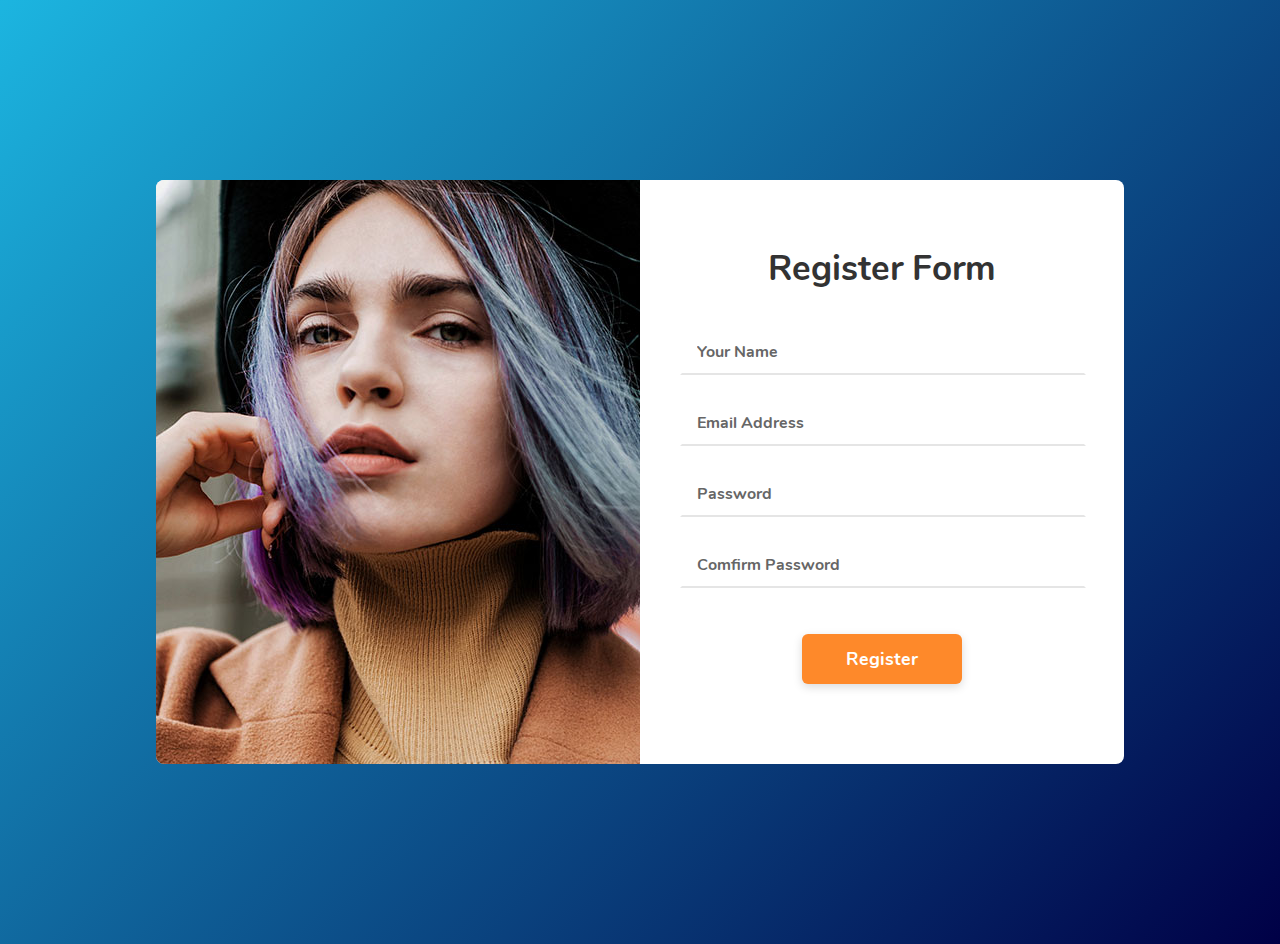
<file: SignalRWebUI/wwwroot/colorlib-regform-32/index.html>
<!DOCTYPE html>
<html>
<head>
	<meta charset="utf-8">
	<title>Form-v6 by Colorlib</title>
	<!-- Mobile Specific Metas -->
	<meta name="viewport" content="width=device-width, initial-scale=1, maximum-scale=1">
	<!-- Font-->
	<link rel="stylesheet" type="text/css" href="css/nunito-font.css">
	<!-- Main Style Css -->
    <link rel="stylesheet" href="css/style.css"/>
</head>
<body class="form-v6">
	<div class="page-content">
		<div class="form-v6-content">
			<div class="form-left">
				<img src="images/form-v6.jpg" alt="form">
			</div>
			<form class="form-detail" action="#" method="post">
				<h2>Register Form</h2>
				<div class="form-row">
					<input type="text" name="full-name" id="full-name" class="input-text" placeholder="Your Name" required>
				</div>
				<div class="form-row">
					<input type="text" name="your-email" id="your-email" class="input-text" placeholder="Email Address" required pattern="[^@]+@[^@]+.[a-zA-Z]{2,6}">
				</div>
				<div class="form-row">
					<input type="password" name="password" id="password" class="input-text" placeholder="Password" required>
				</div>
				<div class="form-row">
					<input type="password" name="comfirm-password" id="comfirm-password" class="input-text" placeholder="Comfirm Password" required>
				</div>
				<div class="form-row-last">
					<input type="submit" name="register" class="register" value="Register">
				</div>
			</form>
		</div>
	</div>
</body><!-- This templates was made by Colorlib (https://colorlib.com) -->
</html>
</file>
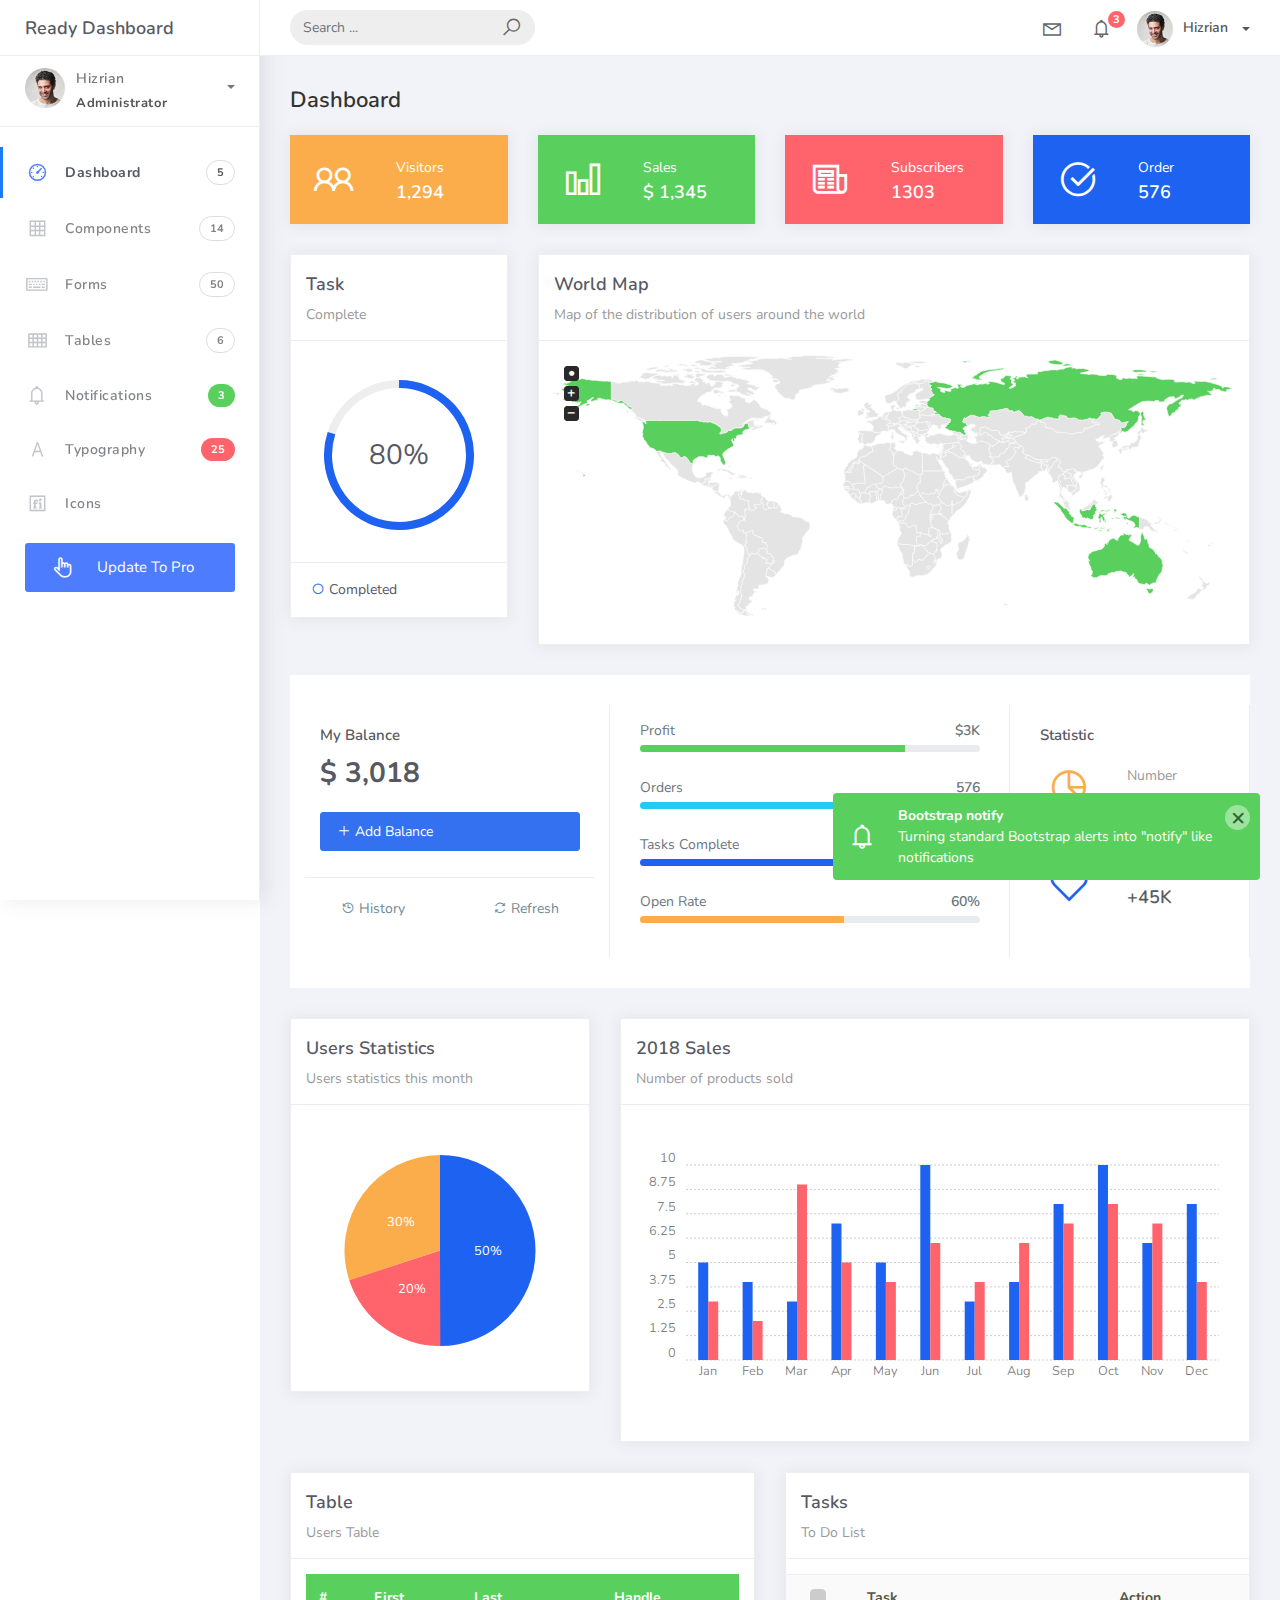
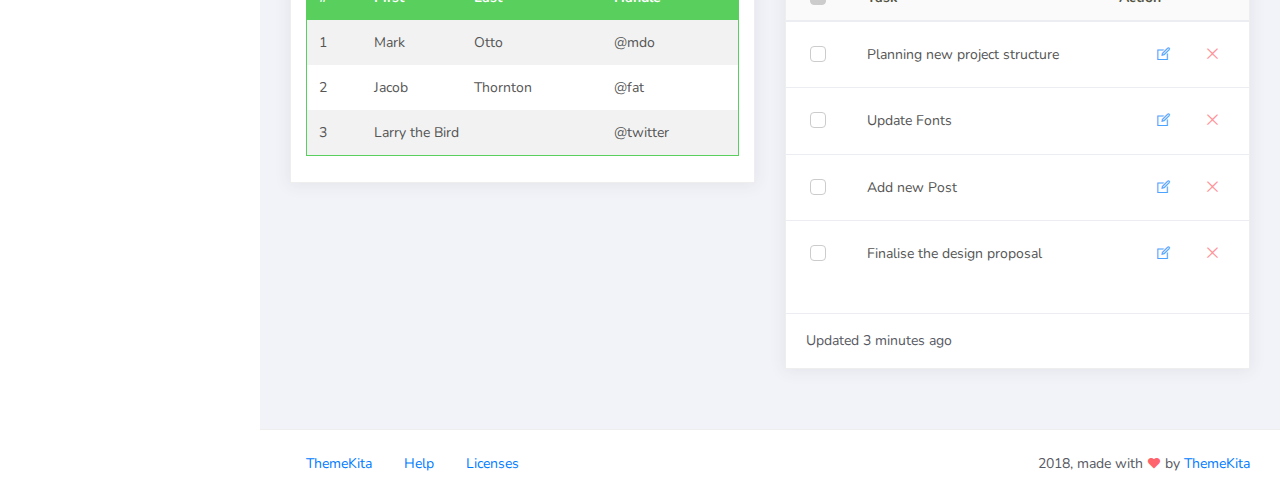
<file: SignalRWebUI/wwwroot/Ready-Bootstrap-Dashboard-master/index.html>
<!DOCTYPE html>
<html>
<head>
	<meta http-equiv="X-UA-Compatible" content="IE=edge,chrome=1" />
	<title>Ready Bootstrap Dashboard</title>
	<meta content='width=device-width, initial-scale=1.0, maximum-scale=1.0, user-scalable=0, shrink-to-fit=no' name='viewport' />
	<link rel="stylesheet" href="assets/css/bootstrap.min.css">
	<link rel="stylesheet" href="https://fonts.googleapis.com/css?family=Nunito:200,200i,300,300i,400,400i,600,600i,700,700i,800,800i,900,900i">
	<link rel="stylesheet" href="assets/css/ready.css">
	<link rel="stylesheet" href="assets/css/demo.css">
</head>
<body>
	<div class="wrapper">
		<div class="main-header">
			<div class="logo-header">
				<a href="index.html" class="logo">
					Ready Dashboard
				</a>
				<button class="navbar-toggler sidenav-toggler ml-auto" type="button" data-toggle="collapse" data-target="collapse" aria-controls="sidebar" aria-expanded="false" aria-label="Toggle navigation">
					<span class="navbar-toggler-icon"></span>
				</button>
				<button class="topbar-toggler more"><i class="la la-ellipsis-v"></i></button>
			</div>
			<nav class="navbar navbar-header navbar-expand-lg">
				<div class="container-fluid">
					
					<form class="navbar-left navbar-form nav-search mr-md-3" action="">
						<div class="input-group">
							<input type="text" placeholder="Search ..." class="form-control">
							<div class="input-group-append">
								<span class="input-group-text">
									<i class="la la-search search-icon"></i>
								</span>
							</div>
						</div>
					</form>
					<ul class="navbar-nav topbar-nav ml-md-auto align-items-center">
						<li class="nav-item dropdown hidden-caret">
							<a class="nav-link dropdown-toggle" href="#" id="navbarDropdown" role="button" data-toggle="dropdown" aria-haspopup="true" aria-expanded="false">
								<i class="la la-envelope"></i>
							</a>
							<div class="dropdown-menu" aria-labelledby="navbarDropdown">
								<a class="dropdown-item" href="#">Action</a>
								<a class="dropdown-item" href="#">Another action</a>
								<div class="dropdown-divider"></div>
								<a class="dropdown-item" href="#">Something else here</a>
							</div>
						</li>
						<li class="nav-item dropdown hidden-caret">
							<a class="nav-link dropdown-toggle" href="#" id="navbarDropdown" role="button" data-toggle="dropdown" aria-haspopup="true" aria-expanded="false">
								<i class="la la-bell"></i>
								<span class="notification">3</span>
							</a>
							<ul class="dropdown-menu notif-box" aria-labelledby="navbarDropdown">
								<li>
									<div class="dropdown-title">You have 4 new notification</div>
								</li>
								<li>
									<div class="notif-center">
										<a href="#">
											<div class="notif-icon notif-primary"> <i class="la la-user-plus"></i> </div>
											<div class="notif-content">
												<span class="block">
													New user registered
												</span>
												<span class="time">5 minutes ago</span> 
											</div>
										</a>
										<a href="#">
											<div class="notif-icon notif-success"> <i class="la la-comment"></i> </div>
											<div class="notif-content">
												<span class="block">
													Rahmad commented on Admin
												</span>
												<span class="time">12 minutes ago</span> 
											</div>
										</a>
										<a href="#">
											<div class="notif-img"> 
												<img src="assets/img/profile2.jpg" alt="Img Profile">
											</div>
											<div class="notif-content">
												<span class="block">
													Reza send messages to you
												</span>
												<span class="time">12 minutes ago</span> 
											</div>
										</a>
										<a href="#">
											<div class="notif-icon notif-danger"> <i class="la la-heart"></i> </div>
											<div class="notif-content">
												<span class="block">
													Farrah liked Admin
												</span>
												<span class="time">17 minutes ago</span> 
											</div>
										</a>
									</div>
								</li>
								<li>
									<a class="see-all" href="javascript:void(0);"> <strong>See all notifications</strong> <i class="la la-angle-right"></i> </a>
								</li>
							</ul>
						</li>
						<li class="nav-item dropdown">
							<a class="dropdown-toggle profile-pic" data-toggle="dropdown" href="#" aria-expanded="false"> <img src="assets/img/profile.jpg" alt="user-img" width="36" class="img-circle"><span >Hizrian</span></span> </a>
							<ul class="dropdown-menu dropdown-user">
								<li>
									<div class="user-box">
										<div class="u-img"><img src="assets/img/profile.jpg" alt="user"></div>
										<div class="u-text">
											<h4>Hizrian</h4>
											<p class="text-muted">hello@themekita.com</p><a href="profile.html" class="btn btn-rounded btn-danger btn-sm">View Profile</a></div>
										</div>
									</li>
									<div class="dropdown-divider"></div>
									<a class="dropdown-item" href="#"><i class="ti-user"></i> My Profile</a>
									<a class="dropdown-item" href="#"></i> My Balance</a>
									<a class="dropdown-item" href="#"><i class="ti-email"></i> Inbox</a>
									<div class="dropdown-divider"></div>
									<a class="dropdown-item" href="#"><i class="ti-settings"></i> Account Setting</a>
									<div class="dropdown-divider"></div>
									<a class="dropdown-item" href="#"><i class="fa fa-power-off"></i> Logout</a>
								</ul>
								<!-- /.dropdown-user -->
							</li>
						</ul>
					</div>
				</nav>
			</div>
			<div class="sidebar">
				<div class="scrollbar-inner sidebar-wrapper">
					<div class="user">
						<div class="photo">
							<img src="assets/img/profile.jpg">
						</div>
						<div class="info">
							<a class="" data-toggle="collapse" href="#collapseExample" aria-expanded="true">
								<span>
									Hizrian
									<span class="user-level">Administrator</span>
									<span class="caret"></span>
								</span>
							</a>
							<div class="clearfix"></div>

							<div class="collapse in" id="collapseExample" aria-expanded="true" style="">
								<ul class="nav">
									<li>
										<a href="#profile">
											<span class="link-collapse">My Profile</span>
										</a>
									</li>
									<li>
										<a href="#edit">
											<span class="link-collapse">Edit Profile</span>
										</a>
									</li>
									<li>
										<a href="#settings">
											<span class="link-collapse">Settings</span>
										</a>
									</li>
								</ul>
							</div>
						</div>
					</div>
					<ul class="nav">
						<li class="nav-item active">
							<a href="index.html">
								<i class="la la-dashboard"></i>
								<p>Dashboard</p>
								<span class="badge badge-count">5</span>
							</a>
						</li>
						<li class="nav-item">
							<a href="components.html">
								<i class="la la-table"></i>
								<p>Components</p>
								<span class="badge badge-count">14</span>
							</a>
						</li>
						<li class="nav-item">
							<a href="forms.html">
								<i class="la la-keyboard-o"></i>
								<p>Forms</p>
								<span class="badge badge-count">50</span>
							</a>
						</li>
						<li class="nav-item">
							<a href="tables.html">
								<i class="la la-th"></i>
								<p>Tables</p>
								<span class="badge badge-count">6</span>
							</a>
						</li>
						<li class="nav-item">
							<a href="notifications.html">
								<i class="la la-bell"></i>
								<p>Notifications</p>
								<span class="badge badge-success">3</span>
							</a>
						</li>
						<li class="nav-item">
							<a href="typography.html">
								<i class="la la-font"></i>
								<p>Typography</p>
								<span class="badge badge-danger">25</span>
							</a>
						</li>
						<li class="nav-item">
							<a href="icons.html">
								<i class="la la-fonticons"></i>
								<p>Icons</p>
							</a>
						</li>
						<li class="nav-item update-pro">
							<button  data-toggle="modal" data-target="#modalUpdate">
								<i class="la la-hand-pointer-o"></i>
								<p>Update To Pro</p>
							</button>
						</li>
					</ul>
				</div>
			</div>
			<div class="main-panel">
				<div class="content">
					<div class="container-fluid">
						<h4 class="page-title">Dashboard</h4>
						<div class="row">
							<div class="col-md-3">
								<div class="card card-stats card-warning">
									<div class="card-body ">
										<div class="row">
											<div class="col-5">
												<div class="icon-big text-center">
													<i class="la la-users"></i>
												</div>
											</div>
											<div class="col-7 d-flex align-items-center">
												<div class="numbers">
													<p class="card-category">Visitors</p>
													<h4 class="card-title">1,294</h4>
												</div>
											</div>
										</div>
									</div>
								</div>
							</div>
							<div class="col-md-3">
								<div class="card card-stats card-success">
									<div class="card-body ">
										<div class="row">
											<div class="col-5">
												<div class="icon-big text-center">
													<i class="la la-bar-chart"></i>
												</div>
											</div>
											<div class="col-7 d-flex align-items-center">
												<div class="numbers">
													<p class="card-category">Sales</p>
													<h4 class="card-title">$ 1,345</h4>
												</div>
											</div>
										</div>
									</div>
								</div>
							</div>
							<div class="col-md-3">
								<div class="card card-stats card-danger">
									<div class="card-body">
										<div class="row">
											<div class="col-5">
												<div class="icon-big text-center">
													<i class="la la-newspaper-o"></i>
												</div>
											</div>
											<div class="col-7 d-flex align-items-center">
												<div class="numbers">
													<p class="card-category">Subscribers</p>
													<h4 class="card-title">1303</h4>
												</div>
											</div>
										</div>
									</div>
								</div>
							</div>
							<div class="col-md-3">
								<div class="card card-stats card-primary">
									<div class="card-body ">
										<div class="row">
											<div class="col-5">
												<div class="icon-big text-center">
													<i class="la la-check-circle"></i>
												</div>
											</div>
											<div class="col-7 d-flex align-items-center">
												<div class="numbers">
													<p class="card-category">Order</p>
													<h4 class="card-title">576</h4>
												</div>
											</div>
										</div>
									</div>
								</div>
							</div>
<!-- 							<div class="col-md-3">
								<div class="card card-stats">
									<div class="card-body ">
										<div class="row">
											<div class="col-5">
												<div class="icon-big text-center icon-warning">
													<i class="la la-pie-chart text-warning"></i>
												</div>
											</div>
											<div class="col-7 d-flex align-items-center">
												<div class="numbers">
													<p class="card-category">Number</p>
													<h4 class="card-title">150GB</h4>
												</div>
											</div>
										</div>
									</div>
								</div>
							</div>
							<div class="col-md-3">
								<div class="card card-stats">
									<div class="card-body ">
										<div class="row">
											<div class="col-5">
												<div class="icon-big text-center">
													<i class="la la-bar-chart text-success"></i>
												</div>
											</div>
											<div class="col-7 d-flex align-items-center">
												<div class="numbers">
													<p class="card-category">Revenue</p>
													<h4 class="card-title">$ 1,345</h4>
												</div>
											</div>
										</div>
									</div>
								</div>
							</div>
							<div class="col-md-3">
								<div class="card card-stats">
									<div class="card-body">
										<div class="row">
											<div class="col-5">
												<div class="icon-big text-center">
													<i class="la la-times-circle-o text-danger"></i>
												</div>
											</div>
											<div class="col-7 d-flex align-items-center">
												<div class="numbers">
													<p class="card-category">Errors</p>
													<h4 class="card-title">23</h4>
												</div>
											</div>
										</div>
									</div>
								</div>
							</div>
							<div class="col-md-3">
								<div class="card card-stats">
									<div class="card-body">
										<div class="row">
											<div class="col-5">
												<div class="icon-big text-center">
													<i class="la la-heart-o text-primary"></i>
												</div>
											</div>
											<div class="col-7 d-flex align-items-center">
												<div class="numbers">
													<p class="card-category">Followers</p>
													<h4 class="card-title">+45K</h4>
												</div>
											</div>
										</div>
									</div>
								</div>
							</div> -->
						</div>
						<div class="row">
							<div class="col-md-3">
								<div class="card">
									<div class="card-header">
										<h4 class="card-title">Task</h4>
										<p class="card-category">Complete</p>
									</div>
									<div class="card-body">
										<div id="task-complete" class="chart-circle mt-4 mb-3"></div>
									</div>
									<div class="card-footer">
										<div class="legend"><i class="la la-circle text-primary"></i> Completed</div>
									</div>
								</div>
							</div>
							<div class="col-md-9">
								<div class="card">
									<div class="card-header">
										<h4 class="card-title">World Map</h4>
										<p class="card-category">
										Map of the distribution of users around the world</p>
									</div>
									<div class="card-body">
										<div class="mapcontainer">
											<div class="map">
												<span>Alternative content for the map</span>
											</div>
										</div>
									</div>
								</div>
							</div>
						</div>
						<div class="row row-card-no-pd">
							<div class="col-md-4">
								<div class="card">
									<div class="card-body">
										<p class="fw-bold mt-1">My Balance</p>
										<h4><b>$ 3,018</b></h4>
										<a href="#" class="btn btn-primary btn-full text-left mt-3 mb-3"><i class="la la-plus"></i> Add Balance</a>
									</div>
									<div class="card-footer">
										<ul class="nav">
											<li class="nav-item"><a class="btn btn-default btn-link" href="#"><i class="la la-history"></i> History</a></li>
											<li class="nav-item ml-auto"><a class="btn btn-default btn-link" href="#"><i class="la la-refresh"></i> Refresh</a></li>
										</ul>
									</div>
								</div>
							</div>
							<div class="col-md-5">
								<div class="card">
									<div class="card-body">
										<div class="progress-card">
											<div class="d-flex justify-content-between mb-1">
												<span class="text-muted">Profit</span>
												<span class="text-muted fw-bold"> $3K</span>
											</div>
											<div class="progress mb-2" style="height: 7px;">
												<div class="progress-bar bg-success" role="progressbar" style="width: 78%" aria-valuenow="78" aria-valuemin="0" aria-valuemax="100" data-toggle="tooltip" data-placement="top" title="78%"></div>
											</div>
										</div>
										<div class="progress-card">
											<div class="d-flex justify-content-between mb-1">
												<span class="text-muted">Orders</span>
												<span class="text-muted fw-bold"> 576</span>
											</div>
											<div class="progress mb-2" style="height: 7px;">
												<div class="progress-bar bg-info" role="progressbar" style="width: 65%" aria-valuenow="60" aria-valuemin="0" aria-valuemax="100" data-toggle="tooltip" data-placement="top" title="65%"></div>
											</div>
										</div>
										<div class="progress-card">
											<div class="d-flex justify-content-between mb-1">
												<span class="text-muted">Tasks Complete</span>
												<span class="text-muted fw-bold"> 70%</span>
											</div>
											<div class="progress mb-2" style="height: 7px;">
												<div class="progress-bar bg-primary" role="progressbar" style="width: 70%" aria-valuenow="70" aria-valuemin="0" aria-valuemax="100" data-toggle="tooltip" data-placement="top" title="70%"></div>
											</div>
										</div>
										<div class="progress-card">
											<div class="d-flex justify-content-between mb-1">
												<span class="text-muted">Open Rate</span>
												<span class="text-muted fw-bold"> 60%</span>
											</div>
											<div class="progress mb-2" style="height: 7px;">
												<div class="progress-bar bg-warning" role="progressbar" style="width: 60%" aria-valuenow="60" aria-valuemin="0" aria-valuemax="100" data-toggle="tooltip" data-placement="top" title="60%"></div>
											</div>
										</div>
									</div>
								</div>
							</div>
							<div class="col-md-3">
								<div class="card card-stats">
									<div class="card-body">
										<p class="fw-bold mt-1">Statistic</p>
										<div class="row">
											<div class="col-5">
												<div class="icon-big text-center icon-warning">
													<i class="la la-pie-chart text-warning"></i>
												</div>
											</div>
											<div class="col-7 d-flex align-items-center">
												<div class="numbers">
													<p class="card-category">Number</p>
													<h4 class="card-title">150GB</h4>
												</div>
											</div>
										</div>
										<hr/>
										<div class="row">
											<div class="col-5">
												<div class="icon-big text-center">
													<i class="la la-heart-o text-primary"></i>
												</div>
											</div>
											<div class="col-7 d-flex align-items-center">
												<div class="numbers">
													<p class="card-category">Followers</p>
													<h4 class="card-title">+45K</h4>
												</div>
											</div>
										</div>
									</div>
								</div>
							</div>
						</div>
						<div class="row">
							<div class="col-md-4">
								<div class="card">
									<div class="card-header">
										<h4 class="card-title">Users Statistics</h4>
										<p class="card-category">
										Users statistics this month</p>
									</div>
									<div class="card-body">
										<div id="monthlyChart" class="chart chart-pie"></div>
									</div>
								</div>
							</div>
							<div class="col-md-8">
								<div class="card">
									<div class="card-header">
										<h4 class="card-title">2018 Sales</h4>
										<p class="card-category">
										Number of products sold</p>
									</div>
									<div class="card-body">
										<div id="salesChart" class="chart"></div>
									</div>
								</div>
							</div>
							<div class="col-md-6">
								<div class="card">
									<div class="card-header ">
										<h4 class="card-title">Table</h4>
										<p class="card-category">Users Table</p>
									</div>
									<div class="card-body">
										<table class="table table-head-bg-success table-striped table-hover">
											<thead>
												<tr>
													<th scope="col">#</th>
													<th scope="col">First</th>
													<th scope="col">Last</th>
													<th scope="col">Handle</th>
												</tr>
											</thead>
											<tbody>
												<tr>
													<td>1</td>
													<td>Mark</td>
													<td>Otto</td>
													<td>@mdo</td>
												</tr>
												<tr>
													<td>2</td>
													<td>Jacob</td>
													<td>Thornton</td>
													<td>@fat</td>
												</tr>
												<tr>
													<td>3</td>
													<td colspan="2">Larry the Bird</td>
													<td>@twitter</td>
												</tr>
											</tbody>
										</table>
									</div>
								</div>
							</div>
							<div class="col-md-6">
								<div class="card card-tasks">
									<div class="card-header ">
										<h4 class="card-title">Tasks</h4>
										<p class="card-category">To Do List</p>
									</div>
									<div class="card-body ">
										<div class="table-full-width">
											<table class="table">
												<thead>
													<tr>
														<th>
															<div class="form-check">
																<label class="form-check-label">
																	<input class="form-check-input  select-all-checkbox" type="checkbox" data-select="checkbox" data-target=".task-select">
																	<span class="form-check-sign"></span>
																</label>
															</div>
														</th>
														<th>Task</th>
														<th>Action</th>
													</tr>
												</thead>
												<tbody>
													<tr>
														<td>
															<div class="form-check">
																<label class="form-check-label">
																	<input class="form-check-input task-select" type="checkbox">
																	<span class="form-check-sign"></span>
																</label>
															</div>
														</td>
														<td>Planning new project structure</td>
														<td class="td-actions text-right">
															<div class="form-button-action">
																<button type="button" data-toggle="tooltip" title="Edit Task" class="btn btn-link <btn-simple-primary">
																	<i class="la la-edit"></i>
																</button>
																<button type="button" data-toggle="tooltip" title="Remove" class="btn btn-link btn-simple-danger">
																	<i class="la la-times"></i>
																</button>
															</div>
														</td>
													</tr>
													<tr>
														<td>
															<div class="form-check">
																<label class="form-check-label">
																	<input class="form-check-input task-select" type="checkbox">
																	<span class="form-check-sign"></span>
																</label>
															</div>
														</td>
														<td>Update Fonts</td>
														<td class="td-actions text-right">
															<div class="form-button-action">
																<button type="button" data-toggle="tooltip" title="Edit Task" class="btn btn-link <btn-simple-primary">
																	<i class="la la-edit"></i>
																</button>
																<button type="button" data-toggle="tooltip" title="Remove" class="btn btn-link btn-simple-danger">
																	<i class="la la-times"></i>
																</button>
															</div>
														</td>
													</tr>
													<tr>
														<td>
															<div class="form-check">
																<label class="form-check-label">
																	<input class="form-check-input task-select" type="checkbox">
																	<span class="form-check-sign"></span>
																</label>
															</div>
														</td>
														<td>Add new Post
														</td>
														<td class="td-actions text-right">
															<div class="form-button-action">
																<button type="button" data-toggle="tooltip" title="Edit Task" class="btn btn-link <btn-simple-primary">
																	<i class="la la-edit"></i>
																</button>
																<button type="button" data-toggle="tooltip" title="Remove" class="btn btn-link btn-simple-danger">
																	<i class="la la-times"></i>
																</button>
															</div>
														</td>
													</tr>
													<tr>
														<td>
															<div class="form-check">
																<label class="form-check-label">
																	<input class="form-check-input task-select" type="checkbox">
																	<span class="form-check-sign"></span>
																</label>
															</div>
														</td>
														<td>Finalise the design proposal</td>
														<td class="td-actions text-right">
															<div class="form-button-action">
																<button type="button" data-toggle="tooltip" title="Edit Task" class="btn btn-link <btn-simple-primary">
																	<i class="la la-edit"></i>
																</button>
																<button type="button" data-toggle="tooltip" title="Remove" class="btn btn-link btn-simple-danger">
																	<i class="la la-times"></i>
																</button>
															</div>
														</td>
													</tr>
												</tbody>
											</table>
										</div>
									</div>
									<div class="card-footer ">
										<div class="stats">
											<i class="now-ui-icons loader_refresh spin"></i> Updated 3 minutes ago
										</div>
									</div>
								</div>
							</div>
						</div>
					</div>
				</div>
				<footer class="footer">
					<div class="container-fluid">
						<nav class="pull-left">
							<ul class="nav">
								<li class="nav-item">
									<a class="nav-link" href="http://www.themekita.com">
										ThemeKita
									</a>
								</li>
								<li class="nav-item">
									<a class="nav-link" href="#">
										Help
									</a>
								</li>
								<li class="nav-item">
									<a class="nav-link" href="https://themewagon.com/license/#free-item">
										Licenses
									</a>
								</li>
							</ul>
						</nav>
						<div class="copyright ml-auto">
							2018, made with <i class="la la-heart heart text-danger"></i> by <a href="http://www.themekita.com">ThemeKita</a>
						</div>				
					</div>
				</footer>
			</div>
		</div>
	</div>
	<!-- Modal -->
	<div class="modal fade" id="modalUpdate" tabindex="-1" role="dialog" aria-labelledby="modalUpdatePro" aria-hidden="true">
		<div class="modal-dialog modal-dialog-centered" role="document">
			<div class="modal-content">
				<div class="modal-header bg-primary">
					<h6 class="modal-title"><i class="la la-frown-o"></i> Under Development</h6>
					<button type="button" class="close" data-dismiss="modal" aria-label="Close">
						<span aria-hidden="true">&times;</span>
					</button>
				</div>
				<div class="modal-body text-center">									
					<p>Currently the pro version of the <b>Ready Dashboard</b> Bootstrap is in progress development</p>
					<p>
						<b>We'll let you know when it's done</b></p>
				</div>
				<div class="modal-footer">
					<button type="button" class="btn btn-secondary" data-dismiss="modal">Close</button>
				</div>
			</div>
		</div>
	</div>
</body>
<script src="assets/js/core/jquery.3.2.1.min.js"></script>
<script src="assets/js/plugin/jquery-ui-1.12.1.custom/jquery-ui.min.js"></script>
<script src="assets/js/core/popper.min.js"></script>
<script src="assets/js/core/bootstrap.min.js"></script>
<script src="assets/js/plugin/chartist/chartist.min.js"></script>
<script src="assets/js/plugin/chartist/plugin/chartist-plugin-tooltip.min.js"></script>
<script src="assets/js/plugin/bootstrap-notify/bootstrap-notify.min.js"></script>
<script src="assets/js/plugin/bootstrap-toggle/bootstrap-toggle.min.js"></script>
<script src="assets/js/plugin/jquery-mapael/jquery.mapael.min.js"></script>
<script src="assets/js/plugin/jquery-mapael/maps/world_countries.min.js"></script>
<script src="assets/js/plugin/chart-circle/circles.min.js"></script>
<script src="assets/js/plugin/jquery-scrollbar/jquery.scrollbar.min.js"></script>
<script src="assets/js/ready.min.js"></script>
<script src="assets/js/demo.js"></script>
</html>
</file>
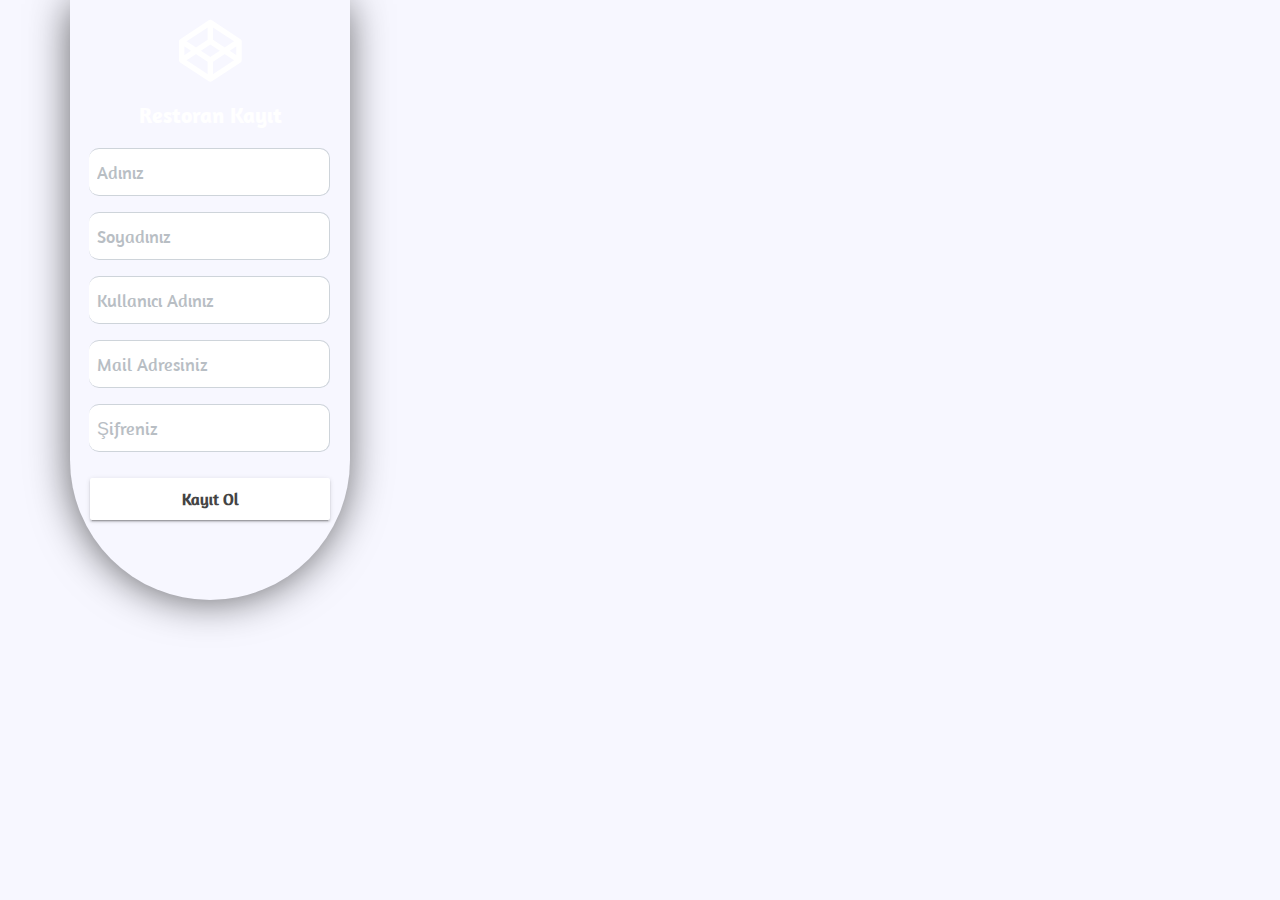
<file: SignalRWebUI/wwwroot/register/index.html>
<!doctype html>
<html lang="en">

<head>
    <meta charset="utf-8">
    <meta name="viewport" content="width=device-width, initial-scale=1, shrink-to-fit=no">
    <title> Free Dental Medical Hospital Website Template | Smarteyeapps.com</title>

    <link rel="shortcut icon" href="assets/images/fav.jpg">
    <link rel="stylesheet" href="assets/css/bootstrap.min.css">
    <link rel="stylesheet" href="assets/css/fontawsom-all.min.css">
    <link rel="stylesheet" type="text/css" href="assets/css/style.css" />
</head>

    <body class="h-100">
        <div class="container-fluid full-bg h-100">
           <div class="container h-100">
              
               <div class="row no-margin">
                   <div class="bg-layer  ">
                       <form action="#">
                        <div class="login-box row">
                           <i class="fab fa-codepen"></i>
                            <h3>Restoran Kayıt</h3>
                            <div class="input-group mb-3">
                              <div class="input-group-prepend">
                              
                              </div>
                              <input style="border-radius: 10px;" type="text" class="form-control form-control-sm" placeholder="Adınız" asp-for="Name" required >
                            </div>
                            <div class="input-group mb-3">
                              <div class="input-group-prepend">
                            
                              </div>
                              <input style="border-radius: 10px;" type="text" class="form-control form-control-sm" placeholder="Soyadınız" asp-for="Surname" required>
                            </div>
                            <div class="input-group mb-3">
                              <div class="input-group-prepend">
                             
                              </div>
                              <input style="border-radius: 10px;" type="text" class="form-control form-control-sm" placeholder="Kullanıcı Adınız" asp-for="Username" required>
                            </div>
                            <div class="input-group mb-3">
                              <div class="input-group-prepend">
                            
                              </div>
                              <input style="border-radius: 10px;" type="email" class="form-control form-control-sm" placeholder="Mail Adresiniz" asp-for="Mail" required>
                            </div>
                            <div class="input-group mb-3">
                              <div class="input-group-prepend">
                       
                              </div>
                              <input style="border-radius: 10px;" type="password" class="form-control form-control-sm" placeholder="Şifreniz"asp-for="Password" required >
                            </div>

                            
                          
                            <button class="btn btn-default">Kayıt Ol</button>
                   
                        </div>
                        </form>
                    </div>    
               </div>
              
           
           </div>
            
        </div>
    </body>

<script src="assets/js/jquery-3.2.1.min.js"></script>
<script src="assets/js/popper.min.js"></script>
<script src="assets/js/bootstrap.min.js"></script>        
<script src="assets/js/script.js"></script>


</html>
</file>
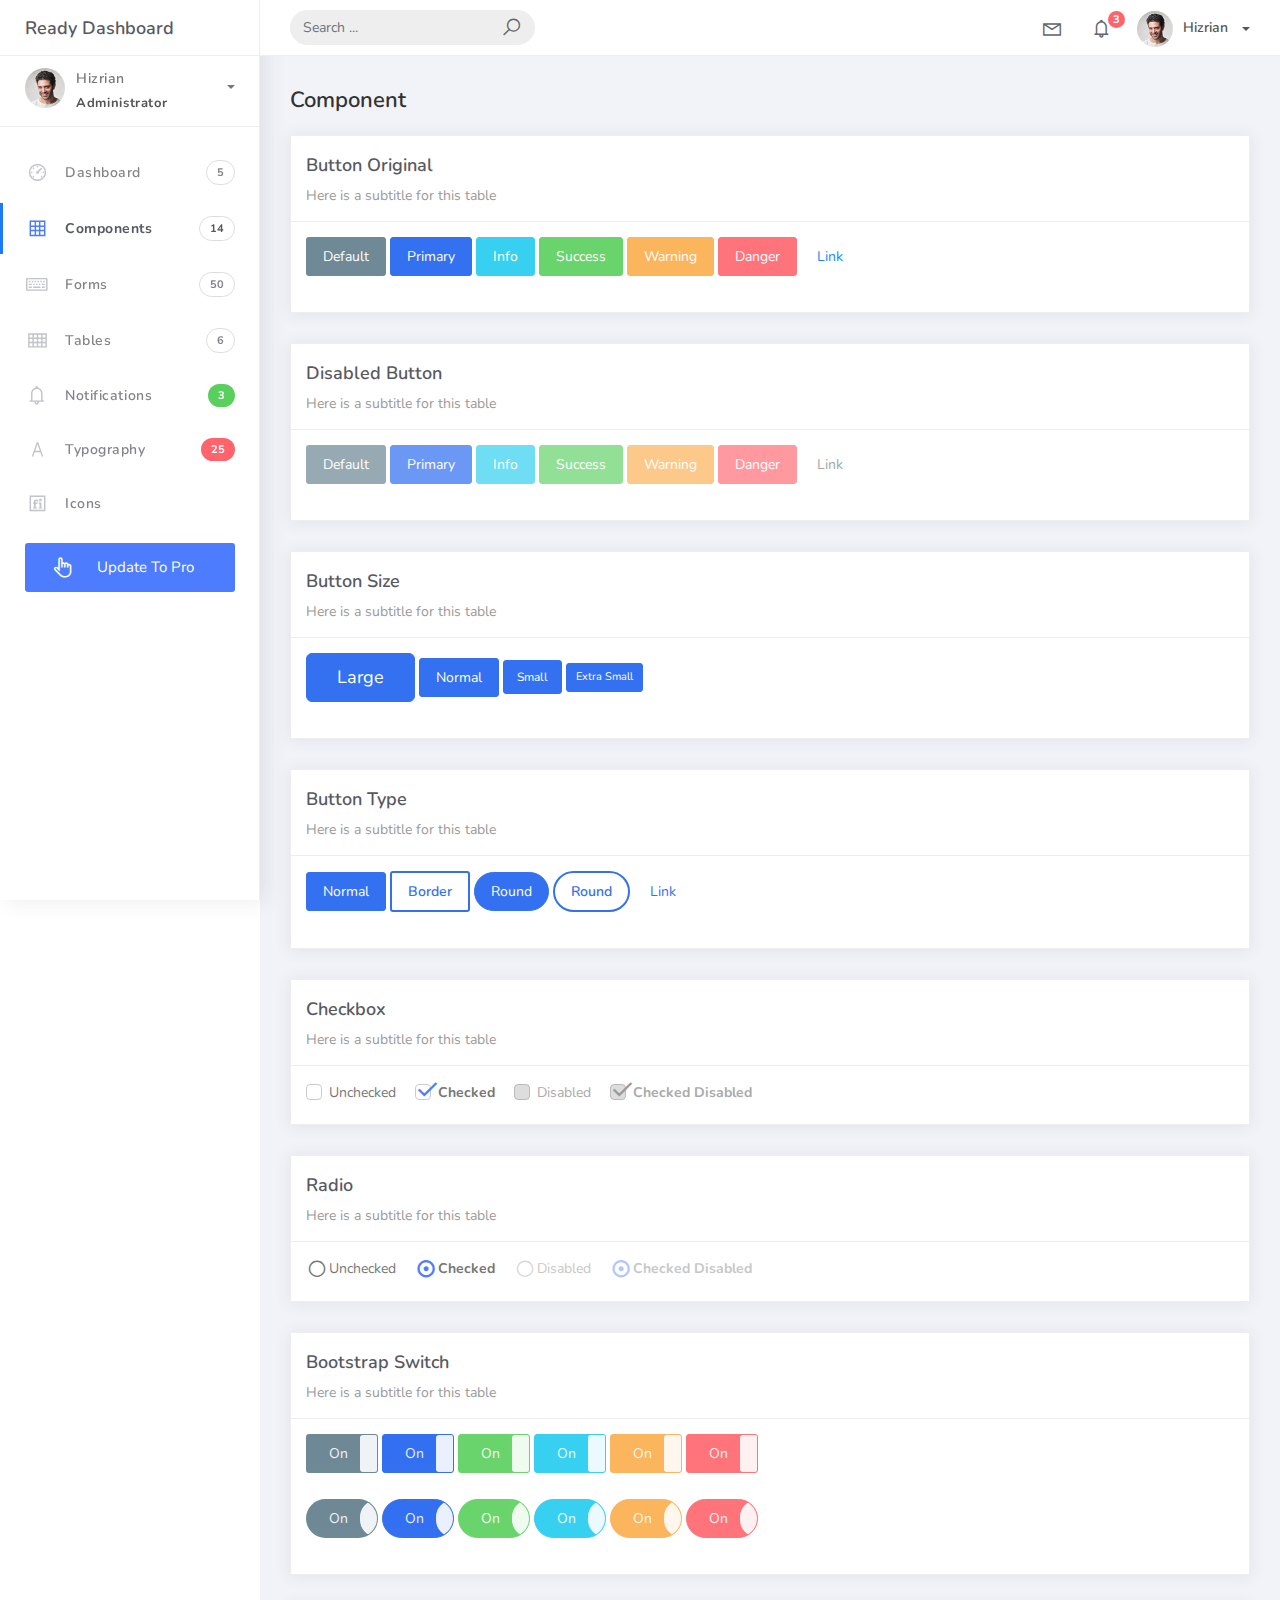
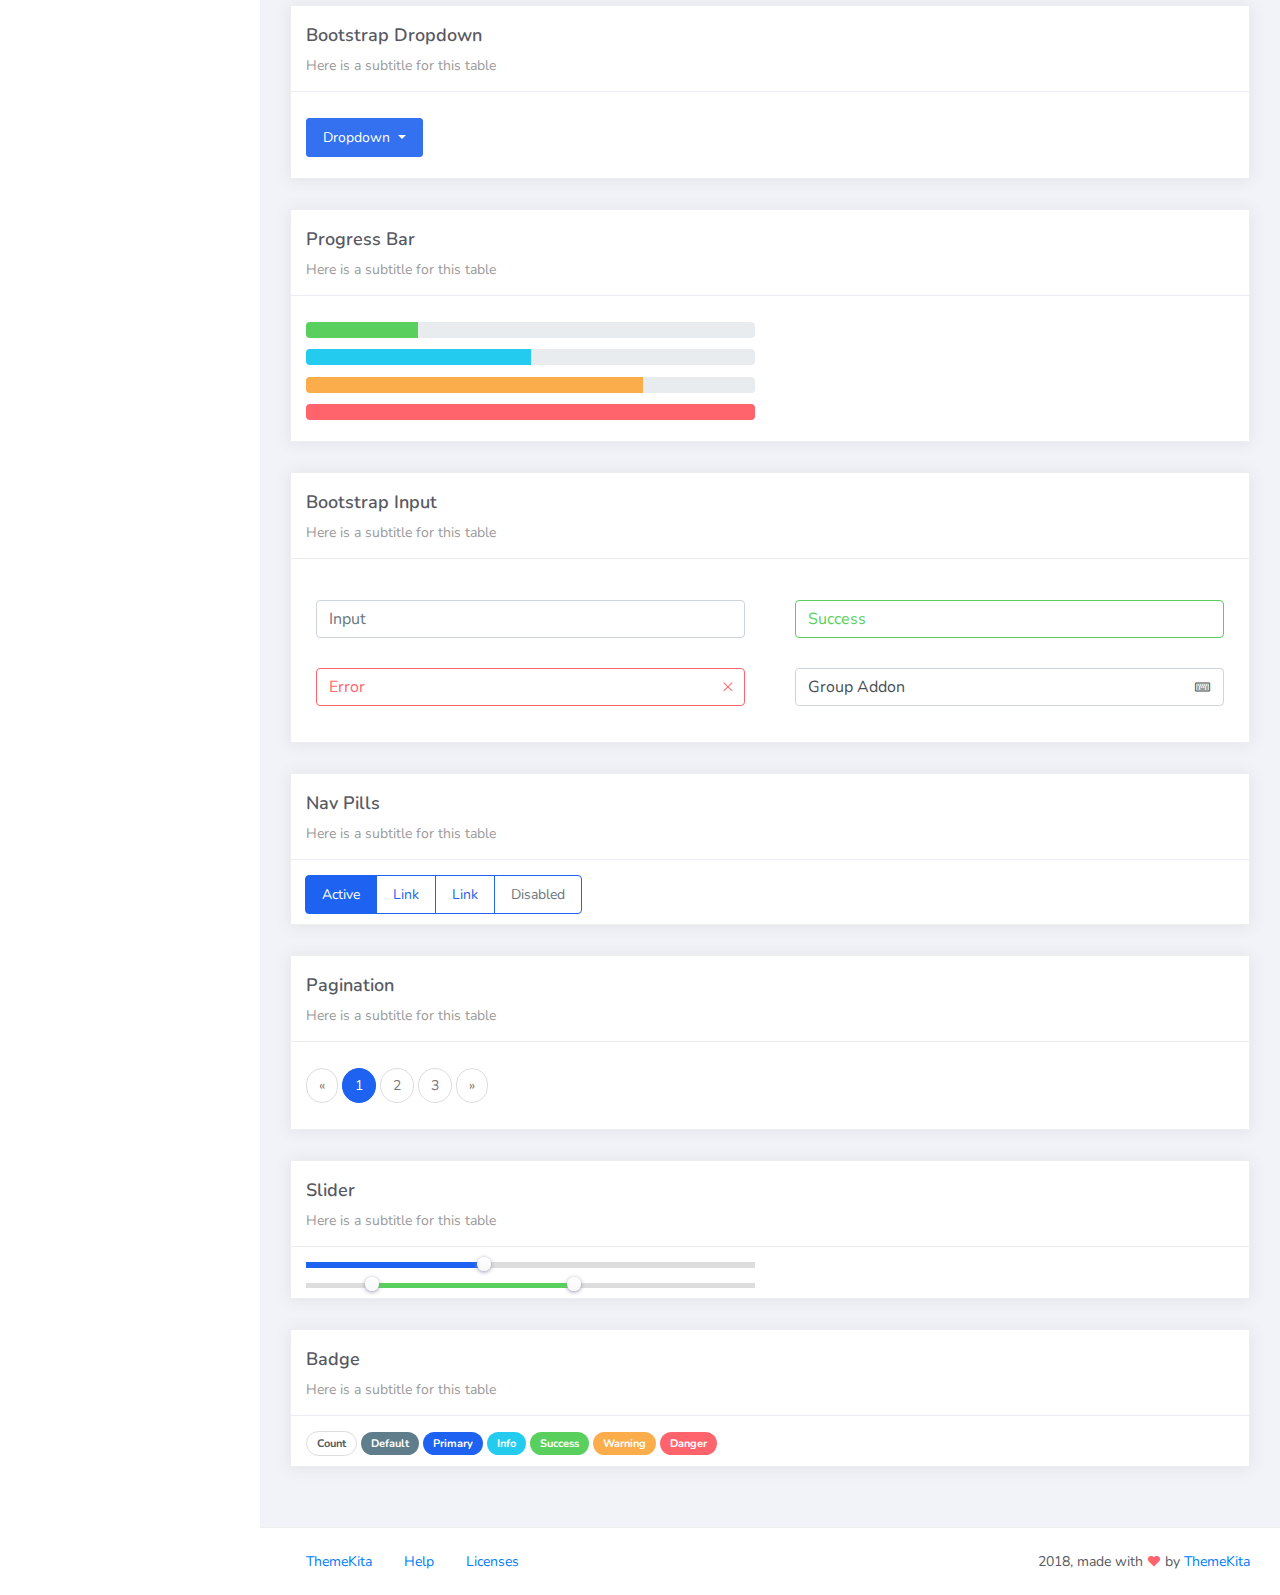
<file: SignalRWebUI/wwwroot/Ready-Bootstrap-Dashboard-master/components.html>
<!DOCTYPE html>
<html>
<head>
	<meta http-equiv="X-UA-Compatible" content="IE=edge,chrome=1" />
	<title>Components - Ready Bootstrap Dashboard</title>
	<meta content='width=device-width, initial-scale=1.0, maximum-scale=1.0, user-scalable=0, shrink-to-fit=no' name='viewport' />
	<link rel="stylesheet" href="assets/css/bootstrap.min.css">
	<link rel="stylesheet" href="https://fonts.googleapis.com/css?family=Nunito:200,200i,300,300i,400,400i,600,600i,700,700i,800,800i,900,900i">
	<link rel="stylesheet" href="assets/css/ready.css">
	<link rel="stylesheet" href="assets/css/demo.css">
</head>
<body>
	<div class="wrapper">
		<div class="main-header">
			<div class="logo-header">
				<a href="index.html" class="logo">
					Ready Dashboard
				</a>
				<button class="navbar-toggler sidenav-toggler ml-auto" type="button" data-toggle="collapse" data-target="collapse" aria-controls="sidebar" aria-expanded="false" aria-label="Toggle navigation">
					<span class="navbar-toggler-icon"></span>
				</button>
				<button class="topbar-toggler more"><i class="la la-ellipsis-v"></i></button>
			</div>
			<nav class="navbar navbar-header navbar-expand-lg">
				<div class="container-fluid">
					
					<form class="navbar-left navbar-form nav-search mr-md-3" action="">
						<div class="input-group">
							<input type="text" placeholder="Search ..." class="form-control">
							<div class="input-group-append">
								<span class="input-group-text">
									<i class="la la-search search-icon"></i>
								</span>
							</div>
						</div>
					</form>
					<ul class="navbar-nav topbar-nav ml-md-auto align-items-center">
						<li class="nav-item dropdown hidden-caret">
							<a class="nav-link dropdown-toggle" href="#" id="navbarDropdown" role="button" data-toggle="dropdown" aria-haspopup="true" aria-expanded="false">
								<i class="la la-envelope"></i>
							</a>
							<div class="dropdown-menu" aria-labelledby="navbarDropdown">
								<a class="dropdown-item" href="#">Action</a>
								<a class="dropdown-item" href="#">Another action</a>
								<div class="dropdown-divider"></div>
								<a class="dropdown-item" href="#">Something else here</a>
							</div>
						</li>
						<li class="nav-item dropdown hidden-caret">
							<a class="nav-link dropdown-toggle" href="#" id="navbarDropdown" role="button" data-toggle="dropdown" aria-haspopup="true" aria-expanded="false">
								<i class="la la-bell"></i>
								<span class="notification">3</span>
							</a>
							<ul class="dropdown-menu notif-box" aria-labelledby="navbarDropdown">
								<li>
									<div class="dropdown-title">You have 4 new notification</div>
								</li>
								<li>
									<div class="notif-center">
										<a href="#">
											<div class="notif-icon notif-primary"> <i class="la la-user-plus"></i> </div>
											<div class="notif-content">
												<span class="block">
													New user registered
												</span>
												<span class="time">5 minutes ago</span> 
											</div>
										</a>
										<a href="#">
											<div class="notif-icon notif-success"> <i class="la la-comment"></i> </div>
											<div class="notif-content">
												<span class="block">
													Rahmad commented on Admin
												</span>
												<span class="time">12 minutes ago</span> 
											</div>
										</a>
										<a href="#">
											<div class="notif-img"> 
												<img src="assets/img/profile2.jpg" alt="Img Profile">
											</div>
											<div class="notif-content">
												<span class="block">
													Reza send messages to you
												</span>
												<span class="time">12 minutes ago</span> 
											</div>
										</a>
										<a href="#">
											<div class="notif-icon notif-danger"> <i class="la la-heart"></i> </div>
											<div class="notif-content">
												<span class="block">
													Farrah liked Admin
												</span>
												<span class="time">17 minutes ago</span> 
											</div>
										</a>
									</div>
								</li>
								<li>
									<a class="see-all" href="javascript:void(0);"> <strong>See all notifications</strong> <i class="la la-angle-right"></i> </a>
								</li>
							</ul>
						</li>
						<li class="nav-item dropdown">
							<a class="dropdown-toggle profile-pic" data-toggle="dropdown" href="#" aria-expanded="false"> <img src="assets/img/profile.jpg" alt="user-img" width="36" class="img-circle"><span >Hizrian</span></span> </a>
							<ul class="dropdown-menu dropdown-user">
								<li>
									<div class="user-box">
										<div class="u-img"><img src="assets/img/profile.jpg" alt="user"></div>
										<div class="u-text">
											<h4>Hizrian</h4>
											<p class="text-muted">hello@themekita.com</p><a href="profile.html" class="btn btn-rounded btn-danger btn-sm">View Profile</a></div>
										</div>
									</li>
									<div class="dropdown-divider"></div>
									<a class="dropdown-item" href="#"><i class="ti-user"></i> My Profile</a>
									<a class="dropdown-item" href="#"></i> My Balance</a>
									<a class="dropdown-item" href="#"><i class="ti-email"></i> Inbox</a>
									<div class="dropdown-divider"></div>
									<a class="dropdown-item" href="#"><i class="ti-settings"></i> Account Setting</a>
									<div class="dropdown-divider"></div>
									<a class="dropdown-item" href="#"><i class="fa fa-power-off"></i> Logout</a>
								</ul>
								<!-- /.dropdown-user -->
							</li>
						</ul>
					</div>
				</nav>
			</div>
			<div class="sidebar">
				<div class="scrollbar-inner sidebar-wrapper">
					<div class="user">
						<div class="photo">
							<img src="assets/img/profile.jpg">
						</div>
						<div class="info">
							<a class="" data-toggle="collapse" href="#collapseExample" aria-expanded="true">
								<span>
									Hizrian
									<span class="user-level">Administrator</span>
									<span class="caret"></span>
								</span>
							</a>
							<div class="clearfix"></div>

							<div class="collapse in" id="collapseExample" aria-expanded="true" style="">
								<ul class="nav">
									<li>
										<a href="#profile">
											<span class="link-collapse">My Profile</span>
										</a>
									</li>
									<li>
										<a href="#edit">
											<span class="link-collapse">Edit Profile</span>
										</a>
									</li>
									<li>
										<a href="#settings">
											<span class="link-collapse">Settings</span>
										</a>
									</li>
								</ul>
							</div>
						</div>
					</div>
					<ul class="nav">
						<li class="nav-item">
							<a href="index.html">
								<i class="la la-dashboard"></i>
								<p>Dashboard</p>
								<span class="badge badge-count">5</span>
							</a>
						</li>
						<li class="nav-item active">
							<a href="components.html">
								<i class="la la-table"></i>
								<p>Components</p>
								<span class="badge badge-count">14</span>
							</a>
						</li>
						<li class="nav-item">
							<a href="forms.html">
								<i class="la la-keyboard-o"></i>
								<p>Forms</p>
								<span class="badge badge-count">50</span>
							</a>
						</li>
						<li class="nav-item">
							<a href="tables.html">
								<i class="la la-th"></i>
								<p>Tables</p>
								<span class="badge badge-count">6</span>
							</a>
						</li>
						<li class="nav-item">
							<a href="notifications.html">
								<i class="la la-bell"></i>
								<p>Notifications</p>
								<span class="badge badge-success">3</span>
							</a>
						</li>
						<li class="nav-item">
							<a href="typography.html">
								<i class="la la-font"></i>
								<p>Typography</p>
								<span class="badge badge-danger">25</span>
							</a>
						</li>
						<li class="nav-item">
							<a href="icons.html">
								<i class="la la-fonticons"></i>
								<p>Icons</p>
							</a>
						</li>
						<li class="nav-item update-pro">
							<button  data-toggle="modal" data-target="#modalUpdate">
								<i class="la la-hand-pointer-o"></i>
								<p>Update To Pro</p>
							</button>
						</li>
					</ul>
				</div>
			</div>
			<div class="main-panel">
				<div class="content">
					<div class="container-fluid">
						<h4 class="page-title">Component</h4>
						<div class="row">
							<div class="col-md-12">
								<div class="card">
									<div class="card-header">
										<h4 class="card-title">Button Original</h4>
										<p class="card-category">Here is a subtitle for this table</p>
									</div>
									<div class="card-body">
										<p class="demo">
											<button class="btn btn-default">Default</button>

											<button class="btn btn-primary">Primary</button>

											<button class="btn btn-info">Info</button>

											<button class="btn btn-success">Success</button>

											<button class="btn btn-warning">Warning</button>

											<button class="btn btn-danger">Danger</button>

											<button class="btn btn-link">Link</button>
										</p>
									</div>
								</div>
							</div>
							<div class="col-md-12">
								<div class="card">
									<div class="card-header">
										<h4 class="card-title">Disabled Button</h4>
										<p class="card-category">Here is a subtitle for this table</p>
									</div>
									<div class="card-body">
										<p class="demo">
											<button class="btn btn-default" disabled="disabled">Default</button>

											<button class="btn btn-primary" disabled="disabled">Primary</button>

											<button class="btn btn-info" disabled="disabled">Info</button>

											<button class="btn btn-success" disabled="disabled">Success</button>

											<button class="btn btn-warning" disabled="disabled">Warning</button>

											<button class="btn btn-danger" disabled="disabled">Danger</button>

											<button class="btn btn-link" disabled>Link</button>
										</p>
									</div>
								</div>
							</div>
							<div class="col-md-12">
								<div class="card">
									<div class="card-header">
										<h4 class="card-title">Button Size</h4>
										<p class="card-category">Here is a subtitle for this table</p>
									</div>
									<div class="card-body">
										<p class="demo">
											<button class="btn btn-primary btn-lg">Large</button>

											<button class="btn btn-primary">Normal</button>

											<button class="btn btn-primary btn-sm">Small</button>

											<button class="btn btn-primary btn-xs">Extra Small</button>
										</p>
									</div>
								</div>
							</div>
							<div class="col-md-12">
								<div class="card">
									<div class="card-header">
										<h4 class="card-title">Button Type</h4>
										<p class="card-category">Here is a subtitle for this table</p>
									</div>
									<div class="card-body">
										<p class="demo">
											<button class="btn btn-primary">Normal</button>
											<button class="btn btn-primary btn-border">Border</button>

											<button class="btn btn-primary btn-round">Round</button>

											<button class="btn btn-primary btn-border btn-round">Round</button>

											<button class="btn btn-primary btn-link">Link</button>
										</p>
									</div>
								</div>
							</div>
							<div class="col-md-12">
								<div class="card">
									<div class="card-header">
										<h4 class="card-title">Checkbox</h4>
										<p class="card-category">Here is a subtitle for this table</p>
									</div>
									<div class="card-body">
										<p class="demo">
											<label class="form-check-label">
												<input class="form-check-input" type="checkbox" value="">
												<span class="form-check-sign">Unchecked</span>
											</label>

											<label class="form-check-label">
												<input class="form-check-input" type="checkbox" value="" checked>
												<span class="form-check-sign">Checked</span>
											</label>

											<label class="form-check-label">
												<input class="form-check-input" type="checkbox" value="" disabled>
												<span class="form-check-sign">Disabled</span>
											</label>

											<label class="form-check-label">
												<input class="form-check-input" type="checkbox" value="" checked disabled>
												<span class="form-check-sign">Checked Disabled</span>
											</label>
										</p>
									</div>
								</div>
							</div>
							<div class="col-md-12">
								<div class="card">
									<div class="card-header">
										<h4 class="card-title">Radio</h4>
										<p class="card-category">Here is a subtitle for this table</p>
									</div>
									<div class="card-body">
										<p class="demo">
											<label class="form-radio-label">
												<input class="form-radio-input" type="radio" name="optionsRadios" value="">
												<span class="form-radio-sign">Unchecked</span>
											</label>
											<label class="form-radio-label">
												<input class="form-radio-input" type="radio" name="optionsRadios" value="" checked>
												<span class="form-radio-sign">Checked</span>
											</label>
											<label class="form-radio-label">
												<input class="form-radio-input" type="radio" value="" disabled>
												<span class="form-radio-sign">Disabled</span>
											</label>
											<label class="form-radio-label">
												<input class="form-radio-input" type="radio" value="" checked disabled>
												<span class="form-radio-sign">Checked Disabled</span>
											</label>
										</p>
									</div>
								</div>
							</div>
							<div class="col-md-12">
								<div class="card">
									<div class="card-header">
										<h4 class="card-title">Bootstrap Switch</h4>
										<p class="card-category">Here is a subtitle for this table</p>
									</div>
									<div class="card-body">
										<p class="demo">
											<input type="checkbox" checked data-toggle="toggle" data-onstyle="default">
											<input type="checkbox" checked data-toggle="toggle" data-onstyle="primary">
											<input type="checkbox" checked data-toggle="toggle" data-onstyle="success">
											<input type="checkbox" checked data-toggle="toggle" data-onstyle="info">
											<input type="checkbox" checked data-toggle="toggle" data-onstyle="warning">
											<input type="checkbox" checked data-toggle="toggle" data-onstyle="danger">
										</p>
										<p class="demo">
											<input type="checkbox" checked data-toggle="toggle" data-onstyle="default" data-style="btn-round">
											<input type="checkbox" checked data-toggle="toggle" data-onstyle="primary" data-style="btn-round">
											<input type="checkbox" checked data-toggle="toggle" data-onstyle="success" data-style="btn-round">
											<input type="checkbox" checked data-toggle="toggle" data-onstyle="info" data-style="btn-round">
											<input type="checkbox" checked data-toggle="toggle" data-onstyle="warning" data-style="btn-round">
											<input type="checkbox" checked data-toggle="toggle" data-onstyle="danger" data-style="btn-round">
										</p>
									</div>
								</div>
							</div>
							<div class="col-md-12">
								<div class="card">
									<div class="card-header">
										<h4 class="card-title">Bootstrap Dropdown</h4>
										<p class="card-category">Here is a subtitle for this table</p>
									</div>
									<div class="card-body">
										<p class="demo">
											<div class="dropdown">

												<button class="btn btn-primary dropdown-toggle" type="button" id="dropdownMenu1" data-toggle="dropdown">

													Dropdown

												</button>

												<ul class="dropdown-menu" role="menu" aria-labelledby="dropdownMenu">

													<a class="dropdown-item" href="#">Action</a>
													<a class="dropdown-item" href="#">Another action</a>
													<div class="dropdown-divider"></div>
													<a class="dropdown-item" href="#">Something else here</a>

												</ul>

											</div>
										</p>
									</div>
								</div>
							</div>
							<div class="col-md-12">
								<div class="card">
									<div class="card-header">
										<h4 class="card-title">Progress Bar</h4>
										<p class="card-category">Here is a subtitle for this table</p>
									</div>
									<div class="card-body">
										<div class="row">
											<div class="col-md-6">
												<p class="demo">
													<div class="progress">
														<div class="progress-bar bg-success" role="progressbar" style="width: 25%" aria-valuenow="25" aria-valuemin="0" aria-valuemax="100"></div>
													</div>
												</p>
												<p class="demo">
													<div class="progress">
														<div class="progress-bar bg-info" role="progressbar" style="width: 50%" aria-valuenow="50" aria-valuemin="0" aria-valuemax="100"></div>
													</div>
												</p>
												<p class="demo">
													<div class="progress">
														<div class="progress-bar bg-warning" role="progressbar" style="width: 75%" aria-valuenow="75" aria-valuemin="0" aria-valuemax="100"></div>
													</div>
												</p>
												<p class="demo">
													<div class="progress">
														<div class="progress-bar bg-danger" role="progressbar" style="width: 100%" aria-valuenow="100" aria-valuemin="0" aria-valuemax="100"></div>
													</div>
												</p>
											</div>
										</div>
									</div>
								</div>
							</div>
							<div class="col-md-12">
								<div class="card">
									<div class="card-header">
										<h4 class="card-title">Bootstrap Input</h4>
										<p class="card-category">Here is a subtitle for this table</p>
									</div>
									<div class="card-body">
										<p class="demo">
											<div class="row">
												<div class="col-md-6">
													<div class="form-group">

														<input type="text" value="" placeholder="Input" class="form-control" />

													</div>
												</div>

												<div class="col-md-6">
													<div class="form-group has-success">

														<input type="text" value="Success" class="form-control" />

													</div>
												</div>

												<div class="col-md-6">
													<div class="form-group has-error has-feedback">

														<input type="text" value="Error" class="form-control" />

														<span class="la la-times form-control-feedback"></span>

													</div>
												</div>

												<div class="col-md-6">
													<div class="form-group">
														<div class="input-group has-icon">

															<input type="text" value="Group Addon" class="form-control">

															<div class="input-group-append">
																<span class="input-group-text input-group-icon"><i class="la la-keyboard-o"></i></span>
															</div>
														</div>
													</div>
												</div>
											</div>
										</p>
									</div>
								</div>
							</div>
							<div class="col-md-12">
								<div class="card">
									<div class="card-header">
										<h4 class="card-title">Nav Pills</h4>
										<p class="card-category">Here is a subtitle for this table</p>
									</div>
									<div class="card-body">
										<ul class="nav nav-pills nav-primary">
											<li class="nav-item">
												<a class="nav-link active" href="#">Active</a>
											</li>
											<li class="nav-item">
												<a class="nav-link" href="#">Link</a>
											</li>
											<li class="nav-item">
												<a class="nav-link" href="#">Link</a>
											</li>
											<li class="nav-item">
												<a class="nav-link disabled" href="#">Disabled</a>
											</li>
										</ul>
									</div>
								</div>
							</div>
							<div class="col-md-12">
								<div class="card">
									<div class="card-header">
										<h4 class="card-title">Pagination</h4>
										<p class="card-category">Here is a subtitle for this table</p>
									</div>
									<div class="card-body">
										<p class="demo">
											<ul class="pagination pg-primary">
												<li class="page-item">
													<a class="page-link" href="#" aria-label="Previous">
														<span aria-hidden="true">&laquo;</span>
														<span class="sr-only">Previous</span>
													</a>
												</li>
												<li class="page-item active"><a class="page-link" href="#">1</a></li>
												<li class="page-item"><a class="page-link" href="#">2</a></li>
												<li class="page-item"><a class="page-link" href="#">3</a></li>
												<li class="page-item">
													<a class="page-link" href="#" aria-label="Next">
														<span aria-hidden="true">&raquo;</span>
														<span class="sr-only">Next</span>
													</a>
												</li>
											</ul>
										</p>
									</div>
								</div>
							</div>
							<div class="col-md-12">
								<div class="card">
									<div class="card-header">
										<h4 class="card-title">Slider</h4>
										<p class="card-category">Here is a subtitle for this table</p>
									</div>
									<div class="card-body">
										<div class="demo">
											<div class="row">
												<div class="col-md-6">
													<div id="slider" class="slider-primary"></div>

													<div id="slider-range" class="slider-success"></div>
												</div>
											</div>
										</div>
									</div>
								</div>
							</div>
							<div class="col-md-12">
								<div class="card">
									<div class="card-header">
										<h4 class="card-title">Badge</h4>
										<p class="card-category">Here is a subtitle for this table</p>
									</div>
									<div class="card-body">
										<span class="badge badge-count">Count</span>
										<span class="badge badge-default">Default</span>
										<span class="badge badge-primary">Primary</span>
										<span class="badge badge-info">Info</span>
										<span class="badge badge-success">Success</span>
										<span class="badge badge-warning">Warning</span>
										<span class="badge badge-danger">Danger</span>
									</div>
								</div>
							</div>
						</div>
					</div>
				</div>
				<footer class="footer">
					<div class="container-fluid">
						<nav class="pull-left">
							<ul class="nav">
								<li class="nav-item">
									<a class="nav-link" href="http://www.themekita.com">
										ThemeKita
									</a>
								</li>
								<li class="nav-item">
									<a class="nav-link" href="#">
										Help
									</a>
								</li>
								<li class="nav-item">
									<a class="nav-link" href="https://themewagon.com/license/#free-item">
										Licenses
									</a>
								</li>
							</ul>
						</nav>
						<div class="copyright ml-auto">
							2018, made with <i class="la la-heart heart text-danger"></i> by <a href="http://www.themekita.com">ThemeKita</a>
						</div>				
					</div>
				</footer>
			</div>
		</div>
	</div>
	<!-- Modal -->
	<div class="modal fade" id="modalUpdate" tabindex="-1" role="dialog" aria-labelledby="modalUpdatePro" aria-hidden="true">
		<div class="modal-dialog modal-dialog-centered" role="document">
			<div class="modal-content">
				<div class="modal-header bg-primary">
					<h6 class="modal-title"><i class="la la-frown-o"></i> Under Development</h6>
					<button type="button" class="close" data-dismiss="modal" aria-label="Close">
						<span aria-hidden="true">&times;</span>
					</button>
				</div>
				<div class="modal-body text-center">									
					<p>Currently the pro version of the <b>Ready Dashboard</b> Bootstrap is in progress development</p>
					<p>
					<b>We'll let you know when it's done</b></p>
				</div>
				<div class="modal-footer">
					<button type="button" class="btn btn-secondary" data-dismiss="modal">Close</button>
				</div>
			</div>
		</div>
	</div>
</body>
<script src="assets/js/core/jquery.3.2.1.min.js"></script>
<script src="assets/js/plugin/jquery-ui-1.12.1.custom/jquery-ui.min.js"></script>
<script src="assets/js/core/popper.min.js"></script>
<script src="assets/js/core/bootstrap.min.js"></script>
<script src="assets/js/plugin/chartist/chartist.min.js"></script>
<script src="assets/js/plugin/chartist/plugin/chartist-plugin-tooltip.min.js"></script>
<script src="assets/js/plugin/bootstrap-notify/bootstrap-notify.min.js"></script>
<script src="assets/js/plugin/bootstrap-toggle/bootstrap-toggle.min.js"></script>
<script src="assets/js/plugin/jquery-mapael/jquery.mapael.min.js"></script>
<script src="assets/js/plugin/jquery-mapael/maps/world_countries.min.js"></script>
<script src="assets/js/plugin/chart-circle/circles.min.js"></script>
<script src="assets/js/plugin/jquery-scrollbar/jquery.scrollbar.min.js"></script>
<script src="assets/js/ready.min.js"></script>
<script>
	$( function() {
		$( "#slider" ).slider({
			range: "min",
			max: 100,
			value: 40,
		});
		$( "#slider-range" ).slider({
			range: true,
			min: 0,
			max: 500,
			values: [ 75, 300 ]
		});
	} );
</script>
</html>
</file>
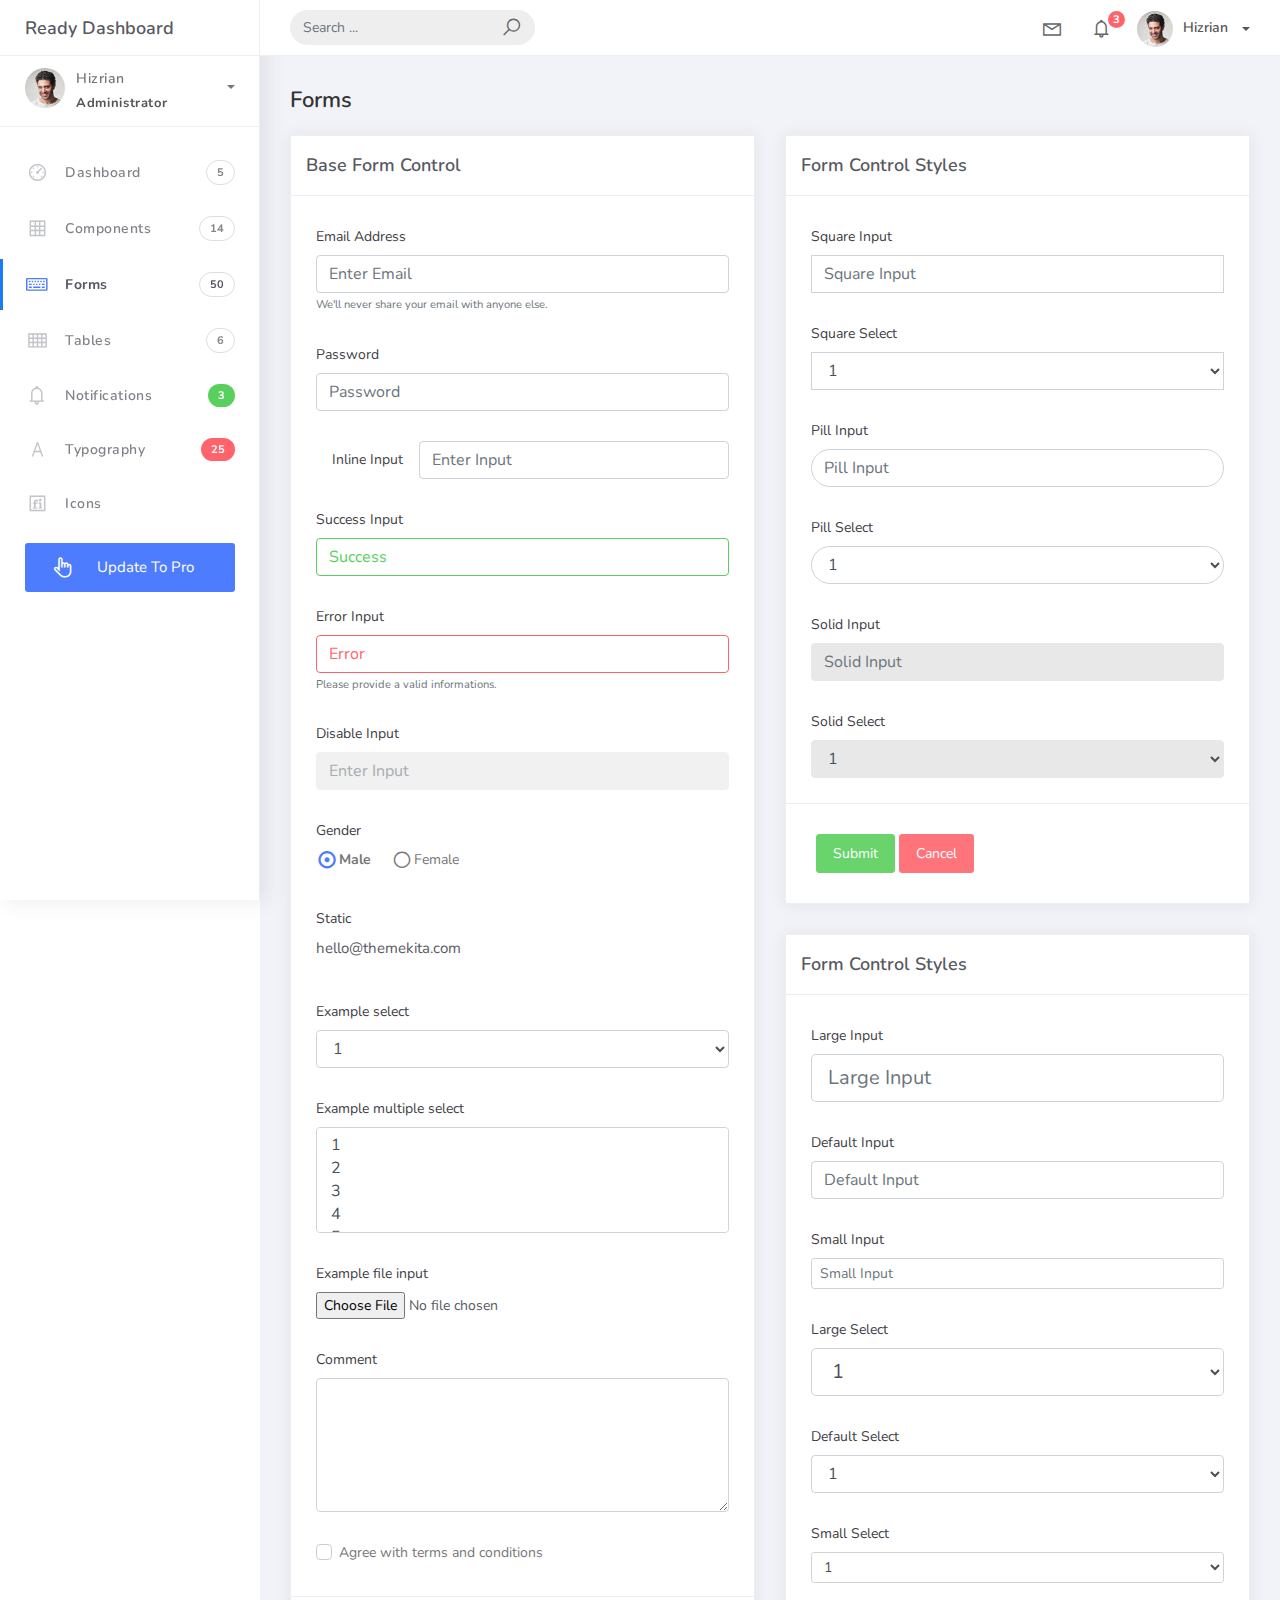
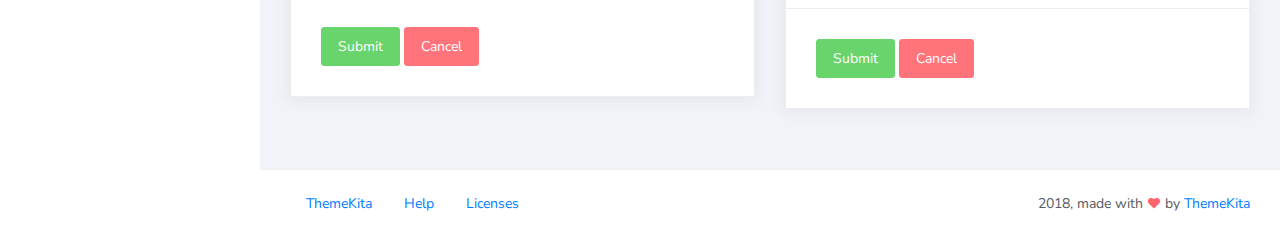
<file: SignalRWebUI/wwwroot/Ready-Bootstrap-Dashboard-master/forms.html>
<!DOCTYPE html>
<html>
<head>
	<meta http-equiv="X-UA-Compatible" content="IE=edge,chrome=1" />
	<title>Forms - Ready Bootstrap Dashboard</title>
	<meta content='width=device-width, initial-scale=1.0, maximum-scale=1.0, user-scalable=0, shrink-to-fit=no' name='viewport' />
	<link rel="stylesheet" href="assets/css/bootstrap.min.css">
	<link rel="stylesheet" href="https://fonts.googleapis.com/css?family=Nunito:200,200i,300,300i,400,400i,600,600i,700,700i,800,800i,900,900i">
	<link rel="stylesheet" href="assets/css/ready.css">
	<link rel="stylesheet" href="assets/css/demo.css">
</head>
<body>
	<div class="wrapper">
		<div class="main-header">
			<div class="logo-header">
				<a href="index.html" class="logo">
					Ready Dashboard
				</a>
				<button class="navbar-toggler sidenav-toggler ml-auto" type="button" data-toggle="collapse" data-target="collapse" aria-controls="sidebar" aria-expanded="false" aria-label="Toggle navigation">
					<span class="navbar-toggler-icon"></span>
				</button>
				<button class="topbar-toggler more"><i class="la la-ellipsis-v"></i></button>
			</div>
			<nav class="navbar navbar-header navbar-expand-lg">
				<div class="container-fluid">
					
					<form class="navbar-left navbar-form nav-search mr-md-3" action="">
						<div class="input-group">
							<input type="text" placeholder="Search ..." class="form-control">
							<div class="input-group-append">
								<span class="input-group-text">
									<i class="la la-search search-icon"></i>
								</span>
							</div>
						</div>
					</form>
					<ul class="navbar-nav topbar-nav ml-md-auto align-items-center">
						<li class="nav-item dropdown hidden-caret">
							<a class="nav-link dropdown-toggle" href="#" id="navbarDropdown" role="button" data-toggle="dropdown" aria-haspopup="true" aria-expanded="false">
								<i class="la la-envelope"></i>
							</a>
							<div class="dropdown-menu" aria-labelledby="navbarDropdown">
								<a class="dropdown-item" href="#">Action</a>
								<a class="dropdown-item" href="#">Another action</a>
								<div class="dropdown-divider"></div>
								<a class="dropdown-item" href="#">Something else here</a>
							</div>
						</li>
						<li class="nav-item dropdown hidden-caret">
							<a class="nav-link dropdown-toggle" href="#" id="navbarDropdown" role="button" data-toggle="dropdown" aria-haspopup="true" aria-expanded="false">
								<i class="la la-bell"></i>
								<span class="notification">3</span>
							</a>
							<ul class="dropdown-menu notif-box" aria-labelledby="navbarDropdown">
								<li>
									<div class="dropdown-title">You have 4 new notification</div>
								</li>
								<li>
									<div class="notif-center">
										<a href="#">
											<div class="notif-icon notif-primary"> <i class="la la-user-plus"></i> </div>
											<div class="notif-content">
												<span class="block">
													New user registered
												</span>
												<span class="time">5 minutes ago</span> 
											</div>
										</a>
										<a href="#">
											<div class="notif-icon notif-success"> <i class="la la-comment"></i> </div>
											<div class="notif-content">
												<span class="block">
													Rahmad commented on Admin
												</span>
												<span class="time">12 minutes ago</span> 
											</div>
										</a>
										<a href="#">
											<div class="notif-img"> 
												<img src="assets/img/profile2.jpg" alt="Img Profile">
											</div>
											<div class="notif-content">
												<span class="block">
													Reza send messages to you
												</span>
												<span class="time">12 minutes ago</span> 
											</div>
										</a>
										<a href="#">
											<div class="notif-icon notif-danger"> <i class="la la-heart"></i> </div>
											<div class="notif-content">
												<span class="block">
													Farrah liked Admin
												</span>
												<span class="time">17 minutes ago</span> 
											</div>
										</a>
									</div>
								</li>
								<li>
									<a class="see-all" href="javascript:void(0);"> <strong>See all notifications</strong> <i class="la la-angle-right"></i> </a>
								</li>
							</ul>
						</li>
						<li class="nav-item dropdown">
							<a class="dropdown-toggle profile-pic" data-toggle="dropdown" href="#" aria-expanded="false"> <img src="assets/img/profile.jpg" alt="user-img" width="36" class="img-circle"><span >Hizrian</span></span> </a>
							<ul class="dropdown-menu dropdown-user">
								<li>
									<div class="user-box">
										<div class="u-img"><img src="assets/img/profile.jpg" alt="user"></div>
										<div class="u-text">
											<h4>Hizrian</h4>
											<p class="text-muted">hello@themekita.com</p><a href="profile.html" class="btn btn-rounded btn-danger btn-sm">View Profile</a></div>
										</div>
									</li>
									<div class="dropdown-divider"></div>
									<a class="dropdown-item" href="#"><i class="ti-user"></i> My Profile</a>
									<a class="dropdown-item" href="#"></i> My Balance</a>
									<a class="dropdown-item" href="#"><i class="ti-email"></i> Inbox</a>
									<div class="dropdown-divider"></div>
									<a class="dropdown-item" href="#"><i class="ti-settings"></i> Account Setting</a>
									<div class="dropdown-divider"></div>
									<a class="dropdown-item" href="#"><i class="fa fa-power-off"></i> Logout</a>
								</ul>
								<!-- /.dropdown-user -->
							</li>
						</ul>
					</div>
				</nav>
			</div>
			<div class="sidebar">
				<div class="scrollbar-inner sidebar-wrapper">
					<div class="user">
						<div class="photo">
							<img src="assets/img/profile.jpg">
						</div>
						<div class="info">
							<a class="" data-toggle="collapse" href="#collapseExample" aria-expanded="true">
								<span>
									Hizrian
									<span class="user-level">Administrator</span>
									<span class="caret"></span>
								</span>
							</a>
							<div class="clearfix"></div>

							<div class="collapse in" id="collapseExample" aria-expanded="true" style="">
								<ul class="nav">
									<li>
										<a href="#profile">
											<span class="link-collapse">My Profile</span>
										</a>
									</li>
									<li>
										<a href="#edit">
											<span class="link-collapse">Edit Profile</span>
										</a>
									</li>
									<li>
										<a href="#settings">
											<span class="link-collapse">Settings</span>
										</a>
									</li>
								</ul>
							</div>
						</div>
					</div>
					<ul class="nav">
						<li class="nav-item">
							<a href="index.html">
								<i class="la la-dashboard"></i>
								<p>Dashboard</p>
								<span class="badge badge-count">5</span>
							</a>
						</li>
						<li class="nav-item">
							<a href="components.html">
								<i class="la la-table"></i>
								<p>Components</p>
								<span class="badge badge-count">14</span>
							</a>
						</li>
						<li class="nav-item active">
							<a href="forms.html">
								<i class="la la-keyboard-o"></i>
								<p>Forms</p>
								<span class="badge badge-count">50</span>
							</a>
						</li>
						<li class="nav-item">
							<a href="tables.html">
								<i class="la la-th"></i>
								<p>Tables</p>
								<span class="badge badge-count">6</span>
							</a>
						</li>
						<li class="nav-item">
							<a href="notifications.html">
								<i class="la la-bell"></i>
								<p>Notifications</p>
								<span class="badge badge-success">3</span>
							</a>
						</li>
						<li class="nav-item">
							<a href="typography.html">
								<i class="la la-font"></i>
								<p>Typography</p>
								<span class="badge badge-danger">25</span>
							</a>
						</li>
						<li class="nav-item">
							<a href="icons.html">
								<i class="la la-fonticons"></i>
								<p>Icons</p>
							</a>
						</li>
						<li class="nav-item update-pro">
							<button  data-toggle="modal" data-target="#modalUpdate">
								<i class="la la-hand-pointer-o"></i>
								<p>Update To Pro</p>
							</button>
						</li>
					</ul>
				</div>
			</div>
			<div class="main-panel">
				<div class="content">
					<div class="container-fluid">
						<h4 class="page-title">Forms</h4>
						<div class="row">
							<div class="col-md-6">
								<div class="card">
									<div class="card-header">
										<div class="card-title">Base Form Control</div>
									</div>
									<div class="card-body">
										<div class="form-group">
											<label for="email">Email Address</label>
											<input type="email" class="form-control" id="email" placeholder="Enter Email">
											<small id="emailHelp" class="form-text text-muted">We'll never share your email with anyone else.</small>
										</div>
										<div class="form-group">
											<label for="password">Password</label>
											<input type="password" class="form-control" id="password" placeholder="Password">
										</div>
										<div class="form-group form-inline">
											<label for="inlineinput" class="col-md-3 col-form-label">Inline Input</label>
											<div class="col-md-9 p-0">
												<input type="text" class="form-control input-full" id="inlineinput" placeholder="Enter Input">
											</div>
										</div>
										<div class="form-group has-success">
											<label for="successInput">Success Input</label>
											<input type="text" id="successInput" value="Success" class="form-control">
										</div>
										<div class="form-group has-error has-feedback">
											<label for="errorInput">Error Input</label>
											<input type="text" id="errorInput" value="Error" class="form-control">
											<small id="emailHelp" class="form-text text-muted">Please provide a valid informations.</small>
										</div>
										<div class="form-group">
											<label for="disableinput">Disable Input</label>
											<input type="text" class="form-control" id="disableinput" placeholder="Enter Input" disabled>
										</div>
										<div class="form-check">
											<label>Gender</label><br/>
											<label class="form-radio-label">
												<input class="form-radio-input" type="radio" name="optionsRadios" value=""  checked="">
												<span class="form-radio-sign">Male</span>
											</label>
											<label class="form-radio-label ml-3">
												<input class="form-radio-input" type="radio" name="optionsRadios" value="">
												<span class="form-radio-sign">Female</span>
											</label>
										</div>
										<div class="form-group">
											<label class="control-label">
												Static
											</label> <!----> <p class="form-control-static">hello@themekita.com</p> <!---->  <!----></div>
											<div class="form-group">
												<label for="exampleFormControlSelect1">Example select</label>
												<select class="form-control" id="exampleFormControlSelect1">
													<option>1</option>
													<option>2</option>
													<option>3</option>
													<option>4</option>
													<option>5</option>
												</select>
											</div>
											<div class="form-group">
												<label for="exampleFormControlSelect2">Example multiple select</label>
												<select multiple class="form-control" id="exampleFormControlSelect2">
													<option>1</option>
													<option>2</option>
													<option>3</option>
													<option>4</option>
													<option>5</option>
												</select>
											</div>
											<div class="form-group">
												<label for="exampleFormControlFile1">Example file input</label>
												<input type="file" class="form-control-file" id="exampleFormControlFile1">
											</div>
											<div class="form-group">
												<label for="comment">Comment</label>
												<textarea class="form-control" id="comment" rows="5">

												</textarea>
											</div>
											<div class="form-check">
												<label class="form-check-label">
													<input class="form-check-input" type="checkbox" value="">
													<span class="form-check-sign">Agree with terms and conditions</span>
												</label>
											</div>
										</div>
										<div class="card-action">
											<button class="btn btn-success">Submit</button>
											<button class="btn btn-danger">Cancel</button>
										</div>
									</div>
								</div>
								<div class="col-md-6">
									<div class="card">
										<div class="card-header">
											<div class="card-title">Form Control Styles</div>
										</div>
										<div class="card-body">
											<div class="form-group">
												<label for="squareInput">Square Input</label>
												<input type="text" class="form-control input-square" id="squareInput" placeholder="Square Input">
											</div>
											<div class="form-group">
												<label for="squareSelect">Square Select</label>
												<select class="form-control input-square" id="squareSelect">
													<option>1</option>
													<option>2</option>
													<option>3</option>
													<option>4</option>
													<option>5</option>
												</select>
											</div>
											<div class="form-group">
												<label for="pillInput">Pill Input</label>
												<input type="text" class="form-control input-pill" id="pillInput" placeholder="Pill Input">
											</div>
											<div class="form-group">
												<label for="pillSelect">Pill Select</label>
												<select class="form-control input-pill" id="pillSelect">
													<option>1</option>
													<option>2</option>
													<option>3</option>
													<option>4</option>
													<option>5</option>
												</select>
											</div>
											<div class="form-group">
												<label for="solidInput">Solid Input</label>
												<input type="text" class="form-control input-solid" id="solidInput" placeholder="Solid Input">
											</div>
											<div class="form-group">
												<label for="solidSelect">Solid Select</label>
												<select class="form-control input-solid" id="solidSelect">
													<option>1</option>
													<option>2</option>
													<option>3</option>
													<option>4</option>
													<option>5</option>
												</select>
											</div>											
										</div>
										<div class="card-action">
											<button class="btn btn-success">Submit</button>
											<button class="btn btn-danger">Cancel</button>
										</div>
									</div>
									<div class="card">
										<div class="card-header">
											<div class="card-title">Form Control Styles</div>
										</div>
										<div class="card-body">
											<div class="form-group">
												<label for="largeInput">Large Input</label>
												<input type="text" class="form-control form-control-lg" id="largeInput" placeholder="Large Input">
											</div>
											<div class="form-group">
												<label for="largeInput">Default Input</label>
												<input type="text" class="form-control form-control" id="defaultInput" placeholder="Default Input">
											</div>
											<div class="form-group">
												<label for="smallInput">Small Input</label>
												<input type="text" class="form-control form-control-sm" id="smallInput" placeholder="Small Input">
											</div>
											<div class="form-group">
												<label for="largeSelect">Large Select</label>
												<select class="form-control form-control-lg" id="largeSelect">
													<option>1</option>
													<option>2</option>
													<option>3</option>
													<option>4</option>
													<option>5</option>
												</select>
											</div>
											<div class="form-group">
												<label for="defaultSelect">Default Select</label>
												<select class="form-control form-control" id="defaultSelect">
													<option>1</option>
													<option>2</option>
													<option>3</option>
													<option>4</option>
													<option>5</option>
												</select>
											</div>
											<div class="form-group">
												<label for="smallSelect">Small Select</label>
												<select class="form-control form-control-sm" id="smallSelect">
													<option>1</option>
													<option>2</option>
													<option>3</option>
													<option>4</option>
													<option>5</option>
												</select>
											</div>
										</div>
										<div class="card-action">
											<button class="btn btn-success">Submit</button>
											<button class="btn btn-danger">Cancel</button>
										</div>
									</div>
								</div>
							</div>
						</div>
					</div>
					<footer class="footer">
						<div class="container-fluid">
							<nav class="pull-left">
								<ul class="nav">
									<li class="nav-item">
										<a class="nav-link" href="http://www.themekita.com">
											ThemeKita
										</a>
									</li>
									<li class="nav-item">
										<a class="nav-link" href="#">
											Help
										</a>
									</li>
									<li class="nav-item">
										<a class="nav-link" href="#">
											Licenses
										</a>
									</li>
								</ul>
							</nav>
							<div class="copyright ml-auto">
								2018, made with <i class="la la-heart heart text-danger"></i> by <a href="http://www.themekita.com">ThemeKita</a>
							</div>				
						</div>
					</footer>
				</div>
			</div>
		</div>
	</div>
	<!-- Modal -->
	<div class="modal fade" id="modalUpdate" tabindex="-1" role="dialog" aria-labelledby="modalUpdatePro" aria-hidden="true">
		<div class="modal-dialog modal-dialog-centered" role="document">
			<div class="modal-content">
				<div class="modal-header bg-primary">
					<h6 class="modal-title"><i class="la la-frown-o"></i> Under Development</h6>
					<button type="button" class="close" data-dismiss="modal" aria-label="Close">
						<span aria-hidden="true">&times;</span>
					</button>
				</div>
				<div class="modal-body text-center">									
					<p>Currently the pro version of the <b>Ready Dashboard</b> Bootstrap is in progress development</p>
					<p>
					<b>We'll let you know when it's done</b></p>
				</div>
				<div class="modal-footer">
					<button type="button" class="btn btn-secondary" data-dismiss="modal">Close</button>
				</div>
			</div>
		</div>
	</div>
</body>
<script src="assets/js/core/jquery.3.2.1.min.js"></script>
<script src="assets/js/plugin/jquery-ui-1.12.1.custom/jquery-ui.min.js"></script>
<script src="assets/js/core/popper.min.js"></script>
<script src="assets/js/core/bootstrap.min.js"></script>
<script src="assets/js/plugin/chartist/chartist.min.js"></script>
<script src="assets/js/plugin/chartist/plugin/chartist-plugin-tooltip.min.js"></script>
<script src="assets/js/plugin/bootstrap-notify/bootstrap-notify.min.js"></script>
<script src="assets/js/plugin/bootstrap-toggle/bootstrap-toggle.min.js"></script>
<script src="assets/js/plugin/jquery-mapael/jquery.mapael.min.js"></script>
<script src="assets/js/plugin/jquery-mapael/maps/world_countries.min.js"></script>
<script src="assets/js/plugin/chart-circle/circles.min.js"></script>
<script src="assets/js/plugin/jquery-scrollbar/jquery.scrollbar.min.js"></script>
<script src="assets/js/ready.min.js"></script>
</html>
</file>
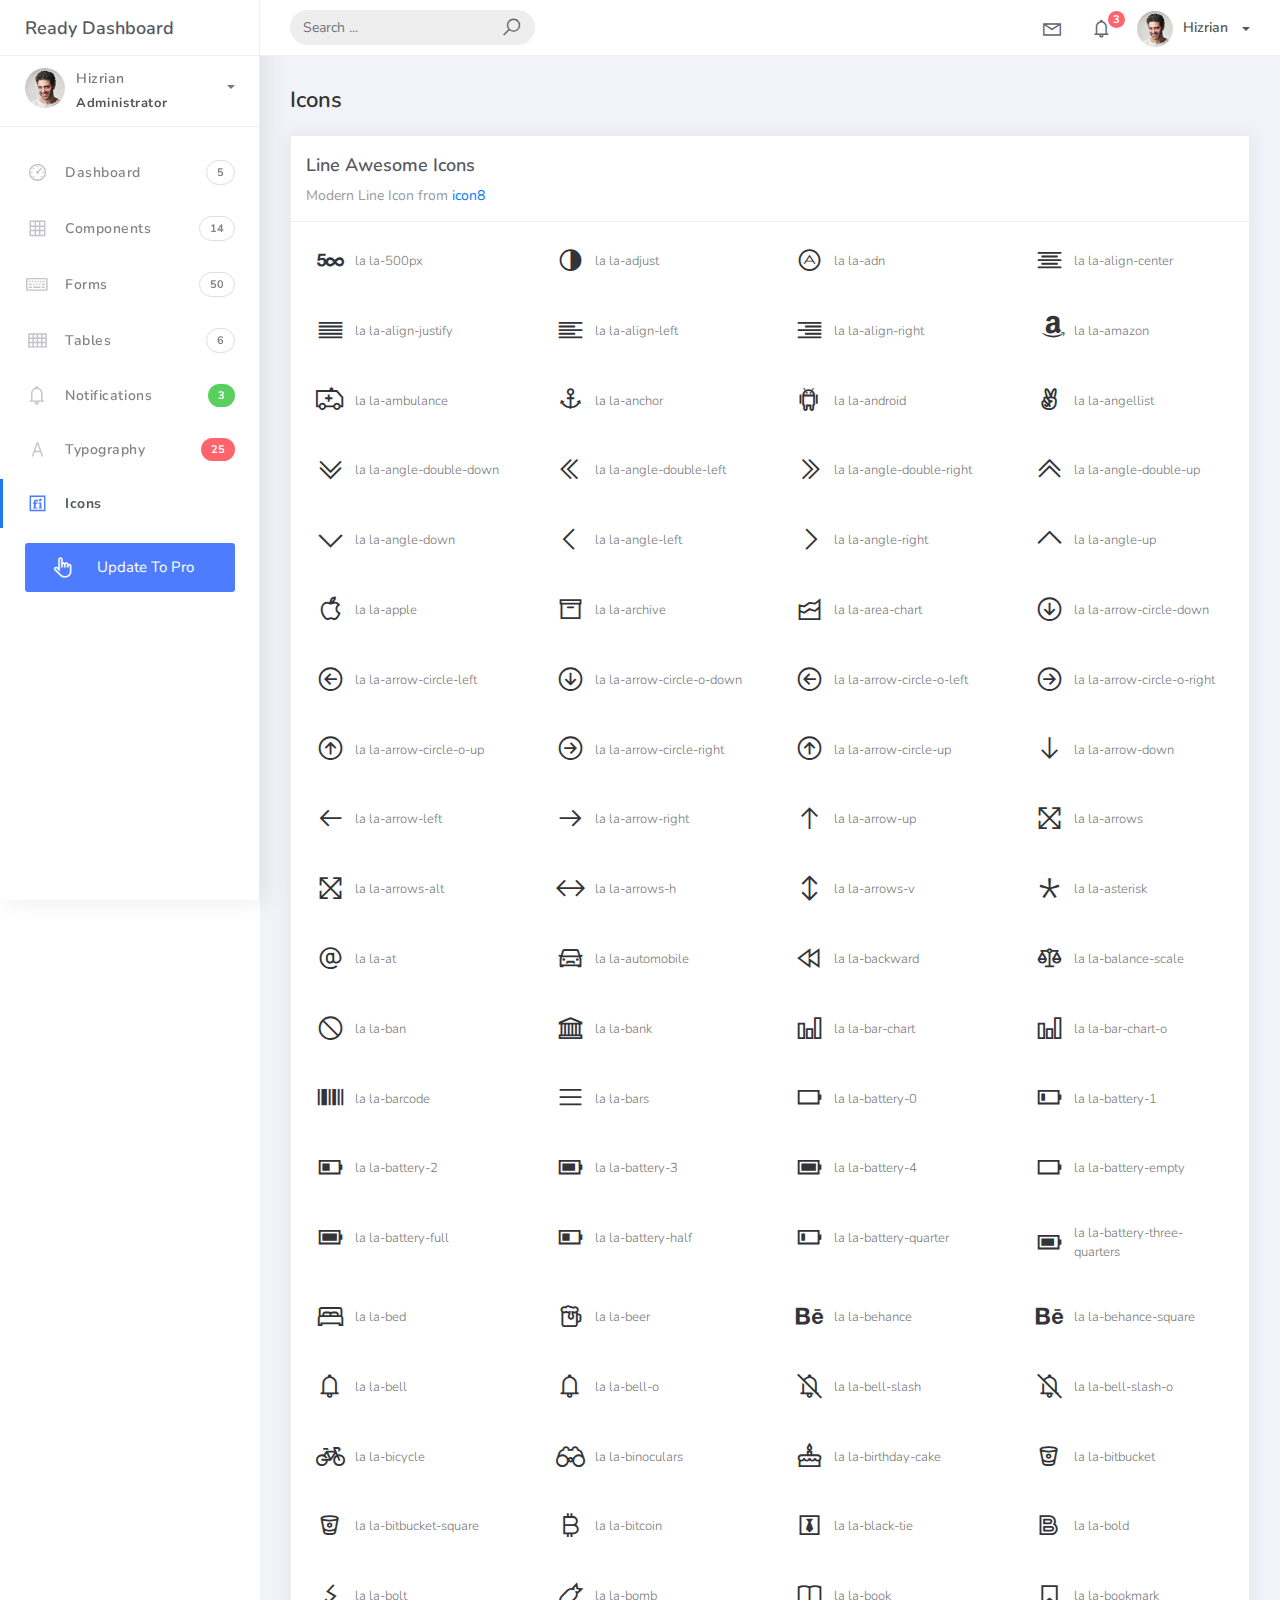
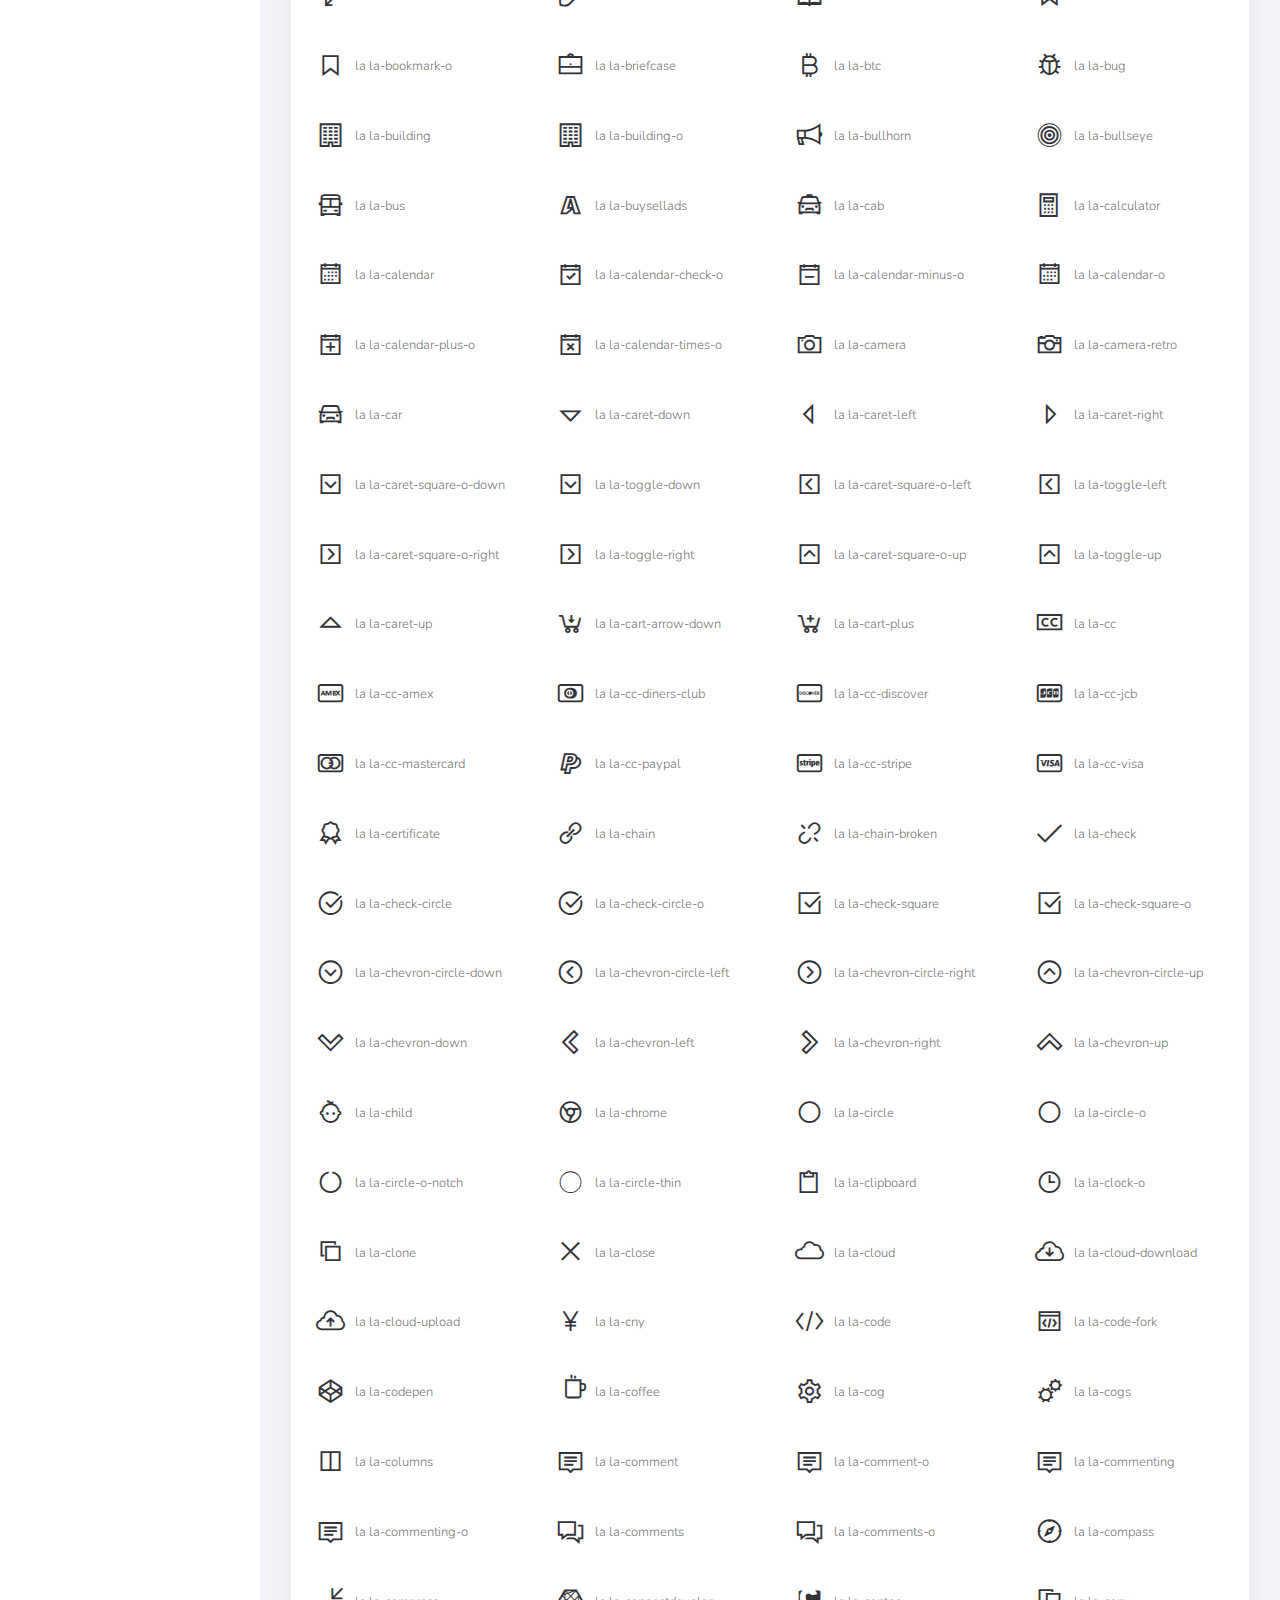
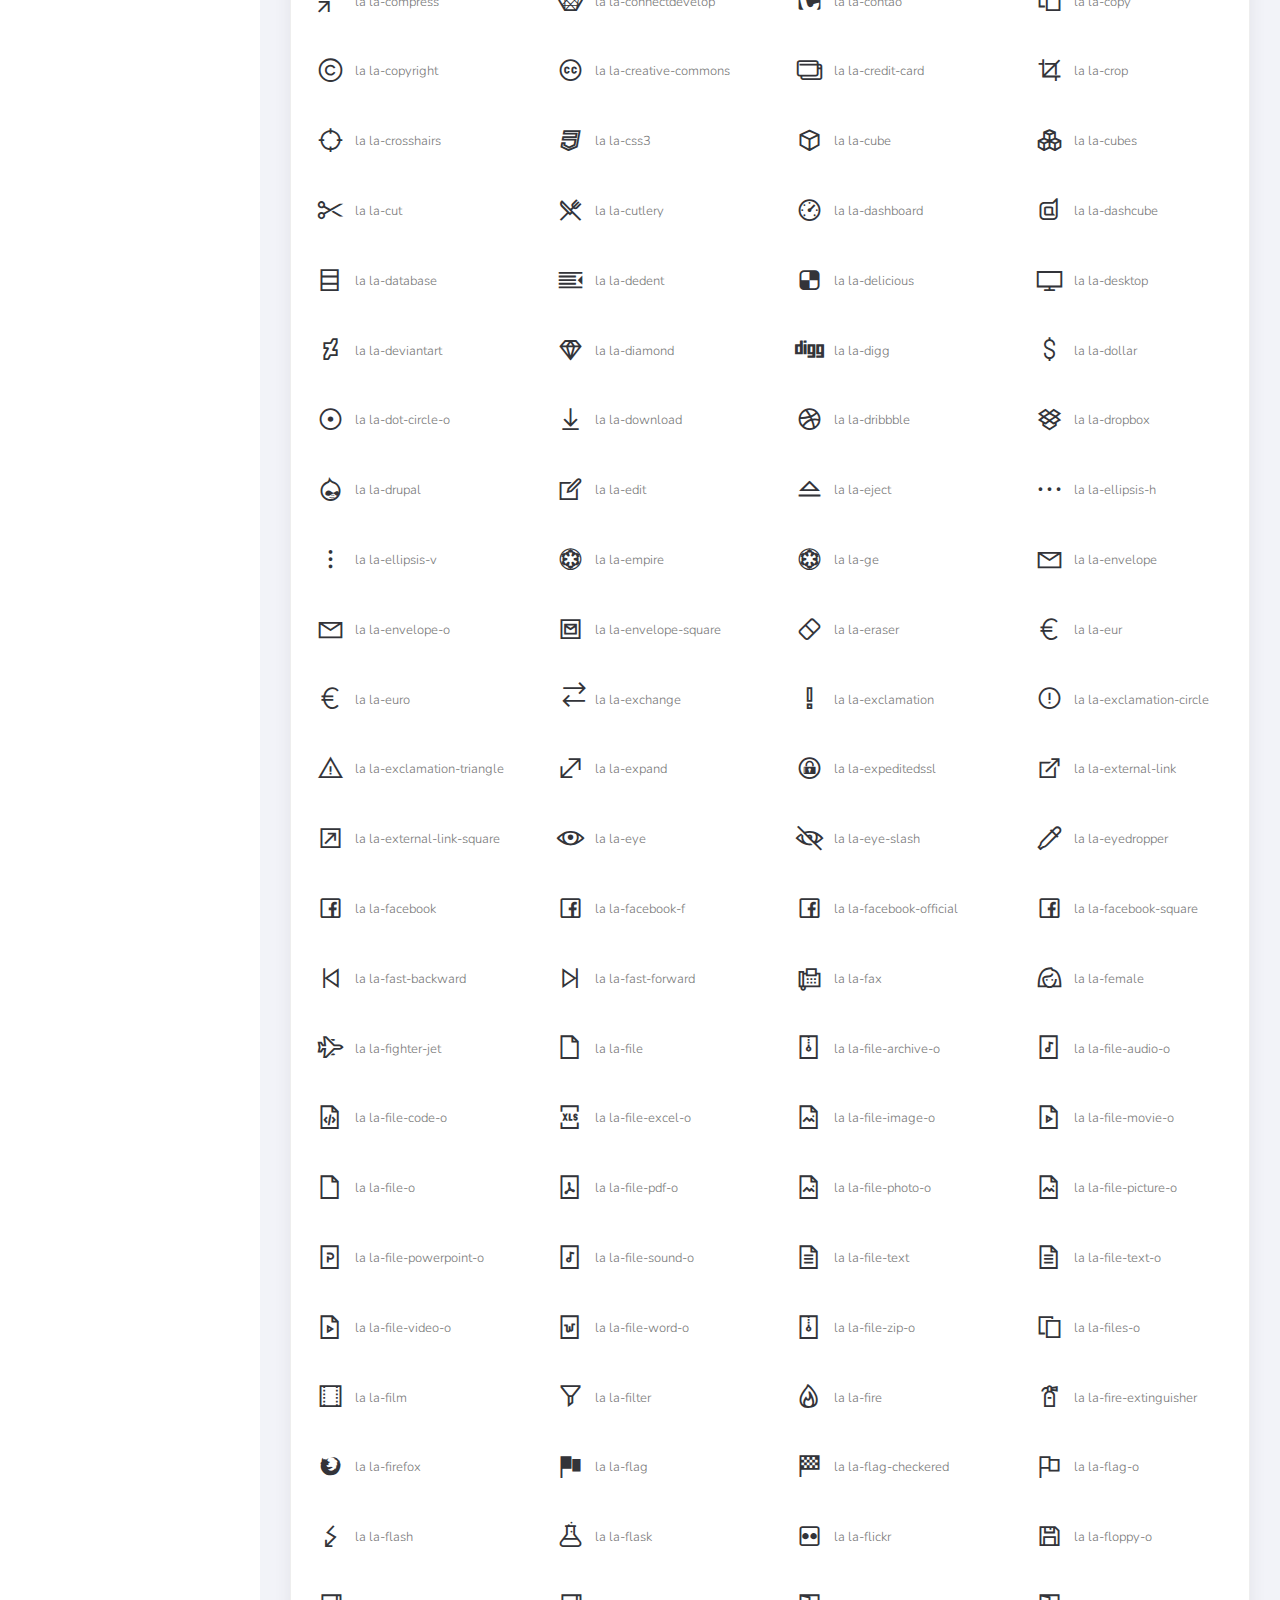
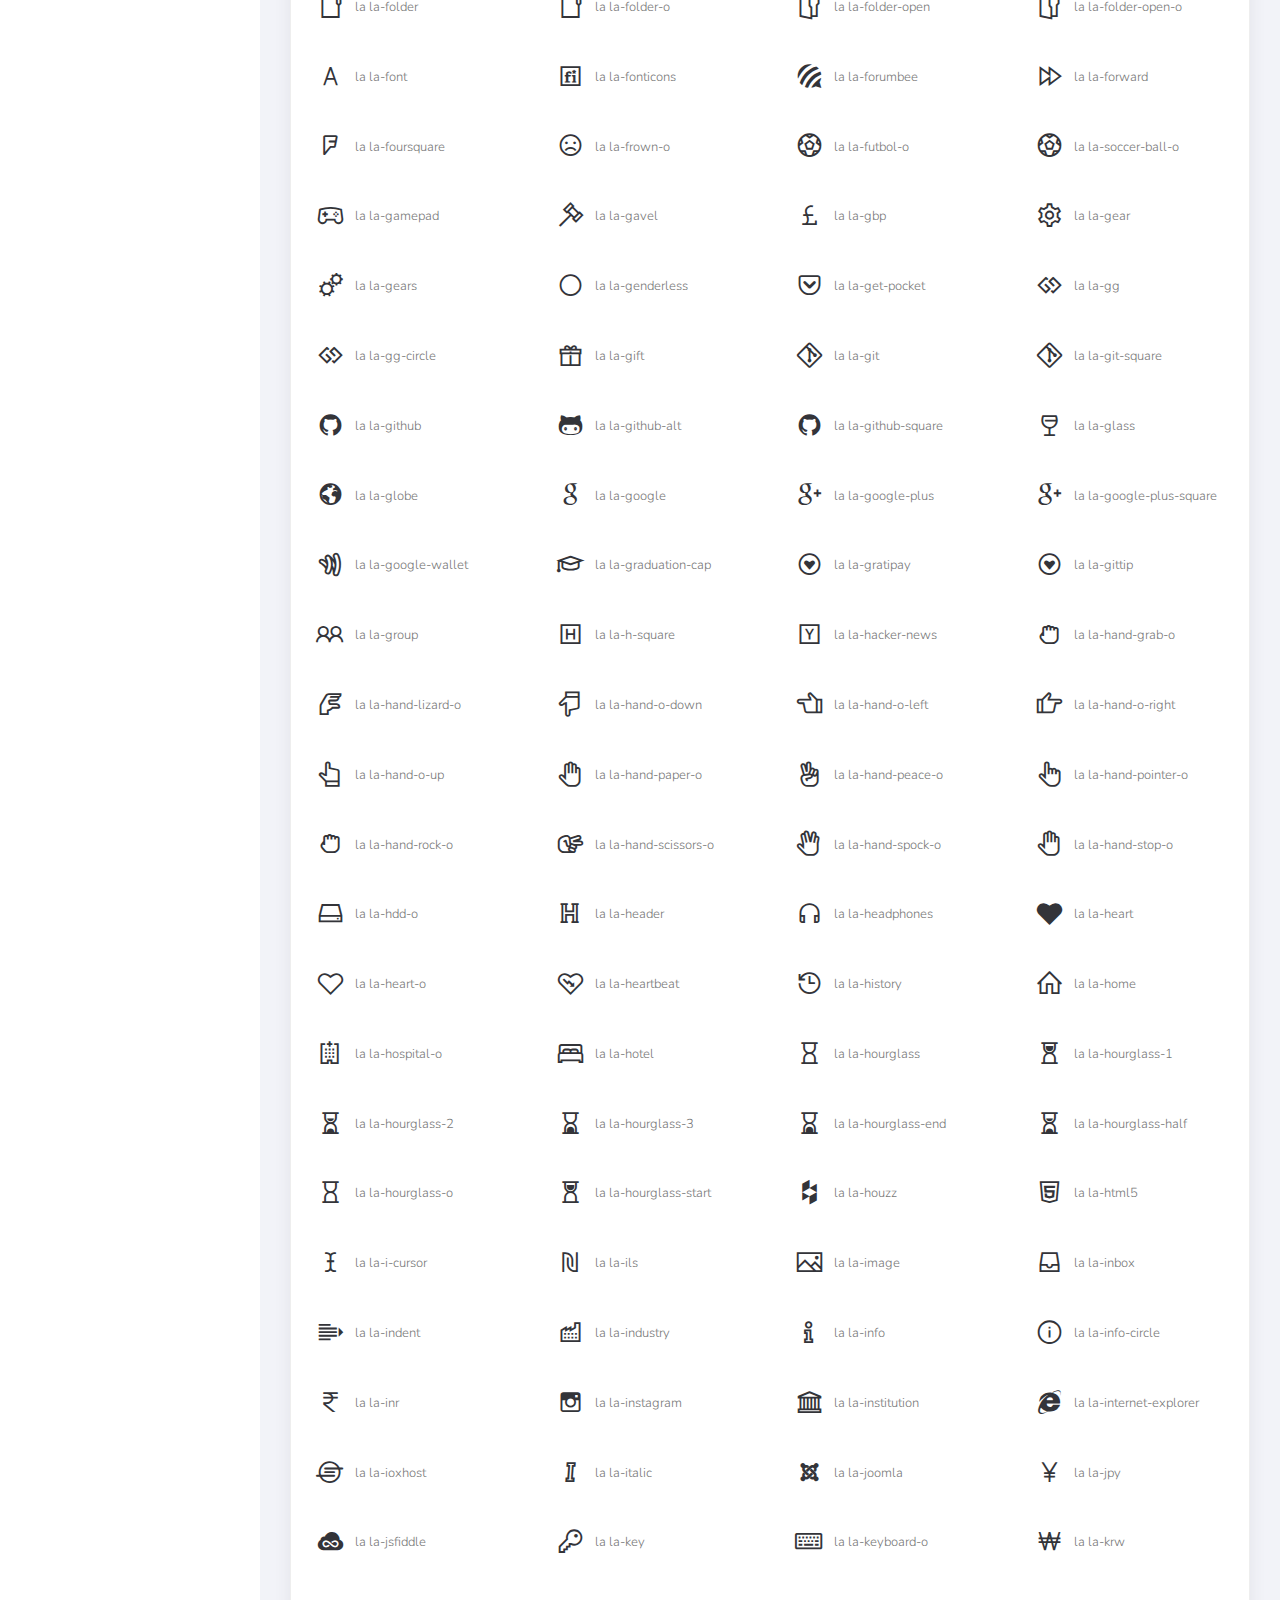
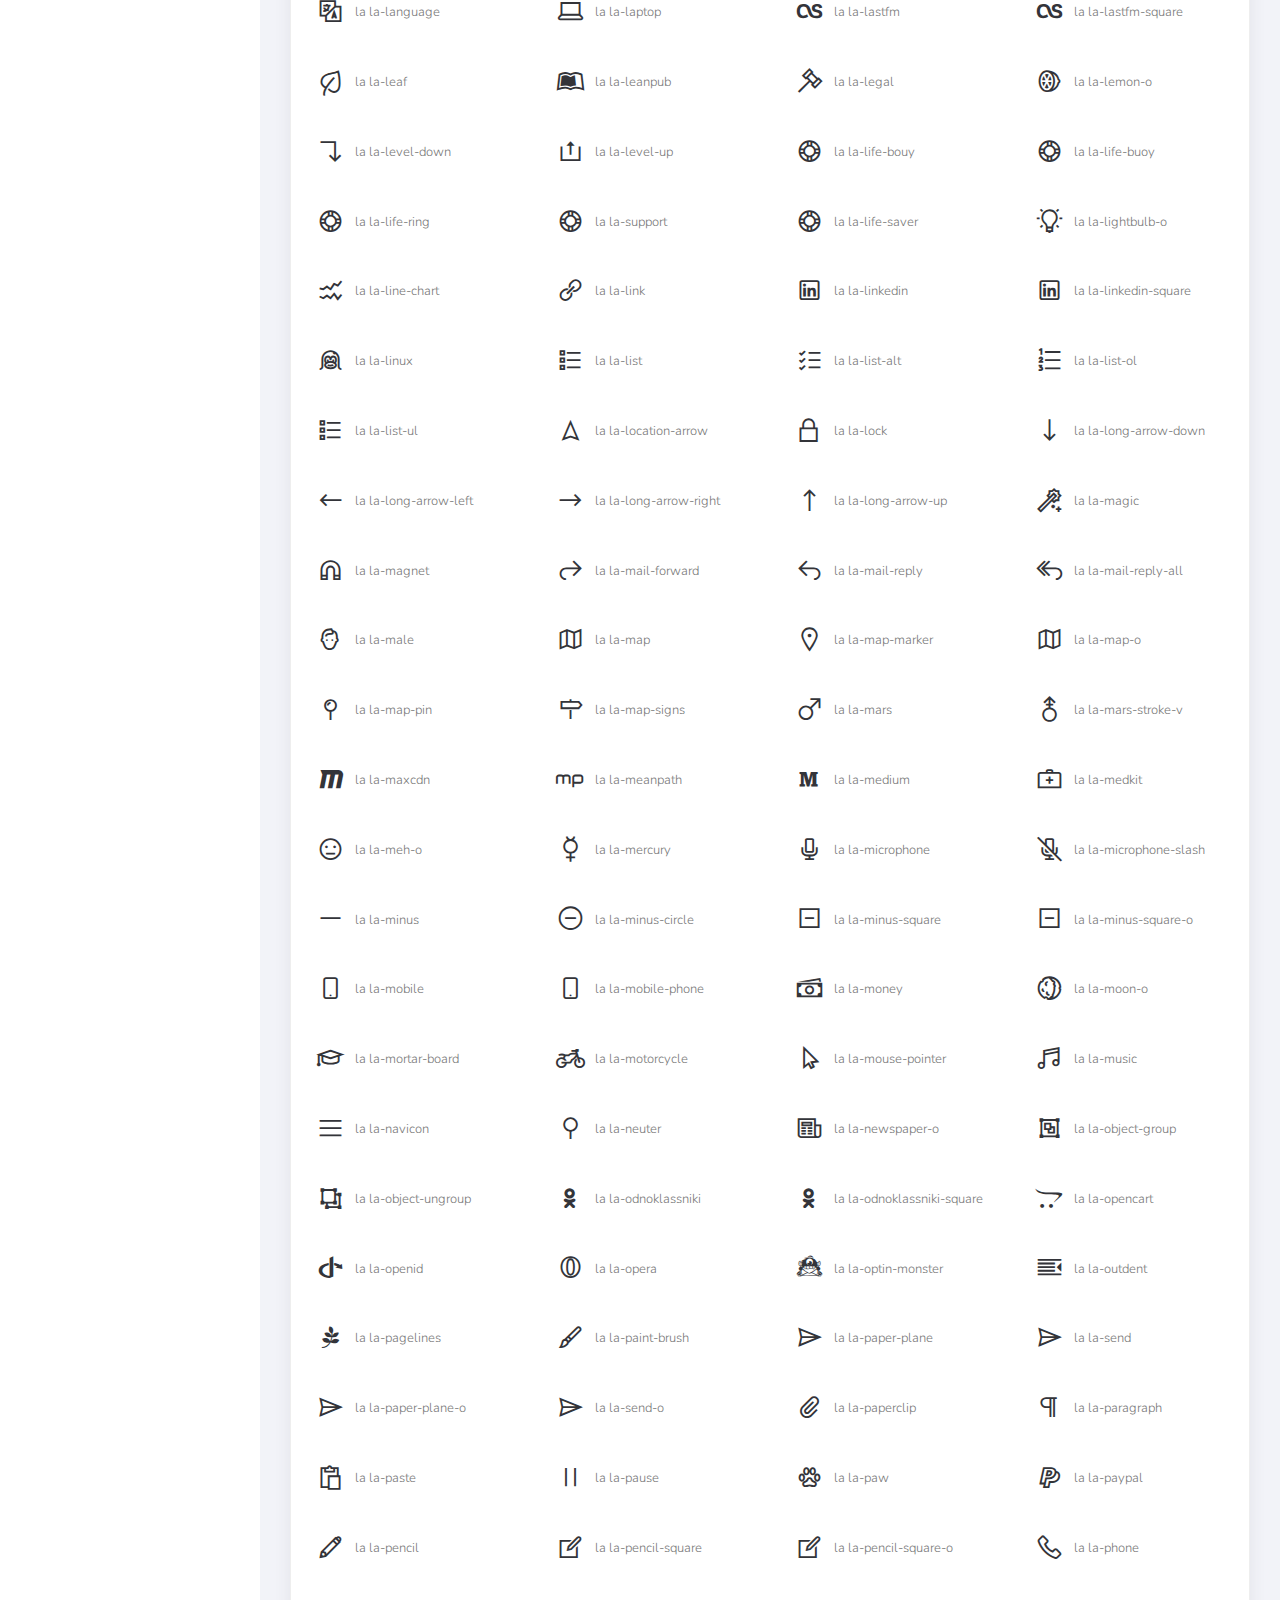
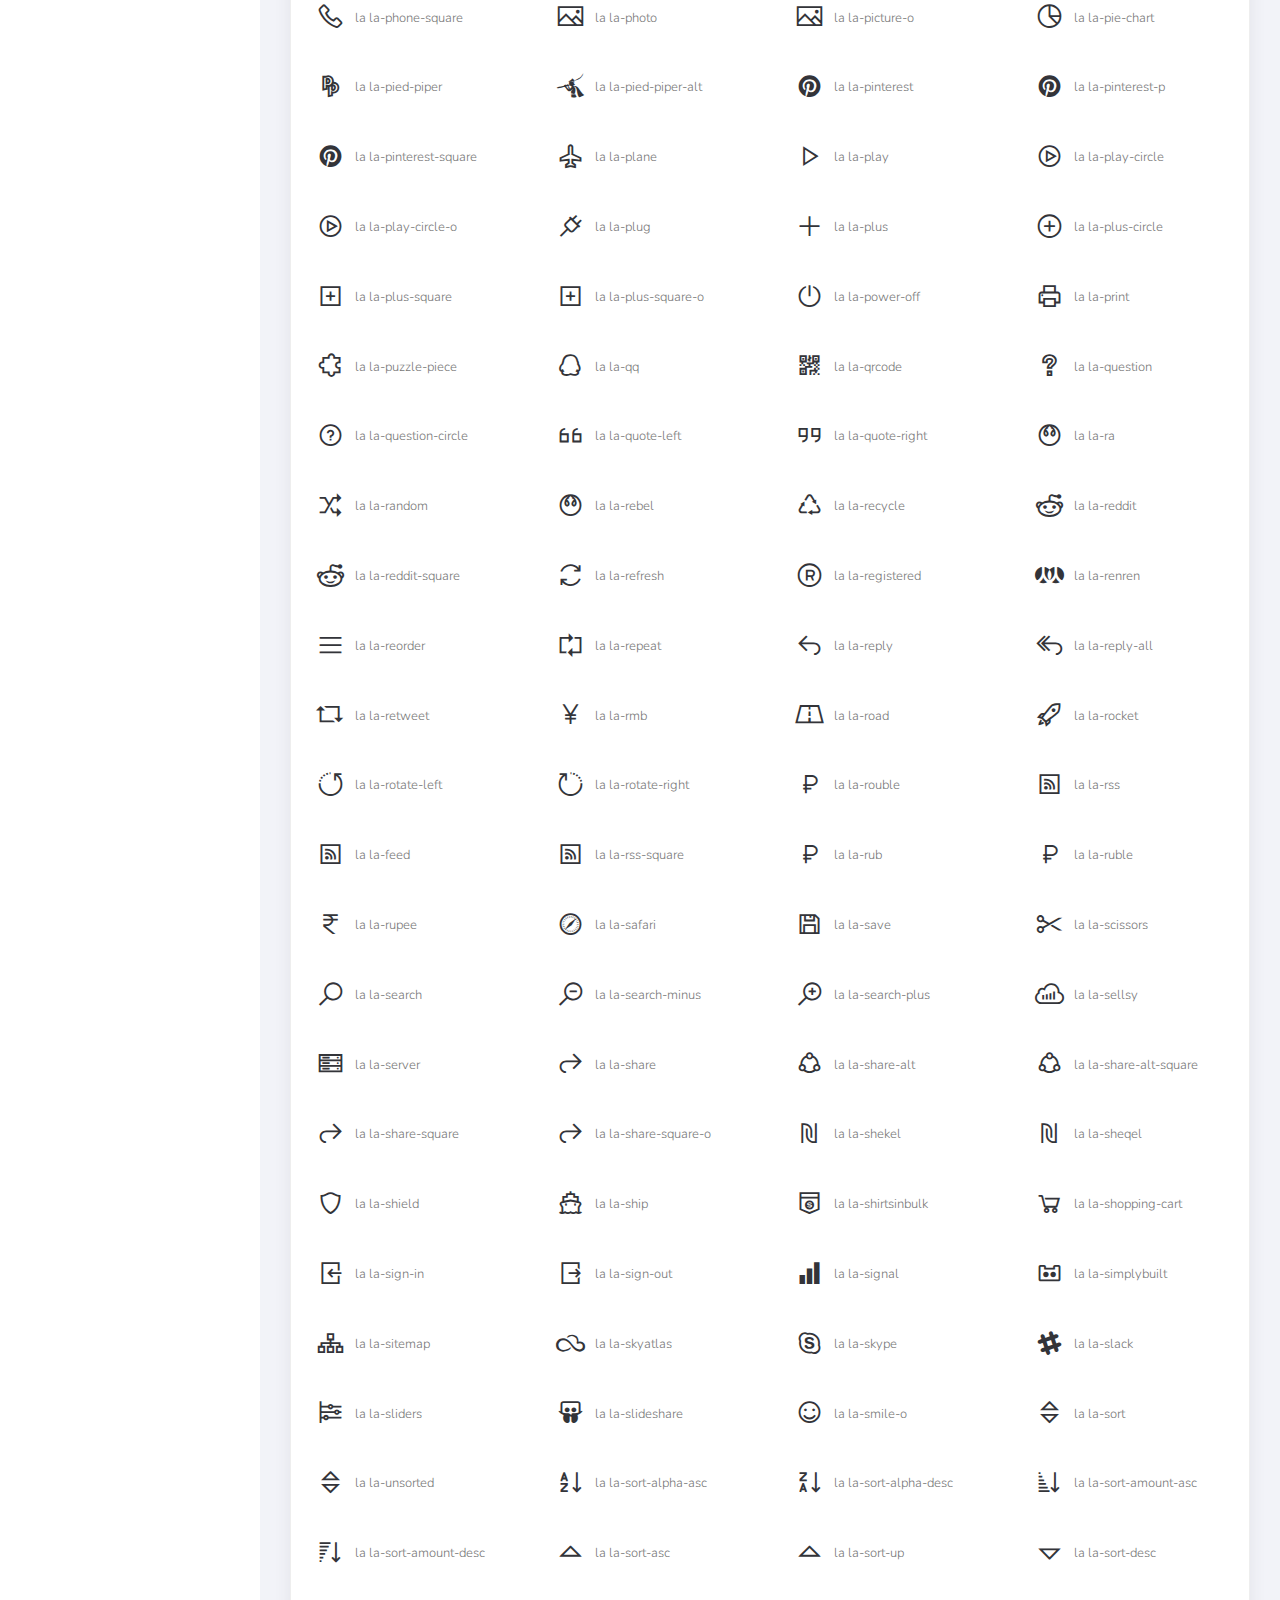
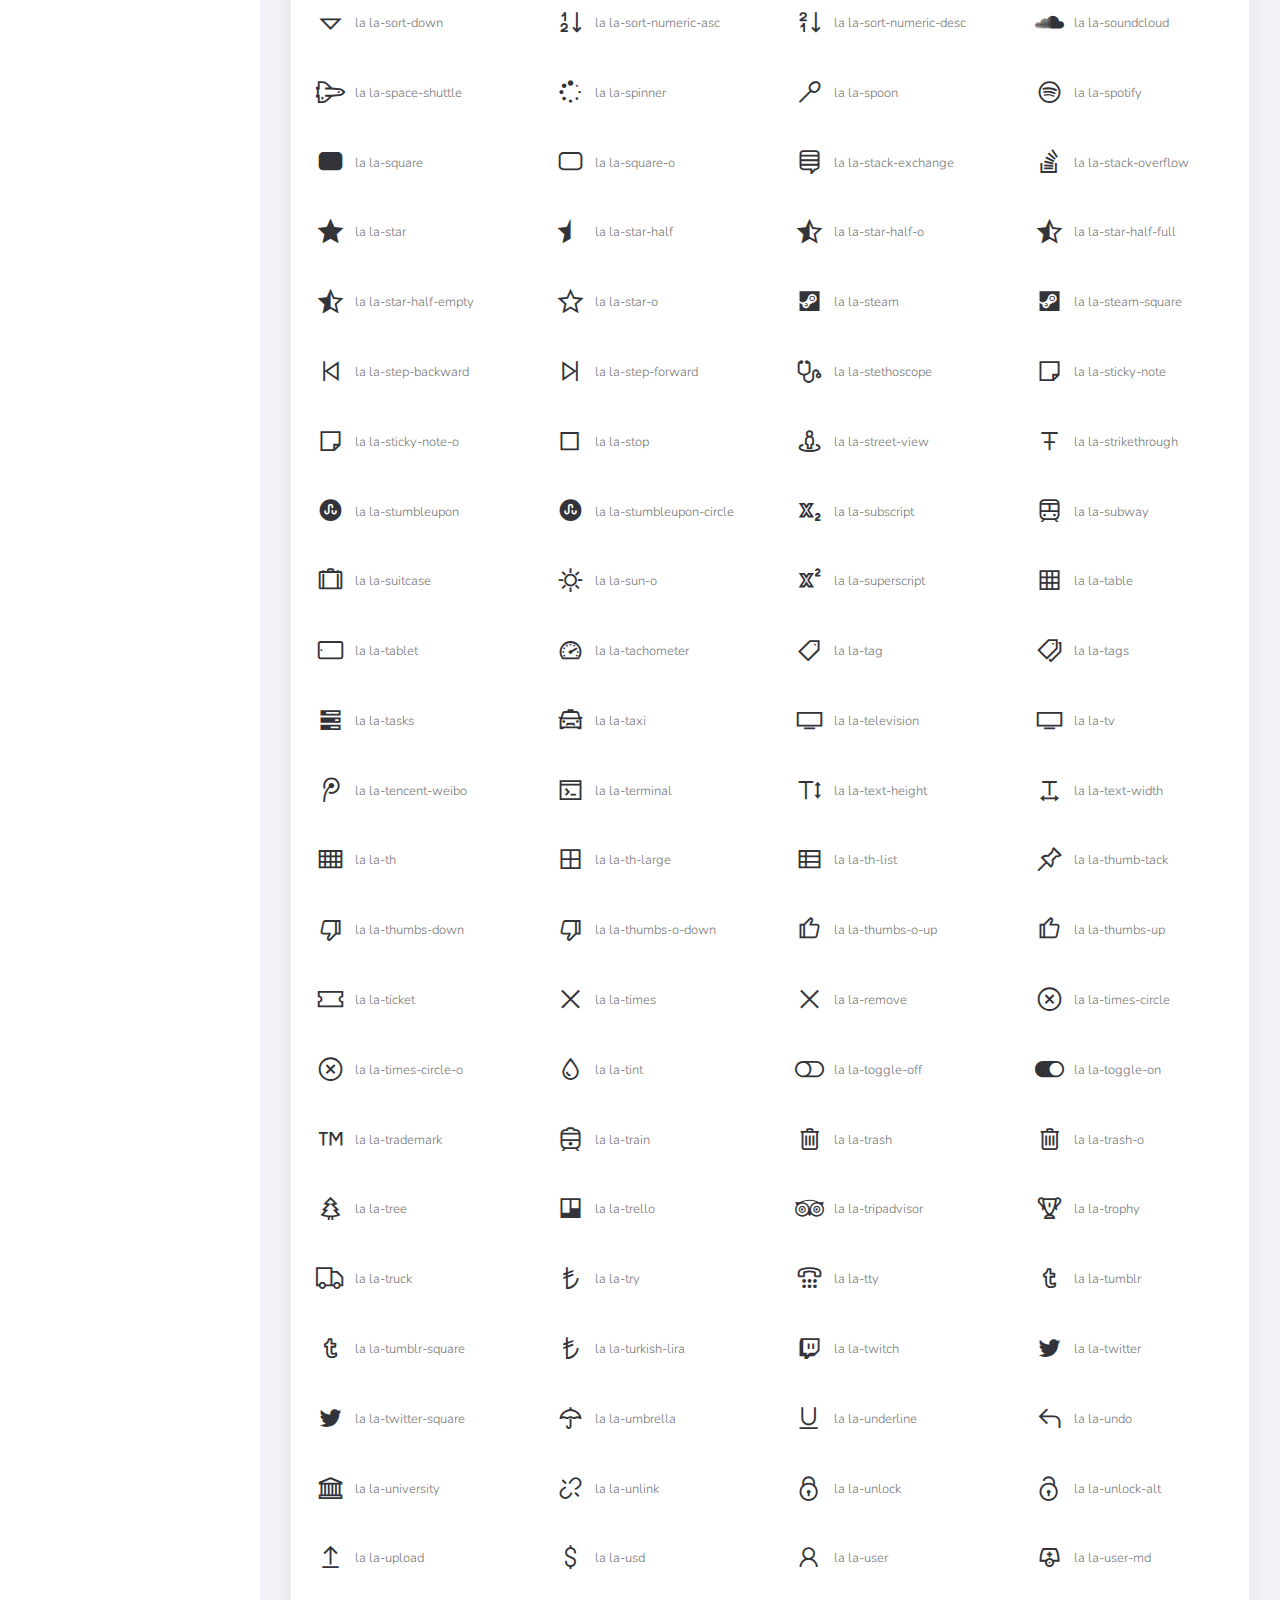
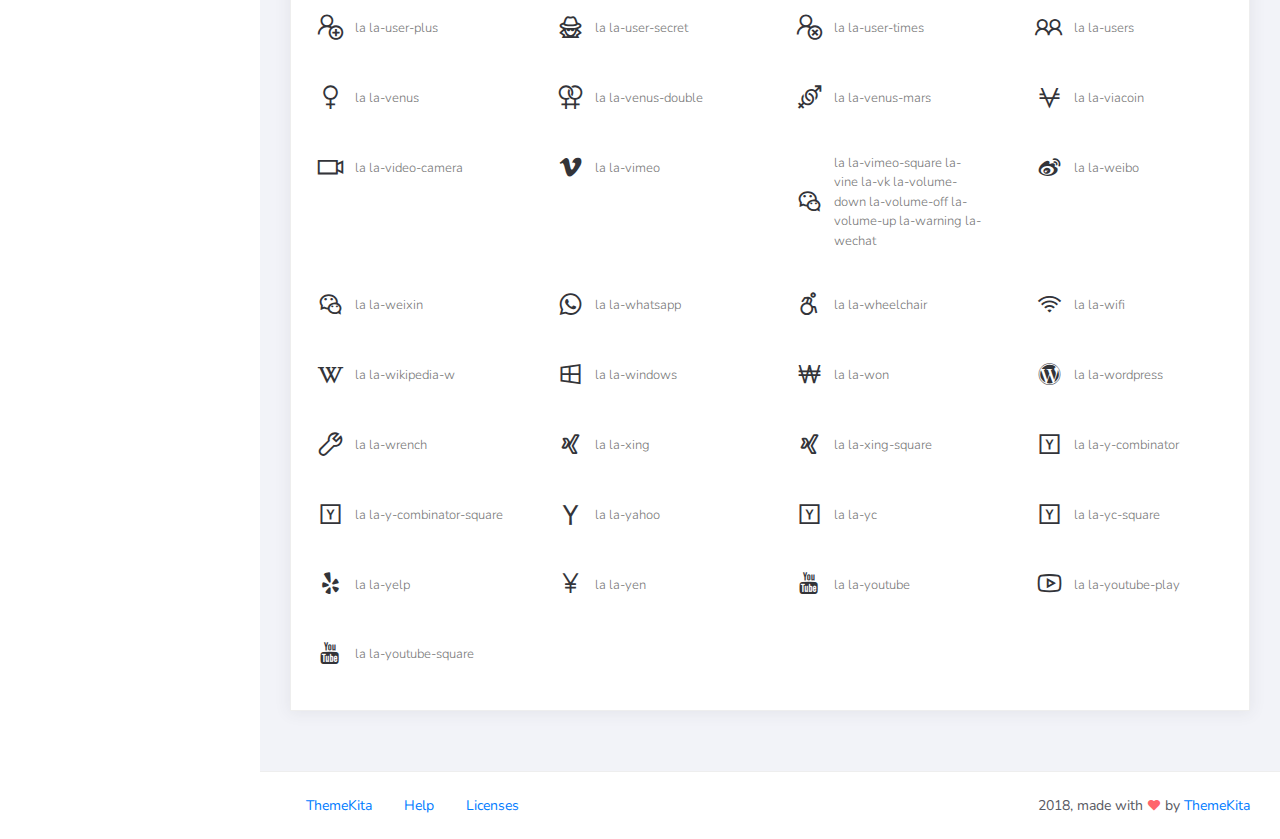
<file: SignalRWebUI/wwwroot/Ready-Bootstrap-Dashboard-master/icons.html>
<!DOCTYPE html>
<html>
<head>
	<meta http-equiv="X-UA-Compatible" content="IE=edge,chrome=1" />
	<title>Icons - Ready Bootstrap Dashboard</title>
	<meta content='width=device-width, initial-scale=1.0, maximum-scale=1.0, user-scalable=0, shrink-to-fit=no' name='viewport' />
	<link rel="stylesheet" href="assets/css/bootstrap.min.css">
	<link rel="stylesheet" href="https://fonts.googleapis.com/css?family=Nunito:200,200i,300,300i,400,400i,600,600i,700,700i,800,800i,900,900i">
	<link rel="stylesheet" href="assets/css/ready.css">
	<link rel="stylesheet" href="assets/css/demo.css">
</head>
<body>
	<div class="wrapper">
		<div class="main-header">
			<div class="logo-header">
				<a href="index.html" class="logo">
					Ready Dashboard
				</a>
				<button class="navbar-toggler sidenav-toggler ml-auto" type="button" data-toggle="collapse" data-target="collapse" aria-controls="sidebar" aria-expanded="false" aria-label="Toggle navigation">
					<span class="navbar-toggler-icon"></span>
				</button>
				<button class="topbar-toggler more"><i class="la la-ellipsis-v"></i></button>
			</div>
			<nav class="navbar navbar-header navbar-expand-lg">
				<div class="container-fluid">
					
					<form class="navbar-left navbar-form nav-search mr-md-3" action="">
						<div class="input-group">
							<input type="text" placeholder="Search ..." class="form-control">
							<div class="input-group-append">
								<span class="input-group-text">
									<i class="la la-search search-icon"></i>
								</span>
							</div>
						</div>
					</form>
					<ul class="navbar-nav topbar-nav ml-md-auto align-items-center">
						<li class="nav-item dropdown hidden-caret">
							<a class="nav-link dropdown-toggle" href="#" id="navbarDropdown" role="button" data-toggle="dropdown" aria-haspopup="true" aria-expanded="false">
								<i class="la la-envelope"></i>
							</a>
							<div class="dropdown-menu" aria-labelledby="navbarDropdown">
								<a class="dropdown-item" href="#">Action</a>
								<a class="dropdown-item" href="#">Another action</a>
								<div class="dropdown-divider"></div>
								<a class="dropdown-item" href="#">Something else here</a>
							</div>
						</li>
						<li class="nav-item dropdown hidden-caret">
							<a class="nav-link dropdown-toggle" href="#" id="navbarDropdown" role="button" data-toggle="dropdown" aria-haspopup="true" aria-expanded="false">
								<i class="la la-bell"></i>
								<span class="notification">3</span>
							</a>
							<ul class="dropdown-menu notif-box" aria-labelledby="navbarDropdown">
								<li>
									<div class="dropdown-title">You have 4 new notification</div>
								</li>
								<li>
									<div class="notif-center">
										<a href="#">
											<div class="notif-icon notif-primary"> <i class="la la-user-plus"></i> </div>
											<div class="notif-content">
												<span class="block">
													New user registered
												</span>
												<span class="time">5 minutes ago</span> 
											</div>
										</a>
										<a href="#">
											<div class="notif-icon notif-success"> <i class="la la-comment"></i> </div>
											<div class="notif-content">
												<span class="block">
													Rahmad commented on Admin
												</span>
												<span class="time">12 minutes ago</span> 
											</div>
										</a>
										<a href="#">
											<div class="notif-img"> 
												<img src="assets/img/profile2.jpg" alt="Img Profile">
											</div>
											<div class="notif-content">
												<span class="block">
													Reza send messages to you
												</span>
												<span class="time">12 minutes ago</span> 
											</div>
										</a>
										<a href="#">
											<div class="notif-icon notif-danger"> <i class="la la-heart"></i> </div>
											<div class="notif-content">
												<span class="block">
													Farrah liked Admin
												</span>
												<span class="time">17 minutes ago</span> 
											</div>
										</a>
									</div>
								</li>
								<li>
									<a class="see-all" href="javascript:void(0);"> <strong>See all notifications</strong> <i class="la la-angle-right"></i> </a>
								</li>
							</ul>
						</li>
						<li class="nav-item dropdown">
							<a class="dropdown-toggle profile-pic" data-toggle="dropdown" href="#" aria-expanded="false"> <img src="assets/img/profile.jpg" alt="user-img" width="36" class="img-circle"><span >Hizrian</span></span> </a>
							<ul class="dropdown-menu dropdown-user">
								<li>
									<div class="user-box">
										<div class="u-img"><img src="assets/img/profile.jpg" alt="user"></div>
										<div class="u-text">
											<h4>Hizrian</h4>
											<p class="text-muted">hello@themekita.com</p><a href="profile.html" class="btn btn-rounded btn-danger btn-sm">View Profile</a></div>
										</div>
									</li>
									<div class="dropdown-divider"></div>
									<a class="dropdown-item" href="#"><i class="ti-user"></i> My Profile</a>
									<a class="dropdown-item" href="#"></i> My Balance</a>
									<a class="dropdown-item" href="#"><i class="ti-email"></i> Inbox</a>
									<div class="dropdown-divider"></div>
									<a class="dropdown-item" href="#"><i class="ti-settings"></i> Account Setting</a>
									<div class="dropdown-divider"></div>
									<a class="dropdown-item" href="#"><i class="fa fa-power-off"></i> Logout</a>
								</ul>
								<!-- /.dropdown-user -->
							</li>
						</ul>
					</div>
				</nav>
			</div>
			<div class="sidebar">
				<div class="scrollbar-inner sidebar-wrapper">
					<div class="user">
						<div class="photo">
							<img src="assets/img/profile.jpg">
						</div>
						<div class="info">
							<a class="" data-toggle="collapse" href="#collapseExample" aria-expanded="true">
								<span>
									Hizrian
									<span class="user-level">Administrator</span>
									<span class="caret"></span>
								</span>
							</a>
							<div class="clearfix"></div>

							<div class="collapse in" id="collapseExample" aria-expanded="true" style="">
								<ul class="nav">
									<li>
										<a href="#profile">
											<span class="link-collapse">My Profile</span>
										</a>
									</li>
									<li>
										<a href="#edit">
											<span class="link-collapse">Edit Profile</span>
										</a>
									</li>
									<li>
										<a href="#settings">
											<span class="link-collapse">Settings</span>
										</a>
									</li>
								</ul>
							</div>
						</div>
					</div>
					<ul class="nav">
						<li class="nav-item">
							<a href="index.html">
								<i class="la la-dashboard"></i>
								<p>Dashboard</p>
								<span class="badge badge-count">5</span>
							</a>
						</li>
						<li class="nav-item">
							<a href="components.html">
								<i class="la la-table"></i>
								<p>Components</p>
								<span class="badge badge-count">14</span>
							</a>
						</li>
						<li class="nav-item">
							<a href="forms.html">
								<i class="la la-keyboard-o"></i>
								<p>Forms</p>
								<span class="badge badge-count">50</span>
							</a>
						</li>
						<li class="nav-item">
							<a href="tables.html">
								<i class="la la-th"></i>
								<p>Tables</p>
								<span class="badge badge-count">6</span>
							</a>
						</li>
						<li class="nav-item">
							<a href="notifications.html">
								<i class="la la-bell"></i>
								<p>Notifications</p>
								<span class="badge badge-success">3</span>
							</a>
						</li>
						<li class="nav-item">
							<a href="typography.html">
								<i class="la la-font"></i>
								<p>Typography</p>
								<span class="badge badge-danger">25</span>
							</a>
						</li>
						<li class="nav-item active">
							<a href="icons.html">
								<i class="la la-fonticons"></i>
								<p>Icons</p>
							</a>
						</li>
						<li class="nav-item update-pro">
							<button  data-toggle="modal" data-target="#modalUpdate">
								<i class="la la-hand-pointer-o"></i>
								<p>Update To Pro</p>
							</button>
						</li>
					</ul>
				</div>
			</div>
			<div class="main-panel">
				<div class="content">
					<div class="container-fluid">
						<h4 class="page-title">Icons</h4>
						<div class="row">
							<div class="col-md-12">
								<div class="card">
									<div class="card-header">
										<div class="card-title">Line Awesome Icons</div>
										<div class="card-category">Modern Line Icon from <a class="link" href="https://icons8.com/line-awesome">icon8</a></div>
									</div>
									<div class="card-body">
										<div id="row-demo-icon" class="row">
										</div>
									</div>
								</div>
							</div>
						</div>
					</div>
				</div>
				<footer class="footer">
					<div class="container-fluid">
						<nav class="pull-left">
							<ul class="nav">
								<li class="nav-item">
									<a class="nav-link" href="http://www.themekita.com">
										ThemeKita
									</a>
								</li>
								<li class="nav-item">
									<a class="nav-link" href="#">
										Help
									</a>
								</li>
								<li class="nav-item">
									<a class="nav-link" href="https://themewagon.com/license/#free-item">
										Licenses
									</a>
								</li>
							</ul>
						</nav>
						<div class="copyright ml-auto">
							2018, made with <i class="la la-heart heart text-danger"></i> by <a href="http://www.themekita.com">ThemeKita</a>
						</div>				
					</div>
				</footer>
			</div>
		</div>
	</div>
	<!-- Modal -->
	<div class="modal fade" id="modalUpdate" tabindex="-1" role="dialog" aria-labelledby="modalUpdatePro" aria-hidden="true">
		<div class="modal-dialog modal-dialog-centered" role="document">
			<div class="modal-content">
				<div class="modal-header bg-primary">
					<h6 class="modal-title"><i class="la la-frown-o"></i> Under Development</h6>
					<button type="button" class="close" data-dismiss="modal" aria-label="Close">
						<span aria-hidden="true">&times;</span>
					</button>
				</div>
				<div class="modal-body text-center">									
					<p>Currently the pro version of the <b>Ready Dashboard</b> Bootstrap is in progress development</p>
					<p>
					<b>We'll let you know when it's done</b></p>
				</div>
				<div class="modal-footer">
					<button type="button" class="btn btn-secondary" data-dismiss="modal">Close</button>
				</div>
			</div>
		</div>
	</div>
</body>
<script src="assets/js/core/jquery.3.2.1.min.js"></script>
<script src="assets/js/plugin/jquery-ui-1.12.1.custom/jquery-ui.min.js"></script>
<script src="assets/js/core/popper.min.js"></script>
<script src="assets/js/core/bootstrap.min.js"></script>
<script src="assets/js/plugin/chartist/chartist.min.js"></script>
<script src="assets/js/plugin/chartist/plugin/chartist-plugin-tooltip.min.js"></script>
<script src="assets/js/plugin/bootstrap-notify/bootstrap-notify.min.js"></script>
<script src="assets/js/plugin/bootstrap-toggle/bootstrap-toggle.min.js"></script>
<script src="assets/js/plugin/jquery-mapael/jquery.mapael.min.js"></script>
<script src="assets/js/plugin/jquery-mapael/maps/world_countries.min.js"></script>
<script src="assets/js/plugin/chart-circle/circles.min.js"></script>
<script src="assets/js/plugin/jquery-scrollbar/jquery.scrollbar.min.js"></script>
<script src="assets/js/ready.min.js"></script>
<script type="text/javascript">
	var iconClass = ['la-500px', 'la-adjust', 'la-adn', 'la-align-center', 'la-align-justify',
	'la-align-left', 'la-align-right', 'la-amazon', 'la-ambulance', 'la-anchor', 'la-android', 'la-angellist', 'la-angle-double-down', 'la-angle-double-left', 'la-angle-double-right', 'la-angle-double-up', 'la-angle-down', 'la-angle-left', 'la-angle-right', 'la-angle-up', 'la-apple', 'la-archive', 'la-area-chart', ' la-arrow-circle-down', 'la-arrow-circle-left', 'la-arrow-circle-o-down', 'la-arrow-circle-o-left', 'la-arrow-circle-o-right', 'la-arrow-circle-o-up', 'la-arrow-circle-right', 'la-arrow-circle-up', 'la-arrow-down', 'la-arrow-left', 'la-arrow-right', 'la-arrow-up', 'la-arrows', 'la-arrows-alt', 'la-arrows-h', 'la-arrows-v', 'la-asterisk', 'la-at', 'la-automobile', 'la-backward', 'la-balance-scale', 'la-ban', 'la-bank', 'la-bar-chart', 'la-bar-chart-o', 'la-barcode', 'la-bars', 'la-battery-0', 'la-battery-1', 'la-battery-2', 'la-battery-3', 'la-battery-4', 'la-battery-empty', 'la-battery-full', 'la-battery-half', 'la-battery-quarter', 'la-battery-three-quarters', 'la-bed', 'la-beer', 'la-behance', 'la-behance-square', 'la-bell', 'la-bell-o', 'la-bell-slash', 'la-bell-slash-o', 'la-bicycle', 'la-binoculars', 'la-birthday-cake', 'la-bitbucket', 'la-bitbucket-square', 'la-bitcoin', 'la-black-tie', 'la-bold', 'la-bolt', 'la-bomb', 'la-book', 'la-bookmark', 'la-bookmark-o', 'la-briefcase', 'la-btc', 'la-bug', 'la-building', 'la-building-o', 'la-bullhorn', 'la-bullseye', 'la-bus', 'la-buysellads', 'la-cab', 'la-calculator', 'la-calendar', 'la-calendar-check-o', 'la-calendar-minus-o', 'la-calendar-o', 'la-calendar-plus-o', 'la-calendar-times-o', 'la-camera', 'la-camera-retro', 'la-car', 'la-caret-down', 'la-caret-left', 'la-caret-right', 'la-caret-square-o-down', 'la-toggle-down', 'la-caret-square-o-left', 'la-toggle-left', 'la-caret-square-o-right', 'la-toggle-right', 'la-caret-square-o-up', 'la-toggle-up', 'la-caret-up', 'la-cart-arrow-down', 'la-cart-plus', 'la-cc', 'la-cc-amex', 'la-cc-diners-club', 'la-cc-discover', 'la-cc-jcb', 'la-cc-mastercard', 'la-cc-paypal', 'la-cc-stripe', 'la-cc-visa', 'la-certificate', 'la-chain', 'la-chain-broken', 'la-check', 'la-check-circle', 'la-check-circle-o', 'la-check-square', 'la-check-square-o', 'la-chevron-circle-down', 'la-chevron-circle-left', 'la-chevron-circle-right', 'la-chevron-circle-up', 'la-chevron-down', 'la-chevron-left', 'la-chevron-right', 'la-chevron-up', 'la-child', 'la-chrome', 'la-circle', 'la-circle-o', 'la-circle-o-notch', 'la-circle-thin', 'la-clipboard', 'la-clock-o', 'la-clone', 'la-close', 'la-cloud', 'la-cloud-download', 'la-cloud-upload', 'la-cny', 'la-code', 'la-code-fork', 'la-codepen', 'la-coffee', 'la-cog', 'la-cogs', 'la-columns', 'la-comment', 'la-comment-o', 'la-commenting', 'la-commenting-o', 'la-comments', 'la-comments-o', 'la-compass', 'la-compress', 'la-connectdevelop', 'la-contao', 'la-copy', 'la-copyright', 'la-creative-commons', 'la-credit-card', 'la-crop', 'la-crosshairs', 'la-css3', 'la-cube', 'la-cubes', 'la-cut', 'la-cutlery', 'la-dashboard', 'la-dashcube', 'la-database', 'la-dedent', 'la-delicious', 'la-desktop', 'la-deviantart', 'la-diamond', 'la-digg', 'la-dollar', 'la-dot-circle-o', 'la-download', 'la-dribbble', 'la-dropbox', 'la-drupal', 'la-edit', 'la-eject', 'la-ellipsis-h', 'la-ellipsis-v', 'la-empire', 'la-ge', 'la-envelope', 'la-envelope-o', 'la-envelope-square', 'la-eraser', 'la-eur', 'la-euro', 'la-exchange', 'la-exclamation', 'la-exclamation-circle', 'la-exclamation-triangle', 'la-expand', 'la-expeditedssl', 'la-external-link', 'la-external-link-square', 'la-eye', 'la-eye-slash', 'la-eyedropper', 'la-facebook', 'la-facebook-f', 'la-facebook-official', 'la-facebook-square', 'la-fast-backward', 'la-fast-forward', 'la-fax', 'la-female', 'la-fighter-jet', 'la-file', 'la-file-archive-o', 'la-file-audio-o', 'la-file-code-o', 'la-file-excel-o', 'la-file-image-o', 'la-file-movie-o', 'la-file-o', 'la-file-pdf-o', 'la-file-photo-o', 'la-file-picture-o', 'la-file-powerpoint-o', 'la-file-sound-o', 'la-file-text', 'la-file-text-o', 'la-file-video-o', 'la-file-word-o', 'la-file-zip-o', 'la-files-o', 'la-film', 'la-filter', 'la-fire', 'la-fire-extinguisher', 'la-firefox', 'la-flag', 'la-flag-checkered', 'la-flag-o', 'la-flash', 'la-flask', 'la-flickr', 'la-floppy-o', 'la-folder', 'la-folder-o', 'la-folder-open', 'la-folder-open-o', 'la-font', 'la-fonticons', 'la-forumbee', 'la-forward', 'la-foursquare', 'la-frown-o', 'la-futbol-o', 'la-soccer-ball-o', 'la-gamepad', 'la-gavel', 'la-gbp', 'la-gear', 'la-gears', 'la-genderless', 'la-get-pocket', 'la-gg', 'la-gg-circle', 'la-gift', 'la-git', 'la-git-square', 'la-github', 'la-github-alt', 'la-github-square', 'la-glass', 'la-globe', 'la-google', 'la-google-plus', 'la-google-plus-square', 'la-google-wallet', 'la-graduation-cap', 'la-gratipay', 'la-gittip', 'la-group', 'la-h-square', 'la-hacker-news', 'la-hand-grab-o', 'la-hand-lizard-o', 'la-hand-o-down', 'la-hand-o-left', 'la-hand-o-right', 'la-hand-o-up', 'la-hand-paper-o', 'la-hand-peace-o', 'la-hand-pointer-o', 'la-hand-rock-o', 'la-hand-scissors-o', 'la-hand-spock-o', 'la-hand-stop-o', 'la-hdd-o', 'la-header', 'la-headphones', 'la-heart', 'la-heart-o', 'la-heartbeat', 'la-history', 'la-home', 'la-hospital-o', 'la-hotel', 'la-hourglass', 'la-hourglass-1', 'la-hourglass-2', 'la-hourglass-3', 'la-hourglass-end', 'la-hourglass-half', 'la-hourglass-o', 'la-hourglass-start', 'la-houzz', 'la-html5', 'la-i-cursor', 'la-ils', 'la-image', 'la-inbox', 'la-indent', 'la-industry', 'la-info', 'la-info-circle', 'la-inr', 'la-instagram', 'la-institution', 'la-internet-explorer', 'la-ioxhost', 'la-italic', 'la-joomla', 'la-jpy', 'la-jsfiddle', 'la-key', 'la-keyboard-o', 'la-krw', 'la-language', 'la-laptop', 'la-lastfm', 'la-lastfm-square', 'la-leaf', 'la-leanpub', 'la-legal', 'la-lemon-o', 'la-level-down', 'la-level-up', 'la-life-bouy', 'la-life-buoy', 'la-life-ring', 'la-support', 'la-life-saver', 'la-lightbulb-o', 'la-line-chart', 'la-link', 'la-linkedin', 'la-linkedin-square', 'la-linux', 'la-list', 'la-list-alt', 'la-list-ol', 'la-list-ul', 'la-location-arrow', 'la-lock', 'la-long-arrow-down', 'la-long-arrow-left', 'la-long-arrow-right', 'la-long-arrow-up', 'la-magic', 'la-magnet', 'la-mail-forward', 'la-mail-reply', 'la-mail-reply-all', 'la-male', 'la-map', 'la-map-marker', 'la-map-o', 'la-map-pin', 'la-map-signs', 'la-mars', 'la-mars-stroke-v', 'la-maxcdn', 'la-meanpath', 'la-medium', 'la-medkit', 'la-meh-o', 'la-mercury', 'la-microphone', 'la-microphone-slash', 'la-minus', 'la-minus-circle', 'la-minus-square', 'la-minus-square-o', 'la-mobile', 'la-mobile-phone', 'la-money', 'la-moon-o', 'la-mortar-board', 'la-motorcycle', 'la-mouse-pointer', 'la-music', 'la-navicon', 'la-neuter', 'la-newspaper-o', 'la-object-group', 'la-object-ungroup', 'la-odnoklassniki', 'la-odnoklassniki-square', 'la-opencart', 'la-openid', 'la-opera', 'la-optin-monster', 'la-outdent', 'la-pagelines', 'la-paint-brush', 'la-paper-plane', 'la-send', 'la-paper-plane-o', 'la-send-o', 'la-paperclip', 'la-paragraph', 'la-paste', 'la-pause', 'la-paw', 'la-paypal', 'la-pencil', 'la-pencil-square', 'la-pencil-square-o', 'la-phone', 'la-phone-square', 'la-photo', 'la-picture-o', 'la-pie-chart', 'la-pied-piper', 'la-pied-piper-alt', 'la-pinterest', 'la-pinterest-p', 'la-pinterest-square', 'la-plane', 'la-play', 'la-play-circle', 'la-play-circle-o', 'la-plug', 'la-plus', 'la-plus-circle', 'la-plus-square', 'la-plus-square-o', 'la-power-off', 'la-print', 'la-puzzle-piece', 'la-qq', 'la-qrcode', 'la-question', 'la-question-circle', 'la-quote-left', 'la-quote-right', 'la-ra', 'la-random', 'la-rebel', 'la-recycle', 'la-reddit', 'la-reddit-square', 'la-refresh', 'la-registered', 'la-renren', 'la-reorder', 'la-repeat', 'la-reply', 'la-reply-all', 'la-retweet', 'la-rmb', 'la-road', 'la-rocket', 'la-rotate-left', 'la-rotate-right', 'la-rouble', 'la-rss', 'la-feed', 'la-rss-square', 'la-rub', 'la-ruble', 'la-rupee', 'la-safari', 'la-save', 'la-scissors', 'la-search', 'la-search-minus', 'la-search-plus', 'la-sellsy', 'la-server', 'la-share', 'la-share-alt', 'la-share-alt-square', 'la-share-square', 'la-share-square-o', 'la-shekel', 'la-sheqel', 'la-shield', 'la-ship', 'la-shirtsinbulk', 'la-shopping-cart', 'la-sign-in', 'la-sign-out', 'la-signal', 'la-simplybuilt', 'la-sitemap', 'la-skyatlas', 'la-skype', 'la-slack', 'la-sliders', 'la-slideshare', 'la-smile-o', 'la-sort', 'la-unsorted', 'la-sort-alpha-asc', 'la-sort-alpha-desc', 'la-sort-amount-asc', 'la-sort-amount-desc', 'la-sort-asc', 'la-sort-up', 'la-sort-desc', 'la-sort-down', 'la-sort-numeric-asc', 'la-sort-numeric-desc', 'la-soundcloud', 'la-space-shuttle', 'la-spinner', 'la-spoon', 'la-spotify', 'la-square', 'la-square-o', 'la-stack-exchange', 'la-stack-overflow', 'la-star', 'la-star-half', 'la-star-half-o', 'la-star-half-full', 'la-star-half-empty', 'la-star-o', 'la-steam', 'la-steam-square', 'la-step-backward', 'la-step-forward', 'la-stethoscope', 'la-sticky-note', 'la-sticky-note-o', 'la-stop', 'la-street-view', 'la-strikethrough', 'la-stumbleupon', 'la-stumbleupon-circle', 'la-subscript', 'la-subway', 'la-suitcase', 'la-sun-o', 'la-superscript', 'la-table', 'la-tablet', 'la-tachometer', 'la-tag', 'la-tags', 'la-tasks', 'la-taxi', 'la-television', 'la-tv', 'la-tencent-weibo', 'la-terminal', 'la-text-height', 'la-text-width', 'la-th', 'la-th-large', 'la-th-list', 'la-thumb-tack', 'la-thumbs-down', 'la-thumbs-o-down', 'la-thumbs-o-up', 'la-thumbs-up', 'la-ticket', 'la-times', 'la-remove', 'la-times-circle', 'la-times-circle-o', 'la-tint', 'la-toggle-off', 'la-toggle-on', 'la-trademark', 'la-train', 'la-trash', 'la-trash-o', 'la-tree', 'la-trello', 'la-tripadvisor', 'la-trophy', 'la-truck', 'la-try', 'la-tty', 'la-tumblr', 'la-tumblr-square', 'la-turkish-lira', 'la-twitch', 'la-twitter', 'la-twitter-square', 'la-umbrella', 'la-underline', 'la-undo', 'la-university', 'la-unlink', 'la-unlock', 'la-unlock-alt', 'la-upload', 'la-usd', 'la-user', 'la-user-md', 'la-user-plus', 'la-user-secret', 'la-user-times', 'la-users', 'la-venus', 'la-venus-double', 'la-venus-mars', 'la-viacoin', 'la-video-camera', 'la-vimeo', 'la-vimeo-square la-vine la-vk la-volume-down la-volume-off la-volume-up la-warning la-wechat', 'la-weibo', 'la-weixin', 'la-whatsapp', 'la-wheelchair', 'la-wifi', 'la-wikipedia-w', 'la-windows', 'la-won', 'la-wordpress', 'la-wrench', 'la-xing', 'la-xing-square', 'la-y-combinator', 'la-y-combinator-square', 'la-yahoo', 'la-yc', 'la-yc-square', 'la-yelp', 'la-yen', 'la-youtube', 'la-youtube-play', 'la-youtube-square'
	]; var rowDemoIcon = "#row-demo-icon";
	for (i = 0; i < iconClass.length; i++){
		$(rowDemoIcon).append('<div class="col-md-3"> <div class="demo-icon"> <div class="icon-preview"><i class="la ' + iconClass[i] + '"></i></div> <div class="icon-class">la ' + iconClass[i] + '</div> </div> </div>');
	}
</script>
</html>
</file>
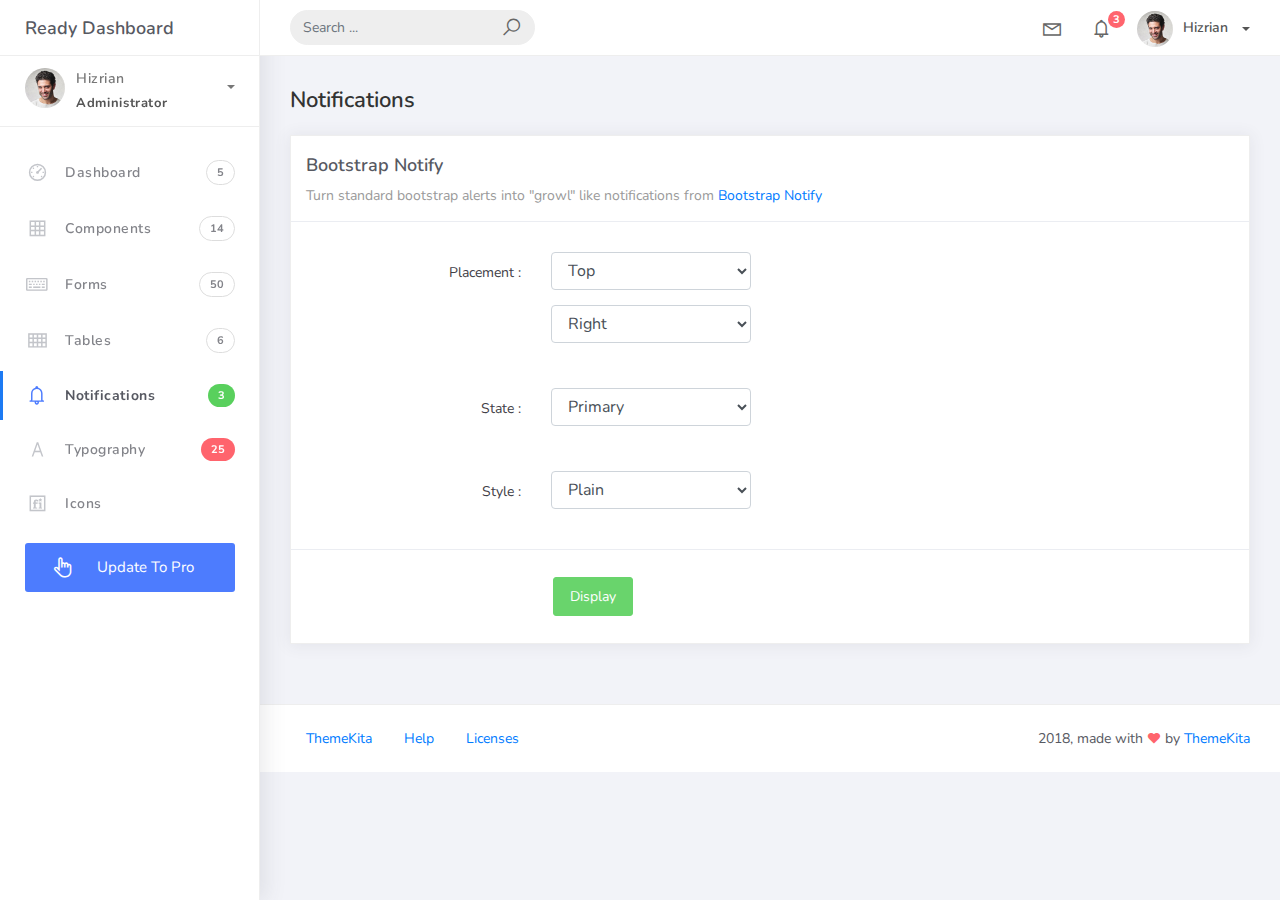
<file: SignalRWebUI/wwwroot/Ready-Bootstrap-Dashboard-master/notifications.html>
<!DOCTYPE html>
<html>
<head>
	<meta http-equiv="X-UA-Compatible" content="IE=edge,chrome=1" />
	<title>Notifications - Ready Bootstrap Dashboard</title>
	<meta content='width=device-width, initial-scale=1.0, maximum-scale=1.0, user-scalable=0, shrink-to-fit=no' name='viewport' />
	<link rel="stylesheet" href="assets/css/bootstrap.min.css">
	<link rel="stylesheet" href="https://fonts.googleapis.com/css?family=Nunito:200,200i,300,300i,400,400i,600,600i,700,700i,800,800i,900,900i">
	<link rel="stylesheet" href="assets/css/ready.css">
	<link rel="stylesheet" href="assets/css/demo.css">
</head>
<body>
	<div class="wrapper">
		<div class="main-header">
			<div class="logo-header">
				<a href="index.html" class="logo">
					Ready Dashboard
				</a>
				<button class="navbar-toggler sidenav-toggler ml-auto" type="button" data-toggle="collapse" data-target="collapse" aria-controls="sidebar" aria-expanded="false" aria-label="Toggle navigation">
					<span class="navbar-toggler-icon"></span>
				</button>
				<button class="topbar-toggler more"><i class="la la-ellipsis-v"></i></button>
			</div>
			<nav class="navbar navbar-header navbar-expand-lg">
				<div class="container-fluid">
					
					<form class="navbar-left navbar-form nav-search mr-md-3" action="">
						<div class="input-group">
							<input type="text" placeholder="Search ..." class="form-control">
							<div class="input-group-append">
								<span class="input-group-text">
									<i class="la la-search search-icon"></i>
								</span>
							</div>
						</div>
					</form>
					<ul class="navbar-nav topbar-nav ml-md-auto align-items-center">
						<li class="nav-item dropdown hidden-caret">
							<a class="nav-link dropdown-toggle" href="#" id="navbarDropdown" role="button" data-toggle="dropdown" aria-haspopup="true" aria-expanded="false">
								<i class="la la-envelope"></i>
							</a>
							<div class="dropdown-menu" aria-labelledby="navbarDropdown">
								<a class="dropdown-item" href="#">Action</a>
								<a class="dropdown-item" href="#">Another action</a>
								<div class="dropdown-divider"></div>
								<a class="dropdown-item" href="#">Something else here</a>
							</div>
						</li>
						<li class="nav-item dropdown hidden-caret">
							<a class="nav-link dropdown-toggle" href="#" id="navbarDropdown" role="button" data-toggle="dropdown" aria-haspopup="true" aria-expanded="false">
								<i class="la la-bell"></i>
								<span class="notification">3</span>
							</a>
							<ul class="dropdown-menu notif-box" aria-labelledby="navbarDropdown">
								<li>
									<div class="dropdown-title">You have 4 new notification</div>
								</li>
								<li>
									<div class="notif-center">
										<a href="#">
											<div class="notif-icon notif-primary"> <i class="la la-user-plus"></i> </div>
											<div class="notif-content">
												<span class="block">
													New user registered
												</span>
												<span class="time">5 minutes ago</span> 
											</div>
										</a>
										<a href="#">
											<div class="notif-icon notif-success"> <i class="la la-comment"></i> </div>
											<div class="notif-content">
												<span class="block">
													Rahmad commented on Admin
												</span>
												<span class="time">12 minutes ago</span> 
											</div>
										</a>
										<a href="#">
											<div class="notif-img"> 
												<img src="assets/img/profile2.jpg" alt="Img Profile">
											</div>
											<div class="notif-content">
												<span class="block">
													Reza send messages to you
												</span>
												<span class="time">12 minutes ago</span> 
											</div>
										</a>
										<a href="#">
											<div class="notif-icon notif-danger"> <i class="la la-heart"></i> </div>
											<div class="notif-content">
												<span class="block">
													Farrah liked Admin
												</span>
												<span class="time">17 minutes ago</span> 
											</div>
										</a>
									</div>
								</li>
								<li>
									<a class="see-all" href="javascript:void(0);"> <strong>See all notifications</strong> <i class="la la-angle-right"></i> </a>
								</li>
							</ul>
						</li>
						<li class="nav-item dropdown">
							<a class="dropdown-toggle profile-pic" data-toggle="dropdown" href="#" aria-expanded="false"> <img src="assets/img/profile.jpg" alt="user-img" width="36" class="img-circle"><span >Hizrian</span></span> </a>
							<ul class="dropdown-menu dropdown-user">
								<li>
									<div class="user-box">
										<div class="u-img"><img src="assets/img/profile.jpg" alt="user"></div>
										<div class="u-text">
											<h4>Hizrian</h4>
											<p class="text-muted">hello@themekita.com</p><a href="profile.html" class="btn btn-rounded btn-danger btn-sm">View Profile</a></div>
										</div>
									</li>
									<div class="dropdown-divider"></div>
									<a class="dropdown-item" href="#"><i class="ti-user"></i> My Profile</a>
									<a class="dropdown-item" href="#"></i> My Balance</a>
									<a class="dropdown-item" href="#"><i class="ti-email"></i> Inbox</a>
									<div class="dropdown-divider"></div>
									<a class="dropdown-item" href="#"><i class="ti-settings"></i> Account Setting</a>
									<div class="dropdown-divider"></div>
									<a class="dropdown-item" href="#"><i class="fa fa-power-off"></i> Logout</a>
								</ul>
								<!-- /.dropdown-user -->
							</li>
						</ul>
					</div>
				</nav>
			</div>
			<div class="sidebar">
				<div class="scrollbar-inner sidebar-wrapper">
					<div class="user">
						<div class="photo">
							<img src="assets/img/profile.jpg">
						</div>
						<div class="info">
							<a class="" data-toggle="collapse" href="#collapseExample" aria-expanded="true">
								<span>
									Hizrian
									<span class="user-level">Administrator</span>
									<span class="caret"></span>
								</span>
							</a>
							<div class="clearfix"></div>

							<div class="collapse in" id="collapseExample" aria-expanded="true" style="">
								<ul class="nav">
									<li>
										<a href="#profile">
											<span class="link-collapse">My Profile</span>
										</a>
									</li>
									<li>
										<a href="#edit">
											<span class="link-collapse">Edit Profile</span>
										</a>
									</li>
									<li>
										<a href="#settings">
											<span class="link-collapse">Settings</span>
										</a>
									</li>
								</ul>
							</div>
						</div>
					</div>
					<ul class="nav">
						<li class="nav-item">
							<a href="index.html">
								<i class="la la-dashboard"></i>
								<p>Dashboard</p>
								<span class="badge badge-count">5</span>
							</a>
						</li>
						<li class="nav-item">
							<a href="components.html">
								<i class="la la-table"></i>
								<p>Components</p>
								<span class="badge badge-count">14</span>
							</a>
						</li>
						<li class="nav-item">
							<a href="forms.html">
								<i class="la la-keyboard-o"></i>
								<p>Forms</p>
								<span class="badge badge-count">50</span>
							</a>
						</li>
						<li class="nav-item">
							<a href="tables.html">
								<i class="la la-th"></i>
								<p>Tables</p>
								<span class="badge badge-count">6</span>
							</a>
						</li>
						<li class="nav-item active">
							<a href="notifications.html">
								<i class="la la-bell"></i>
								<p>Notifications</p>
								<span class="badge badge-success">3</span>
							</a>
						</li>
						<li class="nav-item">
							<a href="typography.html">
								<i class="la la-font"></i>
								<p>Typography</p>
								<span class="badge badge-danger">25</span>
							</a>
						</li>
						<li class="nav-item">
							<a href="icons.html">
								<i class="la la-fonticons"></i>
								<p>Icons</p>
							</a>
						</li>
						<li class="nav-item update-pro">
							<button  data-toggle="modal" data-target="#modalUpdate">
								<i class="la la-hand-pointer-o"></i>
								<p>Update To Pro</p>
							</button>
						</li>
					</ul>
				</div>
			</div>
			<div class="main-panel">
				<div class="content">
					<div class="container-fluid">
						<h4 class="page-title">Notifications</h4>
						<div class="row">
							<div class="col-md-12">
								<div class="card">
									<div class="card-header">
										<div class="card-title">Bootstrap Notify</div>
										<div class="card-category">Turn standard bootstrap alerts into "growl" like notifications from <a class="link" href="http://bootstrap-notify.remabledesigns.com/">Bootstrap Notify</a></div>
									</div>
									<div class="card-body">
										<div class="form">
											<div class="form-group from-show-notify row">
												<div class="col-lg-3 col-md-3 col-sm-12 text-right">
													<label>Placement :</label>
												</div>
												<div class="col-lg-4 col-md-9 col-sm-12">
													<select class="form-control input-fixed" id="notify_placement_from">
														<option value="top">Top</option>
														<option value="bottom">Bottom</option>
													</select>
													<select class="form-control input-fixed" id="notify_placement_align">
														<option value="left">Left</option>
														<option value="right" selected="">Right</option>
														<option value="center">Center</option>
													</select>
												</div>
											</div>
											<div class="form-group from-show-notify row">
												<div class="col-lg-3 col-md-3 col-sm-12 text-right">
													<label>State :</label>
												</div>
												<div class="col-lg-4 col-md-9 col-sm-12">
													<select class="form-control input-fixed" id="notify_state">
														<option value="primary">Primary</option>
														<option value="info">Info</option>
														<option value="success">Success</option>
														<option value="warning">Warning</option>
														<option value="danger">Danger</option>
													</select>
												</div>
											</div>
											<div class="form-group from-show-notify row">
												<div class="col-lg-3 col-md-3 col-sm-12 text-right">
													<label>Style :</label>
												</div>
												<div class="col-lg-4 col-md-9 col-sm-12">
													<select class="form-control input-fixed" id="notify_style">
														<option value="plain">Plain</option>
														<option value="withicon">With Icon</option>
													</select>
												</div>
											</div>
										</div>
									</div>
									<div class="card-footer">
										<div class="form">
											<div class="form-group from-show-notify row">
												<div class="col-lg-3 col-md-3 col-sm-12">

												</div>
												<div class="col-lg-4 col-md-9 col-sm-12">
													<button id="displayNotif" class="btn btn-success">Display</button>
												</div>
											</div>
										</div>
									</div>
								</div>
							</div>
						</div>
					</div>
				</div>
				<footer class="footer">
					<div class="container-fluid">
						<nav class="pull-left">
							<ul class="nav">
								<li class="nav-item">
									<a class="nav-link" href="http://www.themekita.com">
										ThemeKita
									</a>
								</li>
								<li class="nav-item">
									<a class="nav-link" href="#">
										Help
									</a>
								</li>
								<li class="nav-item">
									<a class="nav-link" href="https://themewagon.com/license/#free-item">
										Licenses
									</a>
								</li>
							</ul>
						</nav>
						<div class="copyright ml-auto">
							2018, made with <i class="la la-heart heart text-danger"></i> by <a href="http://www.themekita.com">ThemeKita</a>
						</div>				
					</div>
				</footer>
			</div>
		</div>
	</div>
	<!-- Modal -->
	<div class="modal fade" id="modalUpdate" tabindex="-1" role="dialog" aria-labelledby="modalUpdatePro" aria-hidden="true">
		<div class="modal-dialog modal-dialog-centered" role="document">
			<div class="modal-content">
				<div class="modal-header bg-primary">
					<h6 class="modal-title"><i class="la la-frown-o"></i> Under Development</h6>
					<button type="button" class="close" data-dismiss="modal" aria-label="Close">
						<span aria-hidden="true">&times;</span>
					</button>
				</div>
				<div class="modal-body text-center">									
					<p>Currently the pro version of the <b>Ready Dashboard</b> Bootstrap is in progress development</p>
					<p>
					<b>We'll let you know when it's done</b></p>
				</div>
				<div class="modal-footer">
					<button type="button" class="btn btn-secondary" data-dismiss="modal">Close</button>
				</div>
			</div>
		</div>
	</div>
</body>
<script src="assets/js/core/jquery.3.2.1.min.js"></script>
<script src="assets/js/plugin/jquery-ui-1.12.1.custom/jquery-ui.min.js"></script>
<script src="assets/js/core/popper.min.js"></script>
<script src="assets/js/core/bootstrap.min.js"></script>
<script src="assets/js/plugin/chartist/chartist.min.js"></script>
<script src="assets/js/plugin/chartist/plugin/chartist-plugin-tooltip.min.js"></script>
<script src="assets/js/plugin/bootstrap-notify/bootstrap-notify.min.js"></script>
<script src="assets/js/plugin/bootstrap-toggle/bootstrap-toggle.min.js"></script>
<script src="assets/js/plugin/jquery-mapael/jquery.mapael.min.js"></script>
<script src="assets/js/plugin/jquery-mapael/maps/world_countries.min.js"></script>
<script src="assets/js/plugin/chart-circle/circles.min.js"></script>
<script src="assets/js/plugin/jquery-scrollbar/jquery.scrollbar.min.js"></script>
<script src="assets/js/ready.min.js"></script>
<script>
	$('#displayNotif').on('click', function(){
		var placementFrom = $('#notify_placement_from option:selected').val();
		var placementAlign = $('#notify_placement_align option:selected').val();
		var state = $('#notify_state option:selected').val();
		var style = $('#notify_style option:selected').val();
		var content = {};

		content.message = 'Turning standard Bootstrap alerts into "notify" like notifications';
		content.title = 'Bootstrap notify';
		if (style == "withicon") {
			content.icon = 'la la-bell';
		} else {
			content.icon = 'none';
		}
		content.url = 'index.html';
		content.target = '_blank';

		$.notify(content,{
			type: state,
			placement: {
				from: placementFrom,
				align: placementAlign
			},
			time: 1000,
		});
	});
</script>
</html>
</file>
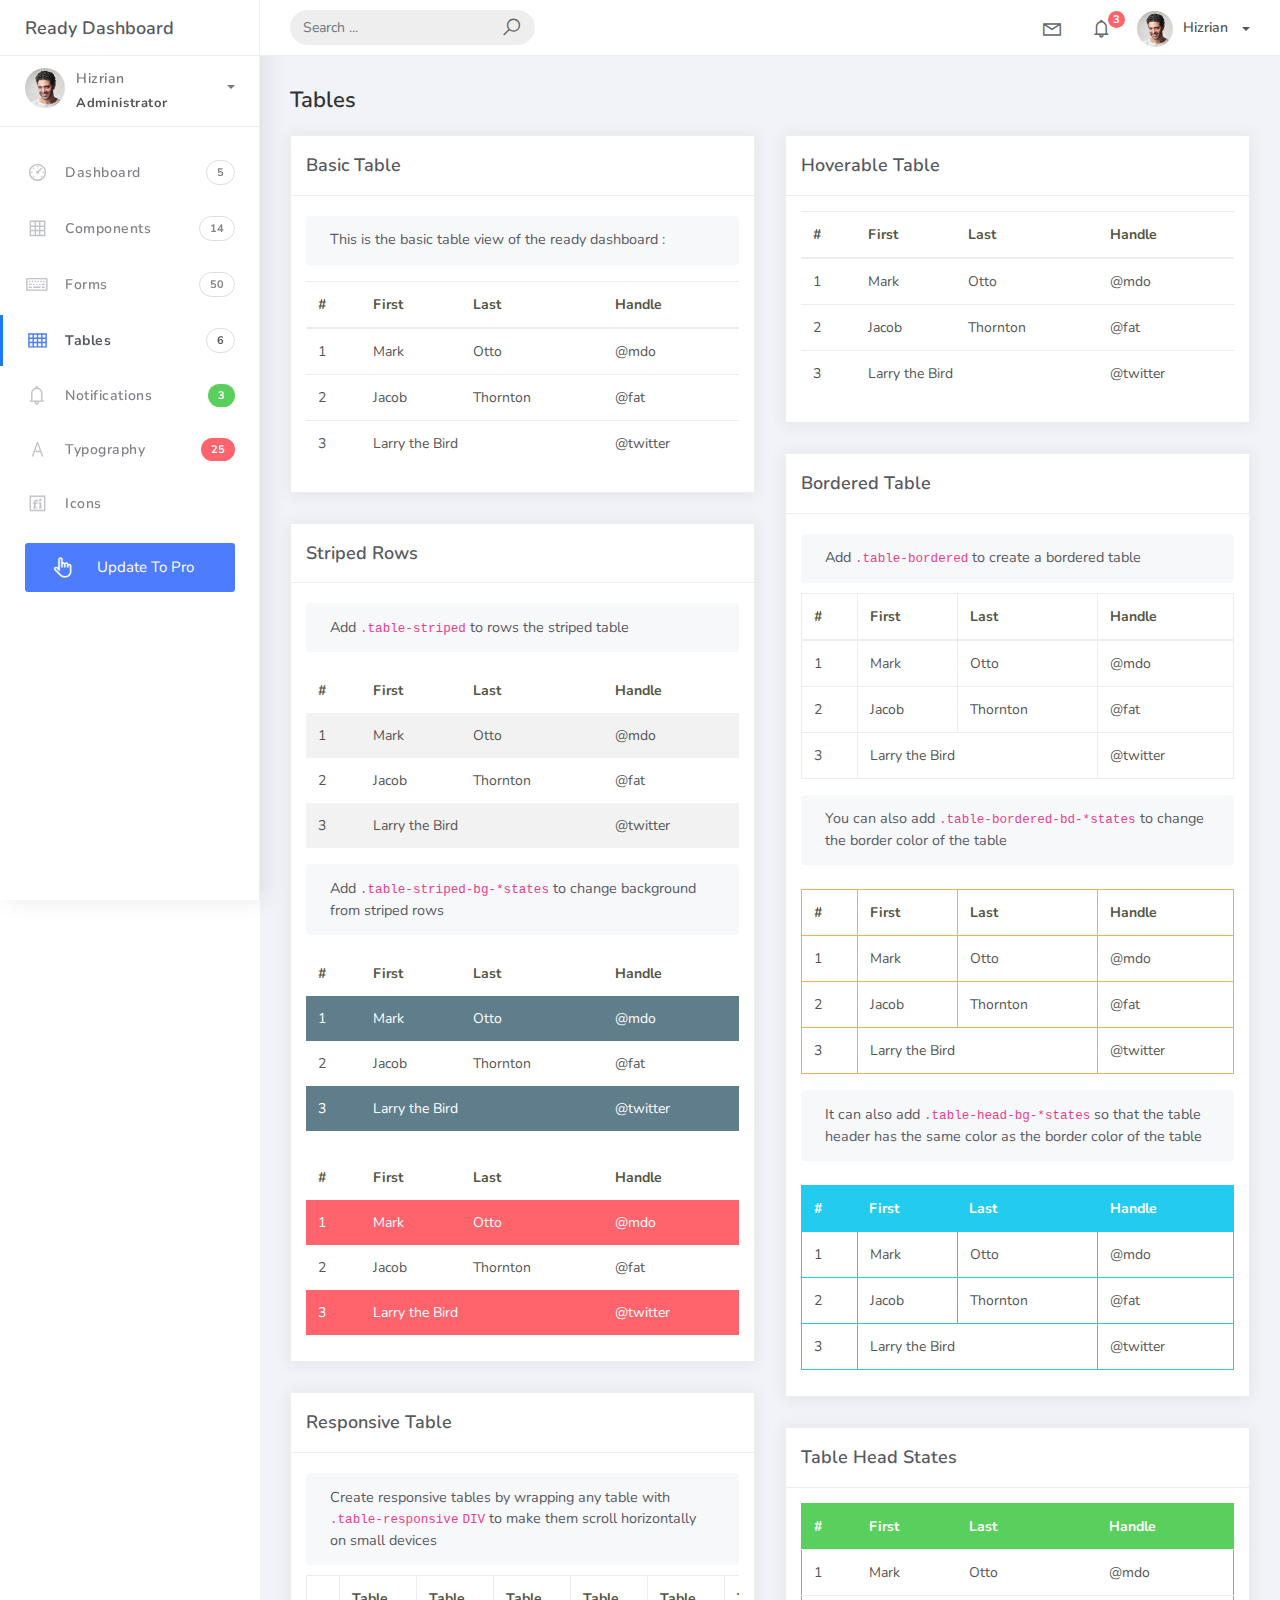
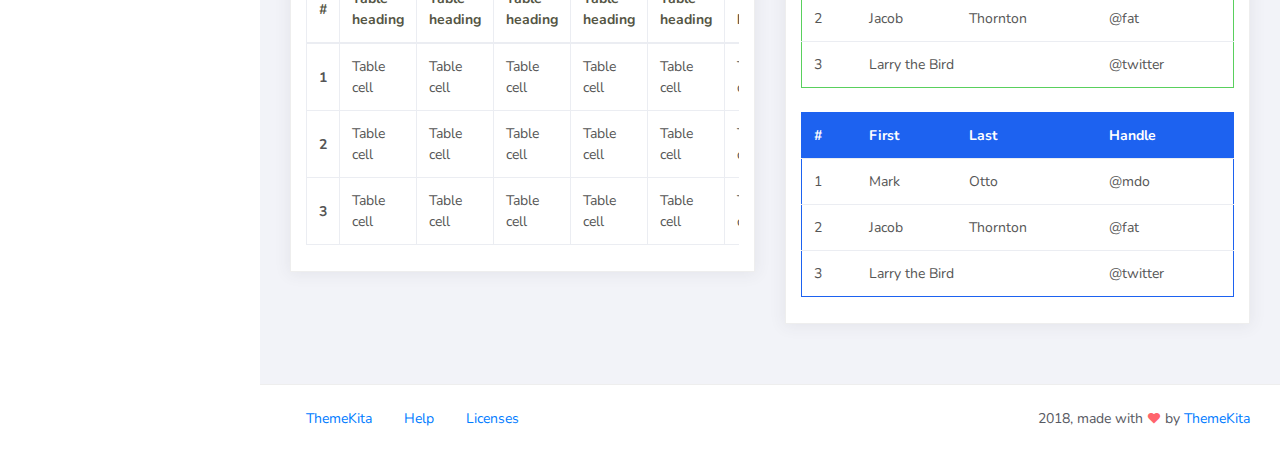
<file: SignalRWebUI/wwwroot/Ready-Bootstrap-Dashboard-master/tables.html>
<!DOCTYPE html>
<html>
<head>
	<meta http-equiv="X-UA-Compatible" content="IE=edge,chrome=1" />
	<title>Tables - Ready Bootstrap Dashboard</title>
	<meta content='width=device-width, initial-scale=1.0, maximum-scale=1.0, user-scalable=0, shrink-to-fit=no' name='viewport' />
	<link rel="stylesheet" href="assets/css/bootstrap.min.css">
	<link rel="stylesheet" href="https://fonts.googleapis.com/css?family=Nunito:200,200i,300,300i,400,400i,600,600i,700,700i,800,800i,900,900i">
	<link rel="stylesheet" href="assets/css/ready.css">
	<link rel="stylesheet" href="assets/css/demo.css">
</head>
<body>
	<div class="wrapper">
		<div class="main-header">
			<div class="logo-header">
				<a href="index.html" class="logo">
					Ready Dashboard
				</a>
				<button class="navbar-toggler sidenav-toggler ml-auto" type="button" data-toggle="collapse" data-target="collapse" aria-controls="sidebar" aria-expanded="false" aria-label="Toggle navigation">
					<span class="navbar-toggler-icon"></span>
				</button>
				<button class="topbar-toggler more"><i class="la la-ellipsis-v"></i></button>
			</div>
			<nav class="navbar navbar-header navbar-expand-lg">
				<div class="container-fluid">
					
					<form class="navbar-left navbar-form nav-search mr-md-3" action="">
						<div class="input-group">
							<input type="text" placeholder="Search ..." class="form-control">
							<div class="input-group-append">
								<span class="input-group-text">
									<i class="la la-search search-icon"></i>
								</span>
							</div>
						</div>
					</form>
					<ul class="navbar-nav topbar-nav ml-md-auto align-items-center">
						<li class="nav-item dropdown hidden-caret">
							<a class="nav-link dropdown-toggle" href="#" id="navbarDropdown" role="button" data-toggle="dropdown" aria-haspopup="true" aria-expanded="false">
								<i class="la la-envelope"></i>
							</a>
							<div class="dropdown-menu" aria-labelledby="navbarDropdown">
								<a class="dropdown-item" href="#">Action</a>
								<a class="dropdown-item" href="#">Another action</a>
								<div class="dropdown-divider"></div>
								<a class="dropdown-item" href="#">Something else here</a>
							</div>
						</li>
						<li class="nav-item dropdown hidden-caret">
							<a class="nav-link dropdown-toggle" href="#" id="navbarDropdown" role="button" data-toggle="dropdown" aria-haspopup="true" aria-expanded="false">
								<i class="la la-bell"></i>
								<span class="notification">3</span>
							</a>
							<ul class="dropdown-menu notif-box" aria-labelledby="navbarDropdown">
								<li>
									<div class="dropdown-title">You have 4 new notification</div>
								</li>
								<li>
									<div class="notif-center">
										<a href="#">
											<div class="notif-icon notif-primary"> <i class="la la-user-plus"></i> </div>
											<div class="notif-content">
												<span class="block">
													New user registered
												</span>
												<span class="time">5 minutes ago</span> 
											</div>
										</a>
										<a href="#">
											<div class="notif-icon notif-success"> <i class="la la-comment"></i> </div>
											<div class="notif-content">
												<span class="block">
													Rahmad commented on Admin
												</span>
												<span class="time">12 minutes ago</span> 
											</div>
										</a>
										<a href="#">
											<div class="notif-img"> 
												<img src="assets/img/profile2.jpg" alt="Img Profile">
											</div>
											<div class="notif-content">
												<span class="block">
													Reza send messages to you
												</span>
												<span class="time">12 minutes ago</span> 
											</div>
										</a>
										<a href="#">
											<div class="notif-icon notif-danger"> <i class="la la-heart"></i> </div>
											<div class="notif-content">
												<span class="block">
													Farrah liked Admin
												</span>
												<span class="time">17 minutes ago</span> 
											</div>
										</a>
									</div>
								</li>
								<li>
									<a class="see-all" href="javascript:void(0);"> <strong>See all notifications</strong> <i class="la la-angle-right"></i> </a>
								</li>
							</ul>
						</li>
						<li class="nav-item dropdown">
							<a class="dropdown-toggle profile-pic" data-toggle="dropdown" href="#" aria-expanded="false"> <img src="assets/img/profile.jpg" alt="user-img" width="36" class="img-circle"><span >Hizrian</span></span> </a>
							<ul class="dropdown-menu dropdown-user">
								<li>
									<div class="user-box">
										<div class="u-img"><img src="assets/img/profile.jpg" alt="user"></div>
										<div class="u-text">
											<h4>Hizrian</h4>
											<p class="text-muted">hello@themekita.com</p><a href="profile.html" class="btn btn-rounded btn-danger btn-sm">View Profile</a></div>
										</div>
									</li>
									<div class="dropdown-divider"></div>
									<a class="dropdown-item" href="#"><i class="ti-user"></i> My Profile</a>
									<a class="dropdown-item" href="#"></i> My Balance</a>
									<a class="dropdown-item" href="#"><i class="ti-email"></i> Inbox</a>
									<div class="dropdown-divider"></div>
									<a class="dropdown-item" href="#"><i class="ti-settings"></i> Account Setting</a>
									<div class="dropdown-divider"></div>
									<a class="dropdown-item" href="#"><i class="fa fa-power-off"></i> Logout</a>
								</ul>
								<!-- /.dropdown-user -->
							</li>
						</ul>
					</div>
				</nav>
			</div>
			<div class="sidebar">
				<div class="scrollbar-inner sidebar-wrapper">
					<div class="user">
						<div class="photo">
							<img src="assets/img/profile.jpg">
						</div>
						<div class="info">
							<a class="" data-toggle="collapse" href="#collapseExample" aria-expanded="true">
								<span>
									Hizrian
									<span class="user-level">Administrator</span>
									<span class="caret"></span>
								</span>
							</a>
							<div class="clearfix"></div>

							<div class="collapse in" id="collapseExample" aria-expanded="true" style="">
								<ul class="nav">
									<li>
										<a href="#profile">
											<span class="link-collapse">My Profile</span>
										</a>
									</li>
									<li>
										<a href="#edit">
											<span class="link-collapse">Edit Profile</span>
										</a>
									</li>
									<li>
										<a href="#settings">
											<span class="link-collapse">Settings</span>
										</a>
									</li>
								</ul>
							</div>
						</div>
					</div>
					<ul class="nav">
						<li class="nav-item">
							<a href="index.html">
								<i class="la la-dashboard"></i>
								<p>Dashboard</p>
								<span class="badge badge-count">5</span>
							</a>
						</li>
						<li class="nav-item">
							<a href="components.html">
								<i class="la la-table"></i>
								<p>Components</p>
								<span class="badge badge-count">14</span>
							</a>
						</li>
						<li class="nav-item">
							<a href="forms.html">
								<i class="la la-keyboard-o"></i>
								<p>Forms</p>
								<span class="badge badge-count">50</span>
							</a>
						</li>
						<li class="nav-item active">
							<a href="tables.html">
								<i class="la la-th"></i>
								<p>Tables</p>
								<span class="badge badge-count">6</span>
							</a>
						</li>
						<li class="nav-item">
							<a href="notifications.html">
								<i class="la la-bell"></i>
								<p>Notifications</p>
								<span class="badge badge-success">3</span>
							</a>
						</li>
						<li class="nav-item">
							<a href="typography.html">
								<i class="la la-font"></i>
								<p>Typography</p>
								<span class="badge badge-danger">25</span>
							</a>
						</li>
						<li class="nav-item">
							<a href="icons.html">
								<i class="la la-fonticons"></i>
								<p>Icons</p>
							</a>
						</li>
						<li class="nav-item update-pro">
							<button  data-toggle="modal" data-target="#modalUpdate">
								<i class="la la-hand-pointer-o"></i>
								<p>Update To Pro</p>
							</button>
						</li>
					</ul>
				</div>
			</div>
			<div class="main-panel">
				<div class="content">
					<div class="container-fluid">
						<h4 class="page-title">Tables</h4>
						<div class="row">
							<div class="col-md-6">
								<div class="card">
									<div class="card-header">
										<div class="card-title">Basic Table</div>
									</div>
									<div class="card-body">
										<div class="card-sub">									
											This is the basic table view of the ready dashboard :
										</div>
										<table class="table mt-3">
											<thead>
												<tr>
													<th scope="col">#</th>
													<th scope="col">First</th>
													<th scope="col">Last</th>
													<th scope="col">Handle</th>
												</tr>
											</thead>
											<tbody>
												<tr>
													<td>1</td>
													<td>Mark</td>
													<td>Otto</td>
													<td>@mdo</td>
												</tr>
												<tr>
													<td>2</td>
													<td>Jacob</td>
													<td>Thornton</td>
													<td>@fat</td>
												</tr>
												<tr>
													<td>3</td>
													<td colspan="2">Larry the Bird</td>
													<td>@twitter</td>
												</tr>
											</tbody>
										</table>
									</div>
								</div>
								<div class="card">
									<div class="card-header">
										<div class="card-title">Striped Rows</div>
									</div>
									<div class="card-body">
										<div class="card-sub">											
											Add <code class="highlighter-rouge">.table-striped</code> to rows the striped table
										</div>
										<table class="table table-striped mt-3">
											<thead>
												<tr>
													<th scope="col">#</th>
													<th scope="col">First</th>
													<th scope="col">Last</th>
													<th scope="col">Handle</th>
												</tr>
											</thead>
											<tbody>
												<tr>
													<td>1</td>
													<td>Mark</td>
													<td>Otto</td>
													<td>@mdo</td>
												</tr>
												<tr>
													<td>2</td>
													<td>Jacob</td>
													<td>Thornton</td>
													<td>@fat</td>
												</tr>
												<tr>
													<td>3</td>
													<td colspan="2">Larry the Bird</td>
													<td>@twitter</td>
												</tr>
											</tbody>
										</table>
										<div class="card-sub">
											Add <code class="#highlighter-rouge">.table-striped-bg-*states</code> to change background from striped rows
										</div>
										<table class="table table-striped table-striped-bg-default mt-3">
											<thead>
												<tr>
													<th scope="col">#</th>
													<th scope="col">First</th>
													<th scope="col">Last</th>
													<th scope="col">Handle</th>
												</tr>
											</thead>
											<tbody>
												<tr>
													<td>1</td>
													<td>Mark</td>
													<td>Otto</td>
													<td>@mdo</td>
												</tr>
												<tr>
													<td>2</td>
													<td>Jacob</td>
													<td>Thornton</td>
													<td>@fat</td>
												</tr>
												<tr>
													<td>3</td>
													<td colspan="2">Larry the Bird</td>
													<td>@twitter</td>
												</tr>
											</tbody>
										</table>
										<table class="table table-striped table-striped-bg-danger mt-4">
											<thead>
												<tr>
													<th scope="col">#</th>
													<th scope="col">First</th>
													<th scope="col">Last</th>
													<th scope="col">Handle</th>
												</tr>
											</thead>
											<tbody>
												<tr>
													<td>1</td>
													<td>Mark</td>
													<td>Otto</td>
													<td>@mdo</td>
												</tr>
												<tr>
													<td>2</td>
													<td>Jacob</td>
													<td>Thornton</td>
													<td>@fat</td>
												</tr>
												<tr>
													<td>3</td>
													<td colspan="2">Larry the Bird</td>
													<td>@twitter</td>
												</tr>
											</tbody>
										</table>
									</div>
								</div>
								<div class="card">
									<div class="card-header">
										<div class="card-title">Responsive Table</div>
									</div>
									<div class="card-body">
										<div class="card-sub">
											Create responsive tables by wrapping any table with <code class="highlighter-rouge">.table-responsive</code> <code class="highlighter-rouge">DIV</code> to make them scroll horizontally on small devices
										</div>
										<div class="table-responsive">
											<table class="table table-bordered">
												<thead>
													<tr>
														<th>#</th>
														<th>Table heading</th>
														<th>Table heading</th>
														<th>Table heading</th>
														<th>Table heading</th>
														<th>Table heading</th>
														<th>Table heading</th>
													</tr>
												</thead>
												<tbody>
													<tr>
														<th scope="row">1</th>
														<td>Table cell</td>
														<td>Table cell</td>
														<td>Table cell</td>
														<td>Table cell</td>
														<td>Table cell</td>
														<td>Table cell</td>
													</tr>
													<tr>
														<th scope="row">2</th>
														<td>Table cell</td>
														<td>Table cell</td>
														<td>Table cell</td>
														<td>Table cell</td>
														<td>Table cell</td>
														<td>Table cell</td>
													</tr>
													<tr>
														<th scope="row">3</th>
														<td>Table cell</td>
														<td>Table cell</td>
														<td>Table cell</td>
														<td>Table cell</td>
														<td>Table cell</td>
														<td>Table cell</td>
													</tr>
												</tbody>
											</table>
										</div>
									</div>
								</div>
							</div>
							<div class="col-md-6">
								<div class="card">
									<div class="card-header">
										<div class="card-title">Hoverable Table</div>
									</div>
									<div class="card-body">
										<table class="table table-hover">
											<thead>
												<tr>
													<th scope="col">#</th>
													<th scope="col">First</th>
													<th scope="col">Last</th>
													<th scope="col">Handle</th>
												</tr>
											</thead>
											<tbody>
												<tr>
													<td>1</td>
													<td>Mark</td>
													<td>Otto</td>
													<td>@mdo</td>
												</tr>
												<tr>
													<td>2</td>
													<td>Jacob</td>
													<td>Thornton</td>
													<td>@fat</td>
												</tr>
												<tr>
													<td>3</td>
													<td colspan="2">Larry the Bird</td>
													<td>@twitter</td>
												</tr>
											</tbody>
										</table>
									</div>
								</div>
								<div class="card">
									<div class="card-header">
										<div class="card-title">Bordered Table</div>
									</div>
									<div class="card-body">
										<div class="card-sub">
											Add <code class="highlighter-rouge">.table-bordered</code> to create a bordered table
										</div>
										<table class="table table-bordered">
											<thead>
												<tr>
													<th scope="col">#</th>
													<th scope="col">First</th>
													<th scope="col">Last</th>
													<th scope="col">Handle</th>
												</tr>
											</thead>
											<tbody>
												<tr>
													<td>1</td>
													<td>Mark</td>
													<td>Otto</td>
													<td>@mdo</td>
												</tr>
												<tr>
													<td>2</td>
													<td>Jacob</td>
													<td>Thornton</td>
													<td>@fat</td>
												</tr>
												<tr>
													<td>3</td>
													<td colspan="2">Larry the Bird</td>
													<td>@twitter</td>
												</tr>
											</tbody>
										</table>
										<div class="card-sub">											
											You can also add <code class="highlighter-rouge">.table-bordered-bd-*states</code> to change the border color of the table
										</div>
										<table class="table table-bordered table-bordered-bd-warning mt-4">
											<thead>
												<tr>
													<th scope="col">#</th>
													<th scope="col">First</th>
													<th scope="col">Last</th>
													<th scope="col">Handle</th>
												</tr>
											</thead>
											<tbody>
												<tr>
													<td>1</td>
													<td>Mark</td>
													<td>Otto</td>
													<td>@mdo</td>
												</tr>
												<tr>
													<td>2</td>
													<td>Jacob</td>
													<td>Thornton</td>
													<td>@fat</td>
												</tr>
												<tr>
													<td>3</td>
													<td colspan="2">Larry the Bird</td>
													<td>@twitter</td>
												</tr>
											</tbody>
										</table>
										<div class="card-sub">
											It can also add <code class="highlight-rouge">.table-head-bg-*states</code> so that the table header has the same color as the border color of the table
										</div>
										<table class="table table-bordered table-head-bg-info table-bordered-bd-info mt-4">
											<thead>
												<tr>
													<th scope="col">#</th>
													<th scope="col">First</th>
													<th scope="col">Last</th>
													<th scope="col">Handle</th>
												</tr>
											</thead>
											<tbody>
												<tr>
													<td>1</td>
													<td>Mark</td>
													<td>Otto</td>
													<td>@mdo</td>
												</tr>
												<tr>
													<td>2</td>
													<td>Jacob</td>
													<td>Thornton</td>
													<td>@fat</td>
												</tr>
												<tr>
													<td>3</td>
													<td colspan="2">Larry the Bird</td>
													<td>@twitter</td>
												</tr>
											</tbody>
										</table>
									</div>
								</div>
								<div class="card">
									<div class="card-header">
										<div class="card-title">Table Head States</div>
									</div>
									<div class="card-body">
										<table class="table table-head-bg-success">
											<thead>
												<tr>
													<th scope="col">#</th>
													<th scope="col">First</th>
													<th scope="col">Last</th>
													<th scope="col">Handle</th>
												</tr>
											</thead>
											<tbody>
												<tr>
													<td>1</td>
													<td>Mark</td>
													<td>Otto</td>
													<td>@mdo</td>
												</tr>
												<tr>
													<td>2</td>
													<td>Jacob</td>
													<td>Thornton</td>
													<td>@fat</td>
												</tr>
												<tr>
													<td>3</td>
													<td colspan="2">Larry the Bird</td>
													<td>@twitter</td>
												</tr>
											</tbody>
										</table>
										<table class="table table-head-bg-primary mt-4">
											<thead>
												<tr>
													<th scope="col">#</th>
													<th scope="col">First</th>
													<th scope="col">Last</th>
													<th scope="col">Handle</th>
												</tr>
											</thead>
											<tbody>
												<tr>
													<td>1</td>
													<td>Mark</td>
													<td>Otto</td>
													<td>@mdo</td>
												</tr>
												<tr>
													<td>2</td>
													<td>Jacob</td>
													<td>Thornton</td>
													<td>@fat</td>
												</tr>
												<tr>
													<td>3</td>
													<td colspan="2">Larry the Bird</td>
													<td>@twitter</td>
												</tr>
											</tbody>
										</table>
									</div>
								</div>
							</div>
						</div>
					</div>
				</div>
				<footer class="footer">
					<div class="container-fluid">
						<nav class="pull-left">
							<ul class="nav">
								<li class="nav-item">
									<a class="nav-link" href="http://www.themekita.com">
										ThemeKita
									</a>
								</li>
								<li class="nav-item">
									<a class="nav-link" href="#">
										Help
									</a>
								</li>
								<li class="nav-item">
									<a class="nav-link" href="https://themewagon.com/license/#free-item">
										Licenses
									</a>
								</li>
							</ul>
						</nav>
						<div class="copyright ml-auto">
							2018, made with <i class="la la-heart heart text-danger"></i> by <a href="http://www.themekita.com">ThemeKita</a>
						</div>				
					</div>
				</footer>
			</div>
		</div>
	</div>
</div>
<!-- Modal -->
<div class="modal fade" id="modalUpdate" tabindex="-1" role="dialog" aria-labelledby="modalUpdatePro" aria-hidden="true">
	<div class="modal-dialog modal-dialog-centered" role="document">
		<div class="modal-content">
			<div class="modal-header bg-primary">
				<h6 class="modal-title"><i class="la la-frown-o"></i> Under Development</h6>
				<button type="button" class="close" data-dismiss="modal" aria-label="Close">
					<span aria-hidden="true">&times;</span>
				</button>
			</div>
			<div class="modal-body text-center">									
				<p>Currently the pro version of the <b>Ready Dashboard</b> Bootstrap is in progress development</p>
				<p>
				<b>We'll let you know when it's done</b></p>
			</div>
			<div class="modal-footer">
				<button type="button" class="btn btn-secondary" data-dismiss="modal">Close</button>
			</div>
		</div>
	</div>
</div>
</body>
<script src="assets/js/core/jquery.3.2.1.min.js"></script>
<script src="assets/js/plugin/jquery-ui-1.12.1.custom/jquery-ui.min.js"></script>
<script src="assets/js/core/popper.min.js"></script>
<script src="assets/js/core/bootstrap.min.js"></script>
<script src="assets/js/plugin/chartist/chartist.min.js"></script>
<script src="assets/js/plugin/chartist/plugin/chartist-plugin-tooltip.min.js"></script>
<script src="assets/js/plugin/bootstrap-notify/bootstrap-notify.min.js"></script>
<script src="assets/js/plugin/bootstrap-toggle/bootstrap-toggle.min.js"></script>
<script src="assets/js/plugin/jquery-mapael/jquery.mapael.min.js"></script>
<script src="assets/js/plugin/jquery-mapael/maps/world_countries.min.js"></script>
<script src="assets/js/plugin/chart-circle/circles.min.js"></script>
<script src="assets/js/plugin/jquery-scrollbar/jquery.scrollbar.min.js"></script>
<script src="assets/js/ready.min.js"></script>
<script>
	$('#displayNotif').on('click', function(){
		var placementFrom = $('#notify_placement_from option:selected').val();
		var placementAlign = $('#notify_placement_align option:selected').val();
		var state = $('#notify_state option:selected').val();
		var style = $('#notify_style option:selected').val();
		var content = {};

		content.message = 'Turning standard Bootstrap alerts into "notify" like notifications';
		content.title = 'Bootstrap notify';
		if (style == "withicon") {
			content.icon = 'la la-bell';
		} else {
			content.icon = 'none';
		}
		content.url = 'index.html';
		content.target = '_blank';

		$.notify(content,{
			type: state,
			placement: {
				from: placementFrom,
				align: placementAlign
			},
			time: 1000,
		});
	});
</script>
</html>
</file>
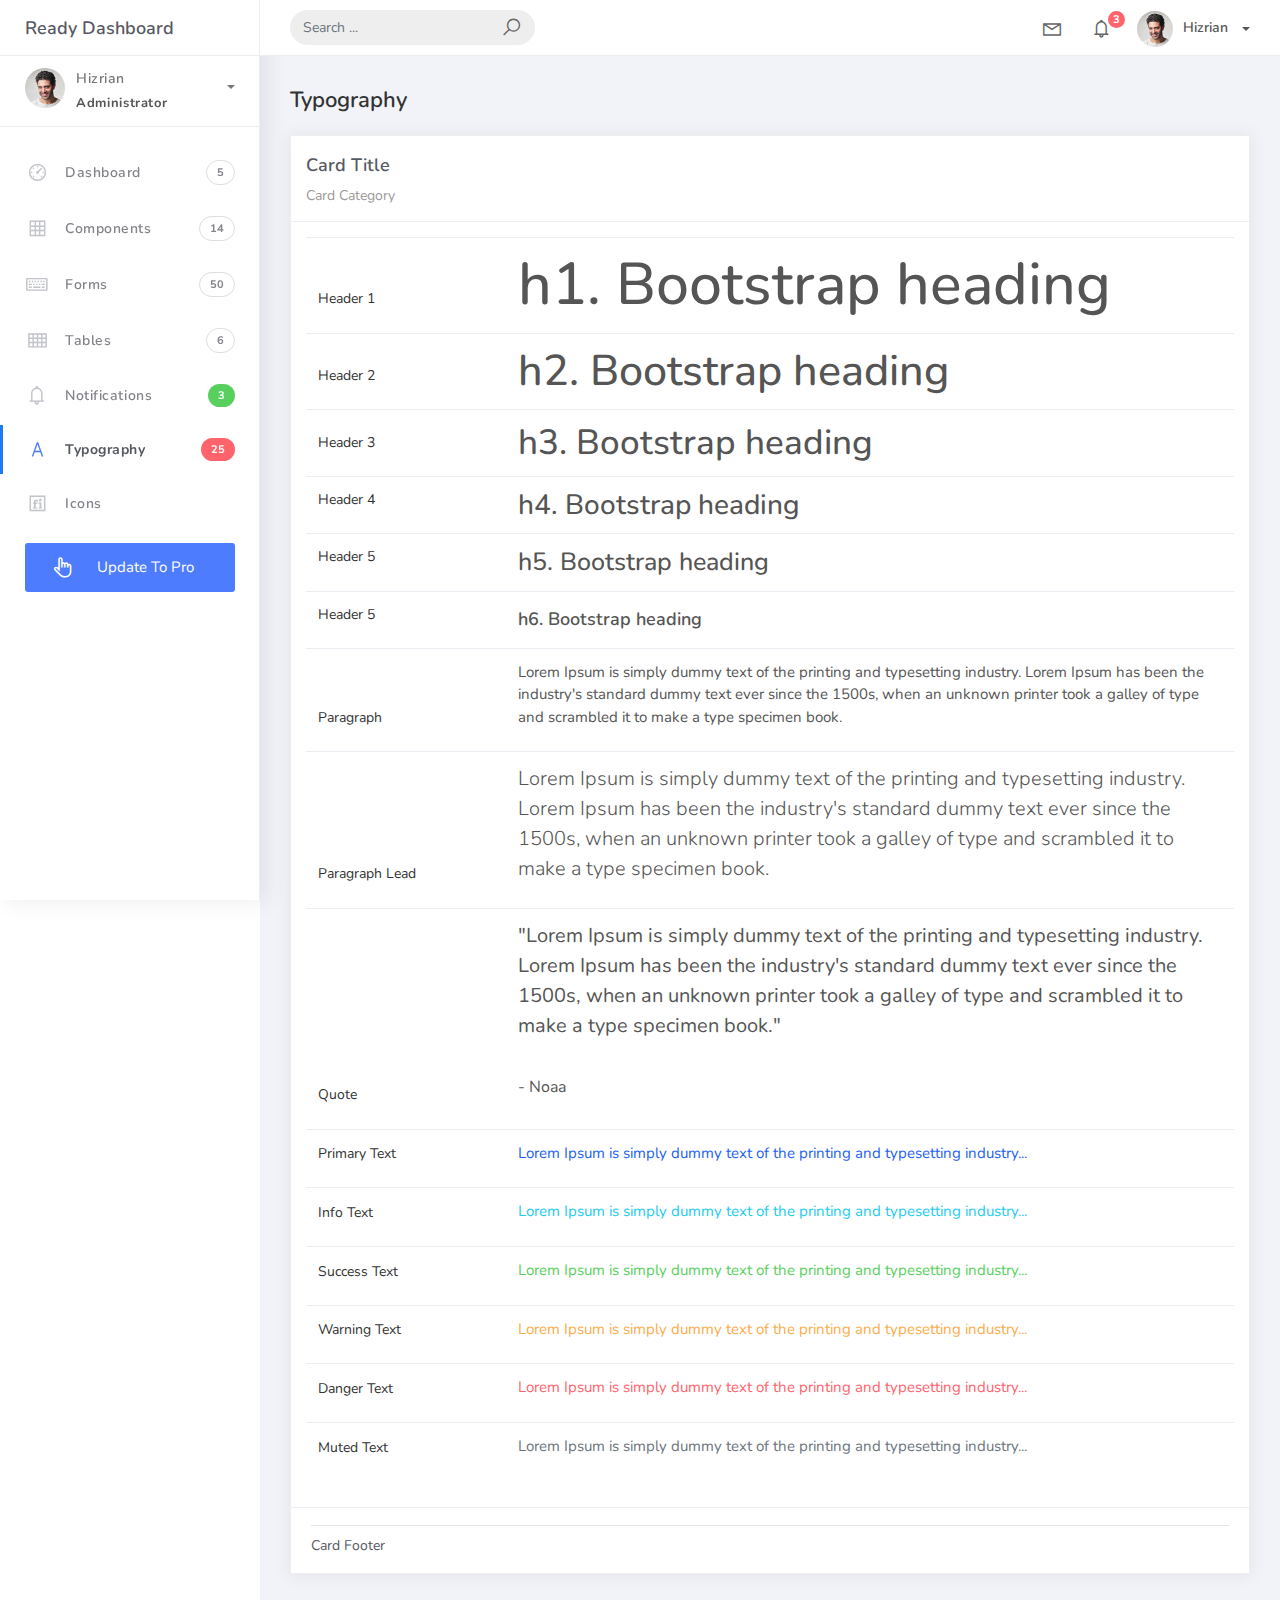
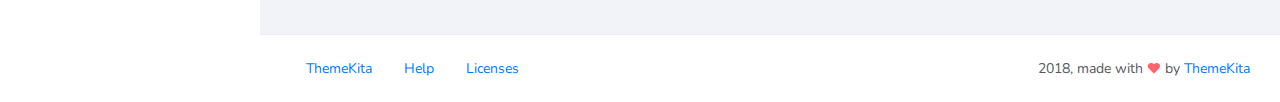
<file: SignalRWebUI/wwwroot/Ready-Bootstrap-Dashboard-master/typography.html>
<!DOCTYPE html>
<html>
<head>
	<meta http-equiv="X-UA-Compatible" content="IE=edge,chrome=1" />
	<title>Typography - Ready Bootstrap Dashboard</title>
	<meta content='width=device-width, initial-scale=1.0, maximum-scale=1.0, user-scalable=0, shrink-to-fit=no' name='viewport' />
	<link rel="stylesheet" href="assets/css/bootstrap.min.css">
	<link rel="stylesheet" href="https://fonts.googleapis.com/css?family=Nunito:200,200i,300,300i,400,400i,600,600i,700,700i,800,800i,900,900i">
	<link rel="stylesheet" href="assets/css/ready.css">
	<link rel="stylesheet" href="assets/css/demo.css">
</head>
<body>
	<div class="wrapper">
		<div class="main-header">
			<div class="logo-header">
				<a href="index.html" class="logo">
					Ready Dashboard
				</a>
				<button class="navbar-toggler sidenav-toggler ml-auto" type="button" data-toggle="collapse" data-target="collapse" aria-controls="sidebar" aria-expanded="false" aria-label="Toggle navigation">
					<span class="navbar-toggler-icon"></span>
				</button>
				<button class="topbar-toggler more"><i class="la la-ellipsis-v"></i></button>
			</div>
			<nav class="navbar navbar-header navbar-expand-lg">
				<div class="container-fluid">
					
					<form class="navbar-left navbar-form nav-search mr-md-3" action="">
						<div class="input-group">
							<input type="text" placeholder="Search ..." class="form-control">
							<div class="input-group-append">
								<span class="input-group-text">
									<i class="la la-search search-icon"></i>
								</span>
							</div>
						</div>
					</form>
					<ul class="navbar-nav topbar-nav ml-md-auto align-items-center">
						<li class="nav-item dropdown hidden-caret">
							<a class="nav-link dropdown-toggle" href="#" id="navbarDropdown" role="button" data-toggle="dropdown" aria-haspopup="true" aria-expanded="false">
								<i class="la la-envelope"></i>
							</a>
							<div class="dropdown-menu" aria-labelledby="navbarDropdown">
								<a class="dropdown-item" href="#">Action</a>
								<a class="dropdown-item" href="#">Another action</a>
								<div class="dropdown-divider"></div>
								<a class="dropdown-item" href="#">Something else here</a>
							</div>
						</li>
						<li class="nav-item dropdown hidden-caret">
							<a class="nav-link dropdown-toggle" href="#" id="navbarDropdown" role="button" data-toggle="dropdown" aria-haspopup="true" aria-expanded="false">
								<i class="la la-bell"></i>
								<span class="notification">3</span>
							</a>
							<ul class="dropdown-menu notif-box" aria-labelledby="navbarDropdown">
								<li>
									<div class="dropdown-title">You have 4 new notification</div>
								</li>
								<li>
									<div class="notif-center">
										<a href="#">
											<div class="notif-icon notif-primary"> <i class="la la-user-plus"></i> </div>
											<div class="notif-content">
												<span class="block">
													New user registered
												</span>
												<span class="time">5 minutes ago</span> 
											</div>
										</a>
										<a href="#">
											<div class="notif-icon notif-success"> <i class="la la-comment"></i> </div>
											<div class="notif-content">
												<span class="block">
													Rahmad commented on Admin
												</span>
												<span class="time">12 minutes ago</span> 
											</div>
										</a>
										<a href="#">
											<div class="notif-img"> 
												<img src="assets/img/profile2.jpg" alt="Img Profile">
											</div>
											<div class="notif-content">
												<span class="block">
													Reza send messages to you
												</span>
												<span class="time">12 minutes ago</span> 
											</div>
										</a>
										<a href="#">
											<div class="notif-icon notif-danger"> <i class="la la-heart"></i> </div>
											<div class="notif-content">
												<span class="block">
													Farrah liked Admin
												</span>
												<span class="time">17 minutes ago</span> 
											</div>
										</a>
									</div>
								</li>
								<li>
									<a class="see-all" href="javascript:void(0);"> <strong>See all notifications</strong> <i class="la la-angle-right"></i> </a>
								</li>
							</ul>
						</li>
						<li class="nav-item dropdown">
							<a class="dropdown-toggle profile-pic" data-toggle="dropdown" href="#" aria-expanded="false"> <img src="assets/img/profile.jpg" alt="user-img" width="36" class="img-circle"><span >Hizrian</span></span> </a>
							<ul class="dropdown-menu dropdown-user">
								<li>
									<div class="user-box">
										<div class="u-img"><img src="assets/img/profile.jpg" alt="user"></div>
										<div class="u-text">
											<h4>Hizrian</h4>
											<p class="text-muted">hello@themekita.com</p><a href="profile.html" class="btn btn-rounded btn-danger btn-sm">View Profile</a></div>
										</div>
									</li>
									<div class="dropdown-divider"></div>
									<a class="dropdown-item" href="#"><i class="ti-user"></i> My Profile</a>
									<a class="dropdown-item" href="#"></i> My Balance</a>
									<a class="dropdown-item" href="#"><i class="ti-email"></i> Inbox</a>
									<div class="dropdown-divider"></div>
									<a class="dropdown-item" href="#"><i class="ti-settings"></i> Account Setting</a>
									<div class="dropdown-divider"></div>
									<a class="dropdown-item" href="#"><i class="fa fa-power-off"></i> Logout</a>
								</ul>
								<!-- /.dropdown-user -->
							</li>
						</ul>
					</div>
				</nav>
			</div>
			<div class="sidebar">
				<div class="scrollbar-inner sidebar-wrapper">
					<div class="user">
						<div class="photo">
							<img src="assets/img/profile.jpg">
						</div>
						<div class="info">
							<a class="" data-toggle="collapse" href="#collapseExample" aria-expanded="true">
								<span>
									Hizrian
									<span class="user-level">Administrator</span>
									<span class="caret"></span>
								</span>
							</a>
							<div class="clearfix"></div>

							<div class="collapse in" id="collapseExample" aria-expanded="true" style="">
								<ul class="nav">
									<li>
										<a href="#profile">
											<span class="link-collapse">My Profile</span>
										</a>
									</li>
									<li>
										<a href="#edit">
											<span class="link-collapse">Edit Profile</span>
										</a>
									</li>
									<li>
										<a href="#settings">
											<span class="link-collapse">Settings</span>
										</a>
									</li>
								</ul>
							</div>
						</div>
					</div>
					<ul class="nav">
						<li class="nav-item">
							<a href="index.html">
								<i class="la la-dashboard"></i>
								<p>Dashboard</p>
								<span class="badge badge-count">5</span>
							</a>
						</li>
						<li class="nav-item">
							<a href="components.html">
								<i class="la la-table"></i>
								<p>Components</p>
								<span class="badge badge-count">14</span>
							</a>
						</li>
						<li class="nav-item">
							<a href="forms.html">
								<i class="la la-keyboard-o"></i>
								<p>Forms</p>
								<span class="badge badge-count">50</span>
							</a>
						</li>
						<li class="nav-item">
							<a href="tables.html">
								<i class="la la-th"></i>
								<p>Tables</p>
								<span class="badge badge-count">6</span>
							</a>
						</li>
						<li class="nav-item">
							<a href="notifications.html">
								<i class="la la-bell"></i>
								<p>Notifications</p>
								<span class="badge badge-success">3</span>
							</a>
						</li>
						<li class="nav-item active">
							<a href="typography.html">
								<i class="la la-font"></i>
								<p>Typography</p>
								<span class="badge badge-danger">25</span>
							</a>
						</li>
						<li class="nav-item">
							<a href="icons.html">
								<i class="la la-fonticons"></i>
								<p>Icons</p>
							</a>
						</li>
						<li class="nav-item update-pro">
							<button  data-toggle="modal" data-target="#modalUpdate">
								<i class="la la-hand-pointer-o"></i>
								<p>Update To Pro</p>
							</button>
						</li>
					</ul>
				</div>
			</div>
			<div class="main-panel">
				<div class="content">
					<div class="container-fluid">
						<h4 class="page-title">Typography</h4>
						<div class="row">
							<div class="col-md-12">
								<div class="card">
									<div class="card-header">
										<div class="card-title">Card Title</div>
										<div class="card-category">Card Category</div>
									</div>
									<div class="card-body">
										<table class="table table-typo">
											<tbody>
												<tr>
													<td>
														<p>Header 1</p>

													</td>
													<td><span class="h1">h1. Bootstrap heading</span></td>
												</tr>
												<tr>
													<td>
														<p>Header 2</p>

													</td>
													<td><span class="h2">h2. Bootstrap heading</span></td>
												</tr>
												<tr>
													<td>
														<p>Header 3</p>

													</td>
													<td><span class="h3">h3. Bootstrap heading</span></td>
												</tr>
												<tr>
													<td>
														<p>Header 4</p>

													</td>
													<td><span class="h4">h4. Bootstrap heading</span></td>
												</tr>
												<tr>
													<td>
														<p>Header 5</p>

													</td>
													<td><span class="h5">h5. Bootstrap heading</span></td>
												</tr>
												<tr>
													<td>
														<p>Header 5</p>

													</td>
													<td><span class="h6">h6. Bootstrap heading</span></td>
												</tr>
												<tr>
													<td>
														<p>Paragraph</p>

													</td>
													<td><p>Lorem Ipsum is simply dummy text of the printing and typesetting industry. Lorem Ipsum has been the industry's standard dummy text ever since the 1500s, when an unknown printer took a galley of type and scrambled it to make a type specimen book.</p></span></td>
												</tr>
												<tr>
													<td>
														<p>Paragraph Lead</p>

													</td>
													<td><p class="lead">Lorem Ipsum is simply dummy text of the printing and typesetting industry. Lorem Ipsum has been the industry's standard dummy text ever since the 1500s, when an unknown printer took a galley of type and scrambled it to make a type specimen book.</p></td>
												</tr>
												<tr>
													<td>
														<p>Quote</p>

													</td>
													<td><blockquote>
														<p class="blockquote blockquote-primary">
															"Lorem Ipsum is simply dummy text of the printing and typesetting industry. Lorem Ipsum has been the industry's standard dummy text ever since the 1500s, when an unknown printer took a galley of type and scrambled it to make a type specimen book."
															<br>
															<br>
															<small>
																- Noaa
															</small>
														</p>
													</blockquote></td>
												</tr>
												<tr>
													<td>
														<p>Primary Text</p>

													</td>
													<td><p class="text-primary">Lorem Ipsum is simply dummy text of the printing and typesetting industry...</p></span></td>
												</tr>
												<tr>
													<td>
														<p>Info Text</p>

													</td>
													<td><p class="text-info">Lorem Ipsum is simply dummy text of the printing and typesetting industry...</p></span></td>
												</tr>
												<tr>
													<td>
														<p>Success Text</p>

													</td>
													<td><p class="text-success">Lorem Ipsum is simply dummy text of the printing and typesetting industry...</p></span></td>
												</tr>
												<tr>
													<td>
														<p>Warning Text</p>

													</td>
													<td><p class="text-warning">Lorem Ipsum is simply dummy text of the printing and typesetting industry...</p></span></td>
												</tr>
												<tr>
													<td>
														<p>Danger Text</p>

													</td>
													<td><p class="text-danger">Lorem Ipsum is simply dummy text of the printing and typesetting industry...</p></span></td>
												</tr>
												<tr>
													<td>
														<p>Muted Text</p>

													</td>
													<td><p class="text-muted">Lorem Ipsum is simply dummy text of the printing and typesetting industry...</p></span></td>
												</tr>
											</tbody>
										</table>
									</div>
									<div class="card-footer">
										<hr>
										Card Footer
									</div>
								</div>
							</div>
						</div>
					</div>
				</div>
				<footer class="footer">
					<div class="container-fluid">
						<nav class="pull-left">
							<ul class="nav">
								<li class="nav-item">
									<a class="nav-link" href="http://www.themekita.com">
										ThemeKita
									</a>
								</li>
								<li class="nav-item">
									<a class="nav-link" href="#">
										Help
									</a>
								</li>
								<li class="nav-item">
									<a class="nav-link" href="https://themewagon.com/license/#free-item">
										Licenses
									</a>
								</li>
							</ul>
						</nav>
						<div class="copyright ml-auto">
							2018, made with <i class="la la-heart heart text-danger"></i> by <a href="http://www.themekita.com">ThemeKita</a>
						</div>				
					</div>
				</footer>
			</div>
		</div>
	</div>
	<!-- Modal -->
	<div class="modal fade" id="modalUpdate" tabindex="-1" role="dialog" aria-labelledby="modalUpdatePro" aria-hidden="true">
		<div class="modal-dialog modal-dialog-centered" role="document">
			<div class="modal-content">
				<div class="modal-header bg-primary">
					<h6 class="modal-title"><i class="la la-frown-o"></i> Under Development</h6>
					<button type="button" class="close" data-dismiss="modal" aria-label="Close">
						<span aria-hidden="true">&times;</span>
					</button>
				</div>
				<div class="modal-body text-center">									
					<p>Currently the pro version of the <b>Ready Dashboard</b> Bootstrap is in progress development</p>
					<p>
					<b>We'll let you know when it's done</b></p>
				</div>
				<div class="modal-footer">
					<button type="button" class="btn btn-secondary" data-dismiss="modal">Close</button>
				</div>
			</div>
		</div>
	</div>
</body>
<script src="assets/js/core/jquery.3.2.1.min.js"></script>
<script src="assets/js/plugin/jquery-ui-1.12.1.custom/jquery-ui.min.js"></script>
<script src="assets/js/core/popper.min.js"></script>
<script src="assets/js/core/bootstrap.min.js"></script>
<script src="assets/js/plugin/chartist/chartist.min.js"></script>
<script src="assets/js/plugin/chartist/plugin/chartist-plugin-tooltip.min.js"></script>
<script src="assets/js/plugin/bootstrap-notify/bootstrap-notify.min.js"></script>
<script src="assets/js/plugin/bootstrap-toggle/bootstrap-toggle.min.js"></script>
<script src="assets/js/plugin/jquery-mapael/jquery.mapael.min.js"></script>
<script src="assets/js/plugin/jquery-mapael/maps/world_countries.min.js"></script>
<script src="assets/js/plugin/chart-circle/circles.min.js"></script>
<script src="assets/js/plugin/jquery-scrollbar/jquery.scrollbar.min.js"></script>
<script src="assets/js/ready.min.js"></script>
</html>
</file>
<file: SignalRWebUI/wwwroot/colorlib-regform-32/css/nunito-font.css>
@font-face {
    font-family: 'Nunito';
    src: url('../fonts/Nunito/Nunito-LightItalic.ttf') format('truetype');
    font-weight: 300;
    font-style: italic;
}

@font-face {
    font-family: 'Nunito';
    src: url('../fonts/Nunito/Nunito-BoldItalic.ttf') format('truetype');
    font-weight: bold;
    font-style: italic;
}

@font-face {
    font-family: 'Nunito';
    src: url('../fonts/Nunito/Nunito-ExtraLightItalic.ttf') format('truetype');
    font-weight: 200;
    font-style: italic;
}

@font-face {
    font-family: 'Nunito';
    src: url('../fonts/Nunito/Nunito-BlackItalic.ttf') format('truetype');
    font-weight: 900;
    font-style: italic;
}

@font-face {
    font-family: 'Nunito';
    src: url('../fonts/Nunito/Nunito-SemiBold.ttf') format('truetype');
    font-weight: 600;
    font-style: normal;
}

@font-face {
    font-family: 'Nunito';
    src: url('../fonts/Nunito/Nunito-Italic.ttf') format('truetype');
    font-weight: normal;
    font-style: italic;
}

@font-face {
    font-family: 'Nunito';
    src: url('../fonts/Nunito/Nunito-Black.ttf') format('truetype');
    font-weight: 900;
    font-style: normal;
}

@font-face {
    font-family: 'Nunito';
    src: url('../fonts/Nunito/Nunito-SemiBoldItalic.ttf') format('truetype');
    font-weight: 600;
    font-style: italic;
}

@font-face {
    font-family: 'Nunito';
    src: url('../fonts/Nunito/Nunito-Light.ttf') format('truetype');
    font-weight: 300;
    font-style: normal;
}

@font-face {
    font-family: 'Nunito';
    src: url('../fonts/Nunito/Nunito-ExtraLight.ttf') format('truetype');
    font-weight: 200;
    font-style: normal;
}

@font-face {
    font-family: 'Nunito';
    src: url('../fonts/Nunito/Nunito-Bold.ttf') format('truetype');
    font-weight: bold;
    font-style: normal;
}

@font-face {
    font-family: 'Nunito';
    src: url('../fonts/Nunito/Nunito-ExtraBoldItalic.ttf') format('truetype');
    font-weight: 800;
    font-style: italic;
}

@font-face {
    font-family: 'Nunito';
    src: url('../fonts/Nunito/Nunito-ExtraBold.ttf') format('truetype');
    font-weight: 800;
    font-style: normal;
}

@font-face {
    font-family: 'Nunito';
    src: url('../fonts/Nunito/Nunito-Regular.ttf') format('truetype');
    font-weight: normal;
    font-style: normal;
}
</file>
<file: SignalRWebUI/wwwroot/colorlib-regform-32/css/style.css>
body {
	margin:  0;
}
.page-content {
	width: 100%;
	margin:  0 auto;
	background-image: -moz-linear-gradient( 136deg, rgb(0,0,70) 0%, rgb(28,181,224) 100%);
    background-image: -webkit-linear-gradient( 136deg, rgb(0,0,70) 0%, rgb(28,181,224) 100%);
    background-image: -ms-linear-gradient( 136deg, rgb(0,0,70) 0%, rgb(28,181,224) 100%);
	display: flex;
	display: -webkit-flex;
	justify-content: center;
	-o-justify-content: center;
	-ms-justify-content: center;
	-moz-justify-content: center;
	-webkit-justify-content: center;
	align-items: center;
	-o-align-items: center;
	-ms-align-items: center;
	-moz-align-items: center;
	-webkit-align-items: center;
}
.form-v6-content  {
	background: #fff;
	width: 968px;
	border-radius: 8px;
	-o-border-radius: 8px;
	-ms-border-radius: 8px;
	-moz-border-radius: 8px;
	-webkit-border-radius: 8px;
	margin: 180px 0;
	font-family: 'Nunito', sans-serif;
	color: #fff;
	font-weight: 700;
	position: relative;
	display: flex;
	display: -webkit-flex;
}
.form-v6-content .form-left {
	margin-bottom: -6px;
}
.form-v6-content .form-left img {
	border-top-left-radius: 8px;
	border-bottom-left-radius: 8px;
}
.form-v6-content .form-detail {
    padding: 30px 40px;
	position: relative;
	width: 100%;
}
.form-v6-content .form-detail h2 {
	color: #333;
	font-size: 35px;
	text-align: center;
	position: relative;
	padding: 6px 0 0;
	margin-bottom: 47px;
}
.form-v6-content .form-row {
    width: 100%;
}
.form-v6-content .form-detail .form-row-last {
	text-align: center;
}
.form-v6-content .form-detail .input-text {
	margin-bottom: 35px;
}
.form-v6-content .form-detail input {
	width: 92%;
    padding: 0px 15px 10px 15px;
    border: 2px solid transparent;
    border-bottom: 2px solid #e5e5e5;
    appearance: unset;
    -moz-appearance: unset;
    -webkit-appearance: unset;
    -o-appearance: unset;
    -ms-appearance: unset;
    outline: none;
    -moz-outline: none;
    -webkit-outline: none;
    -o-outline: none;
    -ms-outline: none;
    font-family: 'Nunito', sans-serif;
    font-size: 16px;
    font-weight: 700;
    color: #333;
}
.form-v6-content .form-detail .form-row input:focus {
	border-bottom: 2px solid #fe892a;
}
.form-v6-content .form-detail .register {
	background: #fe892a;
	border-radius: 6px;
	-o-border-radius: 6px;
	-ms-border-radius: 6px;
	-moz-border-radius: 6px;
	-webkit-border-radius: 6px;
	width: 160px;
	box-shadow: 0px 3px 10px 0px rgba(0, 0, 0, 0.15);
	-o-box-shadow: 0px 3px 10px 0px rgba(0, 0, 0, 0.15);
	-ms-box-shadow: 0px 3px 10px 0px rgba(0, 0, 0, 0.15);
	-moz-box-shadow: 0px 3px 10px 0px rgba(0, 0, 0, 0.15);
	-webkit-box-shadow: 0px 3px 10px 0px rgba(0, 0, 0, 0.15);
	border: none;
	margin: 11px 0 50px 0px;
	cursor: pointer;
	font-family: 'Nunito', sans-serif;
	color: #fff;
	font-weight: 700;
	font-size: 18px;
}
.form-v6-content .form-detail .register:hover {
	background: #e37b27;
}
.form-v6-content .form-detail .form-row-last input {
	padding: 13px;
}
input::-webkit-input-placeholder { /* Chrome/Opera/Safari */
  color: #666;
  font-size: 16px;
}
input::-moz-placeholder { /* Firefox 19+ */
  color: #666;
  font-size: 16px;
}
input:-ms-input-placeholder { /* IE 10+ */
  color: #666;
  font-size: 16px;
}
input:-moz-placeholder { /* Firefox 18- */
  color: #666;
  font-size: 16px;
}

/* Responsive */
@media screen and (max-width: 991px) {
	.form-v6-content {
		margin: 180px 20px;
		flex-direction:  column;
		-o-flex-direction:  column;
		-ms-flex-direction:  column;
		-moz-flex-direction:  column;
		-webkit-flex-direction:  column;
	}
	.form-v6-content .form-left {
		width: 100%;
	}
	.form-v6-content .form-left img {
		width: 100%;
		border-bottom-left-radius: 0px;
	    border-top-right-radius: 8px;
	}
	.form-v6-content .form-detail {
		padding: 30px 20px 30px 20px;
	    width: auto;
	}
	.form-v6-content .form-detail .form-row input {
		width: 96%;
	}
	.form-v6-content .form-detail .register {
		margin-bottom: 80px;
	}
}
@media screen and (max-width: 767px) {
	.form-v6-content .form-detail .form-row input {
		width: 94%;
	}
}

@media screen and (max-width: 575px) {
	.form-v6-content .form-detail .form-row input {
	    width: 89%;
	}
}
</file>
<file: SignalRWebUI/wwwroot/Ready-Bootstrap-Dashboard-master/assets/css/demo.css>
.update-pro{
	margin: 15px 25px;}

.update-pro button {
		padding: 13px 25px;
	background: #4d7cfe;
	color: #fff;
	border-radius: 3px;
	justify-content: center;
	width: 100%;
	border: 0;
	cursor: pointer;
}

.update-pro button:hover {
	background: #4d7cfe !important;
	color: #fff;
	transform: translateY(-2px);
	transition: all .2s linear;
}

.update-pro:hover button:before{
	display: none;
}

.update-pro button p, .update-pro button i{
	color: #fff !important;
	margin-bottom: 0px;
}

.update-pro button i{
	margin-right: 5px !important;
	font-size: 23px;
	color: #C3C5CA;
	margin-right: 15px;
	width: 25px;
	text-align: center;
	vertical-align: middle;
	float: left;
}

.demo .btn, .demo .progress{
	margin-bottom: 15px !important;
}

.demo .form-check-label, .demo .form-radio-label{
	margin-right: 15px;
}

.demo #slider{
	margin-bottom: 15px;
}

.table-typo tbody > tr > td{
	border-color: #fafafa;
}

.table-typo tbody > tr > td:first-child{
	min-width: 200px;
	vertical-align: bottom;
}

.table-typo tbody > tr > td:first-child p{
	font-size: 14px;
	color: #333;
}

.demo-icon {
	display: flex;
	flex-direction: row;
	align-items: center;
	margin-bottom: 20px;
	padding: 10px;
	transition: all .2s;
}

.demo-icon:hover{
	background-color: #f4f5f8;
	border-radius: 3px;
}

.demo-icon .icon-preview{
	font-size: 1.8rem;
	margin-right: 10px;
	line-height: 1;
	color: #333439;
}

.demo-icon .icon-class{
	font-weight: 300;
	font-size: 13px;
	color: #777;
}

.from-show-notify .form-control{
	margin-bottom: 15px;
}

.from-show-notify label{
	padding-top: 0.65rem;
}
</file>
<file: SignalRWebUI/wwwroot/register/assets/css/style.css>
/* =======================================================================
Template Name: Dil Hospital
Author:  SmartEye Adminpanel
Author URI: www.smarteyeapps.com
Version: 1.0
coder name:Prabin Raja
Description: This Template is created for web template
======================================================================= */
/* ===================================== Import Less ================================== */
@font-face {
  font-family: 'mouse-300';
  src: url("../fonts/Amaranth-Regular.ttf") format("truetype"); }
@font-face {
  font-family: 'mouse-500';
  src: url("../fonts/Amaranth-Bold.ttf") format("truetype"); }
/* ===================================== Basic CSS ================================== */
* {
  margin: 0px;
  padding: 0px;
  list-style: none; }

img {
  max-width: 100%; }

a {
  text-decoration: none;
  outline: none;
  color: #444; }

a:hover {
  color: #444; }

ul {
  margin-bottom: 0;
  padding-left: 0; }

a:hover,
a:focus,
input,
textarea {
  text-decoration: none;
  outline: none; }

.center {
  text-align: center; }

.left {
  text-align: left; }

.right {
  text-align: right; }

.cp {
  cursor: pointer; }

html, body {
  height: 100%; }

p {
  margin-bottom: 0px;
  width: 100%; }

.no-padding {
  padding: 0px; }

.no-margin {
  margin: 0px; }

.hid {
  display: none; }

.top-mar {
  margin-top: 15px; }

.h-100 {
  height: 100%; }

::placeholder {
  color: #747f8a !important;
  font-size: 13px;
  opacity: .5 !important; }

.container-fluid {
  padding: 0px; }

h1, h2, h3, h4, h5, h6 {
  font-family: "mouse-500", Arial, Helvetica, sans-serif; }

strong {
  font-family: "mouse-500", Arial, Helvetica, sans-serif; }

body {
  background-color: #f7f7ff !important;
  font-family: "mouse-300", Arial, Helvetica, sans-serif;
  color: #6A6A6A; }

.session-title {
  padding: 30px;
  margin: 0px; }
  .session-title h2 {
    width: 100%;
    text-align: center; }
  .session-title p {
    max-width: 850px;
    text-align: center;
    float: none;
    margin: auto; }
  .session-title span {
    float: right;
    font-style: italic; }

.inner-title {
  padding: 20px;
  padding-left: 0px;
  margin-bottom: 30px; }
  .inner-title h2 {
    width: 100%;
    text-align: center;
    font-size: 2rem;
    font-family: "slab", Arial, Helvetica, sans-serif; }
  .inner-title p {
    width: 100%;
    text-align: center; }

.page-nav {
  padding: 40px;
  text-align: center;
  padding-top: 160px; }
  .page-nav ul {
    float: none;
    margin: auto; }
  .page-nav h2 {
    font-size: 36px;
    width: 100%;
    color: #444; }
    @media screen and (max-width: 600px) {
      .page-nav h2 {
        font-size: 26px; } }
  .page-nav ul li {
    float: left;
    margin-right: 10px;
    margin-top: 10px;
    font-size: 16px; }
    .page-nav ul li i {
      width: 30px;
      text-align: center;
      color: #444; }
    .page-nav ul li a {
      color: #444; }

.btn-success {
  background-color: #00ab9f;
  border-color: #00ab9f; }
  .btn-success:hover {
    background-color: #00ab9f !important;
    border-color: #00ab9f !important; }
  .btn-success:active {
    background-color: #00ab9f !important;
    border-color: #00ab9f !important; }
  .btn-success:focus {
    background-color: #00ab9f !important;
    border-color: #00ab9f !important;
    box-shadow: none !important; }

.btn-info {
  background-color: #4f6dcd;
  border-color: #4f6dcd; }
  .btn-info:hover {
    background-color: #4f6dcd !important;
    border-color: #4f6dcd !important; }
  .btn-info:active {
    background-color: #4f6dcd !important;
    border-color: #4f6dcd !important; }
  .btn-info:focus {
    background-color: #4f6dcd !important;
    border-color: #4f6dcd !important;
    box-shadow: none !important; }

.btn {
  box-shadow: 0 3px 1px -2px rgba(0, 0, 0, 0.2), 0 2px 2px 0 rgba(0, 0, 0, 0.14), 0 1px 5px 0 rgba(0, 0, 0, 0.12);
  border-radius: 2px; }

.form-control:focus {
  box-shadow: none !important;
  border: 2px solid  #00a8df; }

.btn-light {
  background-color: #FFF;
  color: #3F3F3F; }

.collapse.show {
  display: block !important; }

.form-control:focus {
  box-shadow: none;
  border: 1px solid #00ab9f !important; }

.form-control {
  background-color: #F8F8F8;
  margin-bottom: 20px; }
  .form-control:focus {
    background-color: #FFF;
    border-color: #CCC; }

@media screen and (max-width: 575px) {
  .container {
    padding: 0px 30px; } }

/* ===================================== Login Page CSS ================================== */
input,
input::-webkit-input-placeholder {
  font-size: 18px;
  line-height: 3; }

.h-100 {
  height: 100%;
  width: 100%; }

.full-bg {
    background-image: url("https://i.hizliresim.com/i2xt94d.jpg");
    background-size: cover;
    color: #FFF;
}
  .full-bg h3 {
    color: #FFF;
    margin-bottom: 20px;
    width: 100%;
    text-align: center;
    font-size: 32px;
    margin-top: -20px; }
  .full-bg .form-control {
    background-color: #FFF;
    border-radius: 0px;
    padding: 8px;
    font-size: 20px; }
  .full-bg p {
    width: 100%;
    text-align: right;
    color: #FFF;
    text-decoration: underline;
    font-weight: 600; }
  .full-bg .btn {
    width: 100%;
    margin-top: 10px;
    margin-bottom:20px;
    padding: 8px;
    font-weight: 600;
    background-color: #FFF;
    color: #444; }

.full-bg .btn:hover{
  background-color: #cab813;
  color:white;
  transform: scale(1.1);
  transition: all 1.3s;
}



  .full-bg .logo {
    position: absolute;
    top: 0px;
    font-size: 38px;
    padding: 10px;
    color: #FFF;
    font-weight: 600; }
    .full-bg .logo a {
      color: #FFF; }
    @media screen and (max-width: 409px) {
      .full-bg .logo {
        font-size: 32px; } }
  .full-bg .foter-credit {
    position: absolute;
    bottom: 10px;
    right: 6%;
    font-size: 16px;
    padding: 10px;
    color: #FFF;
    font-weight: 600; }
    .full-bg .foter-credit a {
      color: #FFF; }
  .full-bg .bg-layer {
    width: 250px; }

.login-box {
  /* background-color: #00ab9f; */
  -webkit-box-shadow: -1px 2px 42px -2px rgba(0, 0, 0, 0.63);
  -moz-box-shadow: -1px 2px 42px -2px rgba(0, 0, 0, 0.63);
  box-shadow: -1px 2px 42px -2px rgba(0, 0, 0, 0.63);
  /* border-top: 5px solid #00ab9f; */
  text-align: center;
  padding: 20px;
  padding-bottom: 60px;
  padding-top: 20px;
  border-bottom-right-radius: 150px;
  border-bottom-left-radius: 150px; }
  .login-box .fa-codepen {
    float: none;
    margin: auto;
    font-size: 62px;
    margin-bottom: 20px; }
  .login-box h3 {
    color: #FFF;
    margin-top: 0px;
    font-size: 22px; }
  .login-box .input-group .input-group-prepend .input-group-text {
    background-color: #FFF;
    border-right: 0px; }
    .login-box .input-group .input-group-prepend .input-group-text i {
      font-size: 13px; }
  .login-box .input-group .form-control {
    border-left: 0px; }
  .login-box p {
    color: #FFF;
    font-family: "mouse-300", Arial, Helvetica, sans-serif;
    font-weight: 300; }
    .login-box p label {
      float: left;
      width: auto;
      padding: 0px; }
    .login-box p a {
      color: #FFF; }
  .login-box .no-c {
    text-align: center;
    margin-top: 15px;
    text-decoration: none;
    margin-bottom: 10px; }
    .login-box .no-c a {
      text-decoration: underline; }

/*# sourceMappingURL=style.css.map */
</file>
<file: SignalRWebUI/wwwroot/register/assets/css/fontawsom-all.min.css>
/*!
 * Font Awesome Free 5.3.1 by @fontawesome - https://fontawesome.com
 * License - https://fontawesome.com/license/free (Icons: CC BY 4.0, Fonts: SIL OFL 1.1, Code: MIT License)
 */
.fa,.fab,.fal,.far,.fas{-moz-osx-font-smoothing:grayscale;-webkit-font-smoothing:antialiased;display:inline-block;font-style:normal;font-variant:normal;text-rendering:auto;line-height:1}.fa-lg{font-size:1.33333em;line-height:.75em;vertical-align:-.0667em}.fa-xs{font-size:.75em}.fa-sm{font-size:.875em}.fa-1x{font-size:1em}.fa-2x{font-size:2em}.fa-3x{font-size:3em}.fa-4x{font-size:4em}.fa-5x{font-size:5em}.fa-6x{font-size:6em}.fa-7x{font-size:7em}.fa-8x{font-size:8em}.fa-9x{font-size:9em}.fa-10x{font-size:10em}.fa-fw{text-align:center;width:1.25em}.fa-ul{list-style-type:none;margin-left:2.5em;padding-left:0}.fa-ul>li{position:relative}.fa-li{left:-2em;position:absolute;text-align:center;width:2em;line-height:inherit}.fa-border{border:.08em solid #eee;border-radius:.1em;padding:.2em .25em .15em}.fa-pull-left{float:left}.fa-pull-right{float:right}.fa.fa-pull-left,.fab.fa-pull-left,.fal.fa-pull-left,.far.fa-pull-left,.fas.fa-pull-left{margin-right:.3em}.fa.fa-pull-right,.fab.fa-pull-right,.fal.fa-pull-right,.far.fa-pull-right,.fas.fa-pull-right{margin-left:.3em}.fa-spin{animation:fa-spin 2s infinite linear}.fa-pulse{animation:fa-spin 1s infinite steps(8)}@keyframes fa-spin{0%{transform:rotate(0deg)}to{transform:rotate(1turn)}}.fa-rotate-90{-ms-filter:"progid:DXImageTransform.Microsoft.BasicImage(rotation=1)";transform:rotate(90deg)}.fa-rotate-180{-ms-filter:"progid:DXImageTransform.Microsoft.BasicImage(rotation=2)";transform:rotate(180deg)}.fa-rotate-270{-ms-filter:"progid:DXImageTransform.Microsoft.BasicImage(rotation=3)";transform:rotate(270deg)}.fa-flip-horizontal{-ms-filter:"progid:DXImageTransform.Microsoft.BasicImage(rotation=0, mirror=1)";transform:scaleX(-1)}.fa-flip-vertical{transform:scaleY(-1)}.fa-flip-horizontal.fa-flip-vertical,.fa-flip-vertical{-ms-filter:"progid:DXImageTransform.Microsoft.BasicImage(rotation=2, mirror=1)"}.fa-flip-horizontal.fa-flip-vertical{transform:scale(-1)}:root .fa-flip-horizontal,:root .fa-flip-vertical,:root .fa-rotate-90,:root .fa-rotate-180,:root .fa-rotate-270{-webkit-filter:none;filter:none}.fa-stack{display:inline-block;height:2em;line-height:2em;position:relative;vertical-align:middle;width:2em}.fa-stack-1x,.fa-stack-2x{left:0;position:absolute;text-align:center;width:100%}.fa-stack-1x{line-height:inherit}.fa-stack-2x{font-size:2em}.fa-inverse{color:#fff}.fa-500px:before{content:"\f26e"}.fa-accessible-icon:before{content:"\f368"}.fa-accusoft:before{content:"\f369"}.fa-ad:before{content:"\f641"}.fa-address-book:before{content:"\f2b9"}.fa-address-card:before{content:"\f2bb"}.fa-adjust:before{content:"\f042"}.fa-adn:before{content:"\f170"}.fa-adversal:before{content:"\f36a"}.fa-affiliatetheme:before{content:"\f36b"}.fa-air-freshener:before{content:"\f5d0"}.fa-algolia:before{content:"\f36c"}.fa-align-center:before{content:"\f037"}.fa-align-justify:before{content:"\f039"}.fa-align-left:before{content:"\f036"}.fa-align-right:before{content:"\f038"}.fa-alipay:before{content:"\f642"}.fa-allergies:before{content:"\f461"}.fa-amazon:before{content:"\f270"}.fa-amazon-pay:before{content:"\f42c"}.fa-ambulance:before{content:"\f0f9"}.fa-american-sign-language-interpreting:before{content:"\f2a3"}.fa-amilia:before{content:"\f36d"}.fa-anchor:before{content:"\f13d"}.fa-android:before{content:"\f17b"}.fa-angellist:before{content:"\f209"}.fa-angle-double-down:before{content:"\f103"}.fa-angle-double-left:before{content:"\f100"}.fa-angle-double-right:before{content:"\f101"}.fa-angle-double-up:before{content:"\f102"}.fa-angle-down:before{content:"\f107"}.fa-angle-left:before{content:"\f104"}.fa-angle-right:before{content:"\f105"}.fa-angle-up:before{content:"\f106"}.fa-angry:before{content:"\f556"}.fa-angrycreative:before{content:"\f36e"}.fa-angular:before{content:"\f420"}.fa-ankh:before{content:"\f644"}.fa-app-store:before{content:"\f36f"}.fa-app-store-ios:before{content:"\f370"}.fa-apper:before{content:"\f371"}.fa-apple:before{content:"\f179"}.fa-apple-alt:before{content:"\f5d1"}.fa-apple-pay:before{content:"\f415"}.fa-archive:before{content:"\f187"}.fa-archway:before{content:"\f557"}.fa-arrow-alt-circle-down:before{content:"\f358"}.fa-arrow-alt-circle-left:before{content:"\f359"}.fa-arrow-alt-circle-right:before{content:"\f35a"}.fa-arrow-alt-circle-up:before{content:"\f35b"}.fa-arrow-circle-down:before{content:"\f0ab"}.fa-arrow-circle-left:before{content:"\f0a8"}.fa-arrow-circle-right:before{content:"\f0a9"}.fa-arrow-circle-up:before{content:"\f0aa"}.fa-arrow-down:before{content:"\f063"}.fa-arrow-left:before{content:"\f060"}.fa-arrow-right:before{content:"\f061"}.fa-arrow-up:before{content:"\f062"}.fa-arrows-alt:before{content:"\f0b2"}.fa-arrows-alt-h:before{content:"\f337"}.fa-arrows-alt-v:before{content:"\f338"}.fa-assistive-listening-systems:before{content:"\f2a2"}.fa-asterisk:before{content:"\f069"}.fa-asymmetrik:before{content:"\f372"}.fa-at:before{content:"\f1fa"}.fa-atlas:before{content:"\f558"}.fa-atom:before{content:"\f5d2"}.fa-audible:before{content:"\f373"}.fa-audio-description:before{content:"\f29e"}.fa-autoprefixer:before{content:"\f41c"}.fa-avianex:before{content:"\f374"}.fa-aviato:before{content:"\f421"}.fa-award:before{content:"\f559"}.fa-aws:before{content:"\f375"}.fa-backspace:before{content:"\f55a"}.fa-backward:before{content:"\f04a"}.fa-balance-scale:before{content:"\f24e"}.fa-ban:before{content:"\f05e"}.fa-band-aid:before{content:"\f462"}.fa-bandcamp:before{content:"\f2d5"}.fa-barcode:before{content:"\f02a"}.fa-bars:before{content:"\f0c9"}.fa-baseball-ball:before{content:"\f433"}.fa-basketball-ball:before{content:"\f434"}.fa-bath:before{content:"\f2cd"}.fa-battery-empty:before{content:"\f244"}.fa-battery-full:before{content:"\f240"}.fa-battery-half:before{content:"\f242"}.fa-battery-quarter:before{content:"\f243"}.fa-battery-three-quarters:before{content:"\f241"}.fa-bed:before{content:"\f236"}.fa-beer:before{content:"\f0fc"}.fa-behance:before{content:"\f1b4"}.fa-behance-square:before{content:"\f1b5"}.fa-bell:before{content:"\f0f3"}.fa-bell-slash:before{content:"\f1f6"}.fa-bezier-curve:before{content:"\f55b"}.fa-bible:before{content:"\f647"}.fa-bicycle:before{content:"\f206"}.fa-bimobject:before{content:"\f378"}.fa-binoculars:before{content:"\f1e5"}.fa-birthday-cake:before{content:"\f1fd"}.fa-bitbucket:before{content:"\f171"}.fa-bitcoin:before{content:"\f379"}.fa-bity:before{content:"\f37a"}.fa-black-tie:before{content:"\f27e"}.fa-blackberry:before{content:"\f37b"}.fa-blender:before{content:"\f517"}.fa-blind:before{content:"\f29d"}.fa-blogger:before{content:"\f37c"}.fa-blogger-b:before{content:"\f37d"}.fa-bluetooth:before{content:"\f293"}.fa-bluetooth-b:before{content:"\f294"}.fa-bold:before{content:"\f032"}.fa-bolt:before{content:"\f0e7"}.fa-bomb:before{content:"\f1e2"}.fa-bone:before{content:"\f5d7"}.fa-bong:before{content:"\f55c"}.fa-book:before{content:"\f02d"}.fa-book-open:before{content:"\f518"}.fa-book-reader:before{content:"\f5da"}.fa-bookmark:before{content:"\f02e"}.fa-bowling-ball:before{content:"\f436"}.fa-box:before{content:"\f466"}.fa-box-open:before{content:"\f49e"}.fa-boxes:before{content:"\f468"}.fa-braille:before{content:"\f2a1"}.fa-brain:before{content:"\f5dc"}.fa-briefcase:before{content:"\f0b1"}.fa-briefcase-medical:before{content:"\f469"}.fa-broadcast-tower:before{content:"\f519"}.fa-broom:before{content:"\f51a"}.fa-brush:before{content:"\f55d"}.fa-btc:before{content:"\f15a"}.fa-bug:before{content:"\f188"}.fa-building:before{content:"\f1ad"}.fa-bullhorn:before{content:"\f0a1"}.fa-bullseye:before{content:"\f140"}.fa-burn:before{content:"\f46a"}.fa-buromobelexperte:before{content:"\f37f"}.fa-bus:before{content:"\f207"}.fa-bus-alt:before{content:"\f55e"}.fa-business-time:before{content:"\f64a"}.fa-buysellads:before{content:"\f20d"}.fa-calculator:before{content:"\f1ec"}.fa-calendar:before{content:"\f133"}.fa-calendar-alt:before{content:"\f073"}.fa-calendar-check:before{content:"\f274"}.fa-calendar-minus:before{content:"\f272"}.fa-calendar-plus:before{content:"\f271"}.fa-calendar-times:before{content:"\f273"}.fa-camera:before{content:"\f030"}.fa-camera-retro:before{content:"\f083"}.fa-cannabis:before{content:"\f55f"}.fa-capsules:before{content:"\f46b"}.fa-car:before{content:"\f1b9"}.fa-car-alt:before{content:"\f5de"}.fa-car-battery:before{content:"\f5df"}.fa-car-crash:before{content:"\f5e1"}.fa-car-side:before{content:"\f5e4"}.fa-caret-down:before{content:"\f0d7"}.fa-caret-left:before{content:"\f0d9"}.fa-caret-right:before{content:"\f0da"}.fa-caret-square-down:before{content:"\f150"}.fa-caret-square-left:before{content:"\f191"}.fa-caret-square-right:before{content:"\f152"}.fa-caret-square-up:before{content:"\f151"}.fa-caret-up:before{content:"\f0d8"}.fa-cart-arrow-down:before{content:"\f218"}.fa-cart-plus:before{content:"\f217"}.fa-cc-amazon-pay:before{content:"\f42d"}.fa-cc-amex:before{content:"\f1f3"}.fa-cc-apple-pay:before{content:"\f416"}.fa-cc-diners-club:before{content:"\f24c"}.fa-cc-discover:before{content:"\f1f2"}.fa-cc-jcb:before{content:"\f24b"}.fa-cc-mastercard:before{content:"\f1f1"}.fa-cc-paypal:before{content:"\f1f4"}.fa-cc-stripe:before{content:"\f1f5"}.fa-cc-visa:before{content:"\f1f0"}.fa-centercode:before{content:"\f380"}.fa-certificate:before{content:"\f0a3"}.fa-chalkboard:before{content:"\f51b"}.fa-chalkboard-teacher:before{content:"\f51c"}.fa-charging-station:before{content:"\f5e7"}.fa-chart-area:before{content:"\f1fe"}.fa-chart-bar:before{content:"\f080"}.fa-chart-line:before{content:"\f201"}.fa-chart-pie:before{content:"\f200"}.fa-check:before{content:"\f00c"}.fa-check-circle:before{content:"\f058"}.fa-check-double:before{content:"\f560"}.fa-check-square:before{content:"\f14a"}.fa-chess:before{content:"\f439"}.fa-chess-bishop:before{content:"\f43a"}.fa-chess-board:before{content:"\f43c"}.fa-chess-king:before{content:"\f43f"}.fa-chess-knight:before{content:"\f441"}.fa-chess-pawn:before{content:"\f443"}.fa-chess-queen:before{content:"\f445"}.fa-chess-rook:before{content:"\f447"}.fa-chevron-circle-down:before{content:"\f13a"}.fa-chevron-circle-left:before{content:"\f137"}.fa-chevron-circle-right:before{content:"\f138"}.fa-chevron-circle-up:before{content:"\f139"}.fa-chevron-down:before{content:"\f078"}.fa-chevron-left:before{content:"\f053"}.fa-chevron-right:before{content:"\f054"}.fa-chevron-up:before{content:"\f077"}.fa-child:before{content:"\f1ae"}.fa-chrome:before{content:"\f268"}.fa-church:before{content:"\f51d"}.fa-circle:before{content:"\f111"}.fa-circle-notch:before{content:"\f1ce"}.fa-city:before{content:"\f64f"}.fa-clipboard:before{content:"\f328"}.fa-clipboard-check:before{content:"\f46c"}.fa-clipboard-list:before{content:"\f46d"}.fa-clock:before{content:"\f017"}.fa-clone:before{content:"\f24d"}.fa-closed-captioning:before{content:"\f20a"}.fa-cloud:before{content:"\f0c2"}.fa-cloud-download-alt:before{content:"\f381"}.fa-cloud-upload-alt:before{content:"\f382"}.fa-cloudscale:before{content:"\f383"}.fa-cloudsmith:before{content:"\f384"}.fa-cloudversify:before{content:"\f385"}.fa-cocktail:before{content:"\f561"}.fa-code:before{content:"\f121"}.fa-code-branch:before{content:"\f126"}.fa-codepen:before{content:"\f1cb"}.fa-codiepie:before{content:"\f284"}.fa-coffee:before{content:"\f0f4"}.fa-cog:before{content:"\f013"}.fa-cogs:before{content:"\f085"}.fa-coins:before{content:"\f51e"}.fa-columns:before{content:"\f0db"}.fa-comment:before{content:"\f075"}.fa-comment-alt:before{content:"\f27a"}.fa-comment-dollar:before{content:"\f651"}.fa-comment-dots:before{content:"\f4ad"}.fa-comment-slash:before{content:"\f4b3"}.fa-comments:before{content:"\f086"}.fa-comments-dollar:before{content:"\f653"}.fa-compact-disc:before{content:"\f51f"}.fa-compass:before{content:"\f14e"}.fa-compress:before{content:"\f066"}.fa-concierge-bell:before{content:"\f562"}.fa-connectdevelop:before{content:"\f20e"}.fa-contao:before{content:"\f26d"}.fa-cookie:before{content:"\f563"}.fa-cookie-bite:before{content:"\f564"}.fa-copy:before{content:"\f0c5"}.fa-copyright:before{content:"\f1f9"}.fa-couch:before{content:"\f4b8"}.fa-cpanel:before{content:"\f388"}.fa-creative-commons:before{content:"\f25e"}.fa-creative-commons-by:before{content:"\f4e7"}.fa-creative-commons-nc:before{content:"\f4e8"}.fa-creative-commons-nc-eu:before{content:"\f4e9"}.fa-creative-commons-nc-jp:before{content:"\f4ea"}.fa-creative-commons-nd:before{content:"\f4eb"}.fa-creative-commons-pd:before{content:"\f4ec"}.fa-creative-commons-pd-alt:before{content:"\f4ed"}.fa-creative-commons-remix:before{content:"\f4ee"}.fa-creative-commons-sa:before{content:"\f4ef"}.fa-creative-commons-sampling:before{content:"\f4f0"}.fa-creative-commons-sampling-plus:before{content:"\f4f1"}.fa-creative-commons-share:before{content:"\f4f2"}.fa-credit-card:before{content:"\f09d"}.fa-crop:before{content:"\f125"}.fa-crop-alt:before{content:"\f565"}.fa-cross:before{content:"\f654"}.fa-crosshairs:before{content:"\f05b"}.fa-crow:before{content:"\f520"}.fa-crown:before{content:"\f521"}.fa-css3:before{content:"\f13c"}.fa-css3-alt:before{content:"\f38b"}.fa-cube:before{content:"\f1b2"}.fa-cubes:before{content:"\f1b3"}.fa-cut:before{content:"\f0c4"}.fa-cuttlefish:before{content:"\f38c"}.fa-d-and-d:before{content:"\f38d"}.fa-dashcube:before{content:"\f210"}.fa-database:before{content:"\f1c0"}.fa-deaf:before{content:"\f2a4"}.fa-delicious:before{content:"\f1a5"}.fa-deploydog:before{content:"\f38e"}.fa-deskpro:before{content:"\f38f"}.fa-desktop:before{content:"\f108"}.fa-deviantart:before{content:"\f1bd"}.fa-dharmachakra:before{content:"\f655"}.fa-diagnoses:before{content:"\f470"}.fa-dice:before{content:"\f522"}.fa-dice-five:before{content:"\f523"}.fa-dice-four:before{content:"\f524"}.fa-dice-one:before{content:"\f525"}.fa-dice-six:before{content:"\f526"}.fa-dice-three:before{content:"\f527"}.fa-dice-two:before{content:"\f528"}.fa-digg:before{content:"\f1a6"}.fa-digital-ocean:before{content:"\f391"}.fa-digital-tachograph:before{content:"\f566"}.fa-directions:before{content:"\f5eb"}.fa-discord:before{content:"\f392"}.fa-discourse:before{content:"\f393"}.fa-divide:before{content:"\f529"}.fa-dizzy:before{content:"\f567"}.fa-dna:before{content:"\f471"}.fa-dochub:before{content:"\f394"}.fa-docker:before{content:"\f395"}.fa-dollar-sign:before{content:"\f155"}.fa-dolly:before{content:"\f472"}.fa-dolly-flatbed:before{content:"\f474"}.fa-donate:before{content:"\f4b9"}.fa-door-closed:before{content:"\f52a"}.fa-door-open:before{content:"\f52b"}.fa-dot-circle:before{content:"\f192"}.fa-dove:before{content:"\f4ba"}.fa-download:before{content:"\f019"}.fa-draft2digital:before{content:"\f396"}.fa-drafting-compass:before{content:"\f568"}.fa-draw-polygon:before{content:"\f5ee"}.fa-dribbble:before{content:"\f17d"}.fa-dribbble-square:before{content:"\f397"}.fa-dropbox:before{content:"\f16b"}.fa-drum:before{content:"\f569"}.fa-drum-steelpan:before{content:"\f56a"}.fa-drupal:before{content:"\f1a9"}.fa-dumbbell:before{content:"\f44b"}.fa-dyalog:before{content:"\f399"}.fa-earlybirds:before{content:"\f39a"}.fa-ebay:before{content:"\f4f4"}.fa-edge:before{content:"\f282"}.fa-edit:before{content:"\f044"}.fa-eject:before{content:"\f052"}.fa-elementor:before{content:"\f430"}.fa-ellipsis-h:before{content:"\f141"}.fa-ellipsis-v:before{content:"\f142"}.fa-ello:before{content:"\f5f1"}.fa-ember:before{content:"\f423"}.fa-empire:before{content:"\f1d1"}.fa-envelope:before{content:"\f0e0"}.fa-envelope-open:before{content:"\f2b6"}.fa-envelope-open-text:before{content:"\f658"}.fa-envelope-square:before{content:"\f199"}.fa-envira:before{content:"\f299"}.fa-equals:before{content:"\f52c"}.fa-eraser:before{content:"\f12d"}.fa-erlang:before{content:"\f39d"}.fa-ethereum:before{content:"\f42e"}.fa-etsy:before{content:"\f2d7"}.fa-euro-sign:before{content:"\f153"}.fa-exchange-alt:before{content:"\f362"}.fa-exclamation:before{content:"\f12a"}.fa-exclamation-circle:before{content:"\f06a"}.fa-exclamation-triangle:before{content:"\f071"}.fa-expand:before{content:"\f065"}.fa-expand-arrows-alt:before{content:"\f31e"}.fa-expeditedssl:before{content:"\f23e"}.fa-external-link-alt:before{content:"\f35d"}.fa-external-link-square-alt:before{content:"\f360"}.fa-eye:before{content:"\f06e"}.fa-eye-dropper:before{content:"\f1fb"}.fa-eye-slash:before{content:"\f070"}.fa-facebook:before{content:"\f09a"}.fa-facebook-f:before{content:"\f39e"}.fa-facebook-messenger:before{content:"\f39f"}.fa-facebook-square:before{content:"\f082"}.fa-fast-backward:before{content:"\f049"}.fa-fast-forward:before{content:"\f050"}.fa-fax:before{content:"\f1ac"}.fa-feather:before{content:"\f52d"}.fa-feather-alt:before{content:"\f56b"}.fa-female:before{content:"\f182"}.fa-fighter-jet:before{content:"\f0fb"}.fa-file:before{content:"\f15b"}.fa-file-alt:before{content:"\f15c"}.fa-file-archive:before{content:"\f1c6"}.fa-file-audio:before{content:"\f1c7"}.fa-file-code:before{content:"\f1c9"}.fa-file-contract:before{content:"\f56c"}.fa-file-download:before{content:"\f56d"}.fa-file-excel:before{content:"\f1c3"}.fa-file-export:before{content:"\f56e"}.fa-file-image:before{content:"\f1c5"}.fa-file-import:before{content:"\f56f"}.fa-file-invoice:before{content:"\f570"}.fa-file-invoice-dollar:before{content:"\f571"}.fa-file-medical:before{content:"\f477"}.fa-file-medical-alt:before{content:"\f478"}.fa-file-pdf:before{content:"\f1c1"}.fa-file-powerpoint:before{content:"\f1c4"}.fa-file-prescription:before{content:"\f572"}.fa-file-signature:before{content:"\f573"}.fa-file-upload:before{content:"\f574"}.fa-file-video:before{content:"\f1c8"}.fa-file-word:before{content:"\f1c2"}.fa-fill:before{content:"\f575"}.fa-fill-drip:before{content:"\f576"}.fa-film:before{content:"\f008"}.fa-filter:before{content:"\f0b0"}.fa-fingerprint:before{content:"\f577"}.fa-fire:before{content:"\f06d"}.fa-fire-extinguisher:before{content:"\f134"}.fa-firefox:before{content:"\f269"}.fa-first-aid:before{content:"\f479"}.fa-first-order:before{content:"\f2b0"}.fa-first-order-alt:before{content:"\f50a"}.fa-firstdraft:before{content:"\f3a1"}.fa-fish:before{content:"\f578"}.fa-flag:before{content:"\f024"}.fa-flag-checkered:before{content:"\f11e"}.fa-flask:before{content:"\f0c3"}.fa-flickr:before{content:"\f16e"}.fa-flipboard:before{content:"\f44d"}.fa-flushed:before{content:"\f579"}.fa-fly:before{content:"\f417"}.fa-folder:before{content:"\f07b"}.fa-folder-minus:before{content:"\f65d"}.fa-folder-open:before{content:"\f07c"}.fa-folder-plus:before{content:"\f65e"}.fa-font:before{content:"\f031"}.fa-font-awesome:before{content:"\f2b4"}.fa-font-awesome-alt:before{content:"\f35c"}.fa-font-awesome-flag:before{content:"\f425"}.fa-font-awesome-logo-full:before{content:"\f4e6"}.fa-fonticons:before{content:"\f280"}.fa-fonticons-fi:before{content:"\f3a2"}.fa-football-ball:before{content:"\f44e"}.fa-fort-awesome:before{content:"\f286"}.fa-fort-awesome-alt:before{content:"\f3a3"}.fa-forumbee:before{content:"\f211"}.fa-forward:before{content:"\f04e"}.fa-foursquare:before{content:"\f180"}.fa-free-code-camp:before{content:"\f2c5"}.fa-freebsd:before{content:"\f3a4"}.fa-frog:before{content:"\f52e"}.fa-frown:before{content:"\f119"}.fa-frown-open:before{content:"\f57a"}.fa-fulcrum:before{content:"\f50b"}.fa-funnel-dollar:before{content:"\f662"}.fa-futbol:before{content:"\f1e3"}.fa-galactic-republic:before{content:"\f50c"}.fa-galactic-senate:before{content:"\f50d"}.fa-gamepad:before{content:"\f11b"}.fa-gas-pump:before{content:"\f52f"}.fa-gavel:before{content:"\f0e3"}.fa-gem:before{content:"\f3a5"}.fa-genderless:before{content:"\f22d"}.fa-get-pocket:before{content:"\f265"}.fa-gg:before{content:"\f260"}.fa-gg-circle:before{content:"\f261"}.fa-gift:before{content:"\f06b"}.fa-git:before{content:"\f1d3"}.fa-git-square:before{content:"\f1d2"}.fa-github:before{content:"\f09b"}.fa-github-alt:before{content:"\f113"}.fa-github-square:before{content:"\f092"}.fa-gitkraken:before{content:"\f3a6"}.fa-gitlab:before{content:"\f296"}.fa-gitter:before{content:"\f426"}.fa-glass-martini:before{content:"\f000"}.fa-glass-martini-alt:before{content:"\f57b"}.fa-glasses:before{content:"\f530"}.fa-glide:before{content:"\f2a5"}.fa-glide-g:before{content:"\f2a6"}.fa-globe:before{content:"\f0ac"}.fa-globe-africa:before{content:"\f57c"}.fa-globe-americas:before{content:"\f57d"}.fa-globe-asia:before{content:"\f57e"}.fa-gofore:before{content:"\f3a7"}.fa-golf-ball:before{content:"\f450"}.fa-goodreads:before{content:"\f3a8"}.fa-goodreads-g:before{content:"\f3a9"}.fa-google:before{content:"\f1a0"}.fa-google-drive:before{content:"\f3aa"}.fa-google-play:before{content:"\f3ab"}.fa-google-plus:before{content:"\f2b3"}.fa-google-plus-g:before{content:"\f0d5"}.fa-google-plus-square:before{content:"\f0d4"}.fa-google-wallet:before{content:"\f1ee"}.fa-gopuram:before{content:"\f664"}.fa-graduation-cap:before{content:"\f19d"}.fa-gratipay:before{content:"\f184"}.fa-grav:before{content:"\f2d6"}.fa-greater-than:before{content:"\f531"}.fa-greater-than-equal:before{content:"\f532"}.fa-grimace:before{content:"\f57f"}.fa-grin:before{content:"\f580"}.fa-grin-alt:before{content:"\f581"}.fa-grin-beam:before{content:"\f582"}.fa-grin-beam-sweat:before{content:"\f583"}.fa-grin-hearts:before{content:"\f584"}.fa-grin-squint:before{content:"\f585"}.fa-grin-squint-tears:before{content:"\f586"}.fa-grin-stars:before{content:"\f587"}.fa-grin-tears:before{content:"\f588"}.fa-grin-tongue:before{content:"\f589"}.fa-grin-tongue-squint:before{content:"\f58a"}.fa-grin-tongue-wink:before{content:"\f58b"}.fa-grin-wink:before{content:"\f58c"}.fa-grip-horizontal:before{content:"\f58d"}.fa-grip-vertical:before{content:"\f58e"}.fa-gripfire:before{content:"\f3ac"}.fa-grunt:before{content:"\f3ad"}.fa-gulp:before{content:"\f3ae"}.fa-h-square:before{content:"\f0fd"}.fa-hacker-news:before{content:"\f1d4"}.fa-hacker-news-square:before{content:"\f3af"}.fa-hackerrank:before{content:"\f5f7"}.fa-hamsa:before{content:"\f665"}.fa-hand-holding:before{content:"\f4bd"}.fa-hand-holding-heart:before{content:"\f4be"}.fa-hand-holding-usd:before{content:"\f4c0"}.fa-hand-lizard:before{content:"\f258"}.fa-hand-paper:before{content:"\f256"}.fa-hand-peace:before{content:"\f25b"}.fa-hand-point-down:before{content:"\f0a7"}.fa-hand-point-left:before{content:"\f0a5"}.fa-hand-point-right:before{content:"\f0a4"}.fa-hand-point-up:before{content:"\f0a6"}.fa-hand-pointer:before{content:"\f25a"}.fa-hand-rock:before{content:"\f255"}.fa-hand-scissors:before{content:"\f257"}.fa-hand-spock:before{content:"\f259"}.fa-hands:before{content:"\f4c2"}.fa-hands-helping:before{content:"\f4c4"}.fa-handshake:before{content:"\f2b5"}.fa-hashtag:before{content:"\f292"}.fa-haykal:before{content:"\f666"}.fa-hdd:before{content:"\f0a0"}.fa-heading:before{content:"\f1dc"}.fa-headphones:before{content:"\f025"}.fa-headphones-alt:before{content:"\f58f"}.fa-headset:before{content:"\f590"}.fa-heart:before{content:"\f004"}.fa-heartbeat:before{content:"\f21e"}.fa-helicopter:before{content:"\f533"}.fa-highlighter:before{content:"\f591"}.fa-hips:before{content:"\f452"}.fa-hire-a-helper:before{content:"\f3b0"}.fa-history:before{content:"\f1da"}.fa-hockey-puck:before{content:"\f453"}.fa-home:before{content:"\f015"}.fa-hooli:before{content:"\f427"}.fa-hornbill:before{content:"\f592"}.fa-hospital:before{content:"\f0f8"}.fa-hospital-alt:before{content:"\f47d"}.fa-hospital-symbol:before{content:"\f47e"}.fa-hot-tub:before{content:"\f593"}.fa-hotel:before{content:"\f594"}.fa-hotjar:before{content:"\f3b1"}.fa-hourglass:before{content:"\f254"}.fa-hourglass-end:before{content:"\f253"}.fa-hourglass-half:before{content:"\f252"}.fa-hourglass-start:before{content:"\f251"}.fa-houzz:before{content:"\f27c"}.fa-html5:before{content:"\f13b"}.fa-hubspot:before{content:"\f3b2"}.fa-i-cursor:before{content:"\f246"}.fa-id-badge:before{content:"\f2c1"}.fa-id-card:before{content:"\f2c2"}.fa-id-card-alt:before{content:"\f47f"}.fa-image:before{content:"\f03e"}.fa-images:before{content:"\f302"}.fa-imdb:before{content:"\f2d8"}.fa-inbox:before{content:"\f01c"}.fa-indent:before{content:"\f03c"}.fa-industry:before{content:"\f275"}.fa-infinity:before{content:"\f534"}.fa-info:before{content:"\f129"}.fa-info-circle:before{content:"\f05a"}.fa-instagram:before{content:"\f16d"}.fa-internet-explorer:before{content:"\f26b"}.fa-ioxhost:before{content:"\f208"}.fa-italic:before{content:"\f033"}.fa-itunes:before{content:"\f3b4"}.fa-itunes-note:before{content:"\f3b5"}.fa-java:before{content:"\f4e4"}.fa-jedi:before{content:"\f669"}.fa-jedi-order:before{content:"\f50e"}.fa-jenkins:before{content:"\f3b6"}.fa-joget:before{content:"\f3b7"}.fa-joint:before{content:"\f595"}.fa-joomla:before{content:"\f1aa"}.fa-journal-whills:before{content:"\f66a"}.fa-js:before{content:"\f3b8"}.fa-js-square:before{content:"\f3b9"}.fa-jsfiddle:before{content:"\f1cc"}.fa-kaaba:before{content:"\f66b"}.fa-kaggle:before{content:"\f5fa"}.fa-key:before{content:"\f084"}.fa-keybase:before{content:"\f4f5"}.fa-keyboard:before{content:"\f11c"}.fa-keycdn:before{content:"\f3ba"}.fa-khanda:before{content:"\f66d"}.fa-kickstarter:before{content:"\f3bb"}.fa-kickstarter-k:before{content:"\f3bc"}.fa-kiss:before{content:"\f596"}.fa-kiss-beam:before{content:"\f597"}.fa-kiss-wink-heart:before{content:"\f598"}.fa-kiwi-bird:before{content:"\f535"}.fa-korvue:before{content:"\f42f"}.fa-landmark:before{content:"\f66f"}.fa-language:before{content:"\f1ab"}.fa-laptop:before{content:"\f109"}.fa-laptop-code:before{content:"\f5fc"}.fa-laravel:before{content:"\f3bd"}.fa-lastfm:before{content:"\f202"}.fa-lastfm-square:before{content:"\f203"}.fa-laugh:before{content:"\f599"}.fa-laugh-beam:before{content:"\f59a"}.fa-laugh-squint:before{content:"\f59b"}.fa-laugh-wink:before{content:"\f59c"}.fa-layer-group:before{content:"\f5fd"}.fa-leaf:before{content:"\f06c"}.fa-leanpub:before{content:"\f212"}.fa-lemon:before{content:"\f094"}.fa-less:before{content:"\f41d"}.fa-less-than:before{content:"\f536"}.fa-less-than-equal:before{content:"\f537"}.fa-level-down-alt:before{content:"\f3be"}.fa-level-up-alt:before{content:"\f3bf"}.fa-life-ring:before{content:"\f1cd"}.fa-lightbulb:before{content:"\f0eb"}.fa-line:before{content:"\f3c0"}.fa-link:before{content:"\f0c1"}.fa-linkedin:before{content:"\f08c"}.fa-linkedin-in:before{content:"\f0e1"}.fa-linode:before{content:"\f2b8"}.fa-linux:before{content:"\f17c"}.fa-lira-sign:before{content:"\f195"}.fa-list:before{content:"\f03a"}.fa-list-alt:before{content:"\f022"}.fa-list-ol:before{content:"\f0cb"}.fa-list-ul:before{content:"\f0ca"}.fa-location-arrow:before{content:"\f124"}.fa-lock:before{content:"\f023"}.fa-lock-open:before{content:"\f3c1"}.fa-long-arrow-alt-down:before{content:"\f309"}.fa-long-arrow-alt-left:before{content:"\f30a"}.fa-long-arrow-alt-right:before{content:"\f30b"}.fa-long-arrow-alt-up:before{content:"\f30c"}.fa-low-vision:before{content:"\f2a8"}.fa-luggage-cart:before{content:"\f59d"}.fa-lyft:before{content:"\f3c3"}.fa-magento:before{content:"\f3c4"}.fa-magic:before{content:"\f0d0"}.fa-magnet:before{content:"\f076"}.fa-mail-bulk:before{content:"\f674"}.fa-mailchimp:before{content:"\f59e"}.fa-male:before{content:"\f183"}.fa-mandalorian:before{content:"\f50f"}.fa-map:before{content:"\f279"}.fa-map-marked:before{content:"\f59f"}.fa-map-marked-alt:before{content:"\f5a0"}.fa-map-marker:before{content:"\f041"}.fa-map-marker-alt:before{content:"\f3c5"}.fa-map-pin:before{content:"\f276"}.fa-map-signs:before{content:"\f277"}.fa-markdown:before{content:"\f60f"}.fa-marker:before{content:"\f5a1"}.fa-mars:before{content:"\f222"}.fa-mars-double:before{content:"\f227"}.fa-mars-stroke:before{content:"\f229"}.fa-mars-stroke-h:before{content:"\f22b"}.fa-mars-stroke-v:before{content:"\f22a"}.fa-mastodon:before{content:"\f4f6"}.fa-maxcdn:before{content:"\f136"}.fa-medal:before{content:"\f5a2"}.fa-medapps:before{content:"\f3c6"}.fa-medium:before{content:"\f23a"}.fa-medium-m:before{content:"\f3c7"}.fa-medkit:before{content:"\f0fa"}.fa-medrt:before{content:"\f3c8"}.fa-meetup:before{content:"\f2e0"}.fa-megaport:before{content:"\f5a3"}.fa-meh:before{content:"\f11a"}.fa-meh-blank:before{content:"\f5a4"}.fa-meh-rolling-eyes:before{content:"\f5a5"}.fa-memory:before{content:"\f538"}.fa-menorah:before{content:"\f676"}.fa-mercury:before{content:"\f223"}.fa-microchip:before{content:"\f2db"}.fa-microphone:before{content:"\f130"}.fa-microphone-alt:before{content:"\f3c9"}.fa-microphone-alt-slash:before{content:"\f539"}.fa-microphone-slash:before{content:"\f131"}.fa-microscope:before{content:"\f610"}.fa-microsoft:before{content:"\f3ca"}.fa-minus:before{content:"\f068"}.fa-minus-circle:before{content:"\f056"}.fa-minus-square:before{content:"\f146"}.fa-mix:before{content:"\f3cb"}.fa-mixcloud:before{content:"\f289"}.fa-mizuni:before{content:"\f3cc"}.fa-mobile:before{content:"\f10b"}.fa-mobile-alt:before{content:"\f3cd"}.fa-modx:before{content:"\f285"}.fa-monero:before{content:"\f3d0"}.fa-money-bill:before{content:"\f0d6"}.fa-money-bill-alt:before{content:"\f3d1"}.fa-money-bill-wave:before{content:"\f53a"}.fa-money-bill-wave-alt:before{content:"\f53b"}.fa-money-check:before{content:"\f53c"}.fa-money-check-alt:before{content:"\f53d"}.fa-monument:before{content:"\f5a6"}.fa-moon:before{content:"\f186"}.fa-mortar-pestle:before{content:"\f5a7"}.fa-mosque:before{content:"\f678"}.fa-motorcycle:before{content:"\f21c"}.fa-mouse-pointer:before{content:"\f245"}.fa-music:before{content:"\f001"}.fa-napster:before{content:"\f3d2"}.fa-neos:before{content:"\f612"}.fa-neuter:before{content:"\f22c"}.fa-newspaper:before{content:"\f1ea"}.fa-nimblr:before{content:"\f5a8"}.fa-nintendo-switch:before{content:"\f418"}.fa-node:before{content:"\f419"}.fa-node-js:before{content:"\f3d3"}.fa-not-equal:before{content:"\f53e"}.fa-notes-medical:before{content:"\f481"}.fa-npm:before{content:"\f3d4"}.fa-ns8:before{content:"\f3d5"}.fa-nutritionix:before{content:"\f3d6"}.fa-object-group:before{content:"\f247"}.fa-object-ungroup:before{content:"\f248"}.fa-odnoklassniki:before{content:"\f263"}.fa-odnoklassniki-square:before{content:"\f264"}.fa-oil-can:before{content:"\f613"}.fa-old-republic:before{content:"\f510"}.fa-om:before{content:"\f679"}.fa-opencart:before{content:"\f23d"}.fa-openid:before{content:"\f19b"}.fa-opera:before{content:"\f26a"}.fa-optin-monster:before{content:"\f23c"}.fa-osi:before{content:"\f41a"}.fa-outdent:before{content:"\f03b"}.fa-page4:before{content:"\f3d7"}.fa-pagelines:before{content:"\f18c"}.fa-paint-brush:before{content:"\f1fc"}.fa-paint-roller:before{content:"\f5aa"}.fa-palette:before{content:"\f53f"}.fa-palfed:before{content:"\f3d8"}.fa-pallet:before{content:"\f482"}.fa-paper-plane:before{content:"\f1d8"}.fa-paperclip:before{content:"\f0c6"}.fa-parachute-box:before{content:"\f4cd"}.fa-paragraph:before{content:"\f1dd"}.fa-parking:before{content:"\f540"}.fa-passport:before{content:"\f5ab"}.fa-pastafarianism:before{content:"\f67b"}.fa-paste:before{content:"\f0ea"}.fa-patreon:before{content:"\f3d9"}.fa-pause:before{content:"\f04c"}.fa-pause-circle:before{content:"\f28b"}.fa-paw:before{content:"\f1b0"}.fa-paypal:before{content:"\f1ed"}.fa-peace:before{content:"\f67c"}.fa-pen:before{content:"\f304"}.fa-pen-alt:before{content:"\f305"}.fa-pen-fancy:before{content:"\f5ac"}.fa-pen-nib:before{content:"\f5ad"}.fa-pen-square:before{content:"\f14b"}.fa-pencil-alt:before{content:"\f303"}.fa-pencil-ruler:before{content:"\f5ae"}.fa-people-carry:before{content:"\f4ce"}.fa-percent:before{content:"\f295"}.fa-percentage:before{content:"\f541"}.fa-periscope:before{content:"\f3da"}.fa-phabricator:before{content:"\f3db"}.fa-phoenix-framework:before{content:"\f3dc"}.fa-phoenix-squadron:before{content:"\f511"}.fa-phone:before{content:"\f095"}.fa-phone-slash:before{content:"\f3dd"}.fa-phone-square:before{content:"\f098"}.fa-phone-volume:before{content:"\f2a0"}.fa-php:before{content:"\f457"}.fa-pied-piper:before{content:"\f2ae"}.fa-pied-piper-alt:before{content:"\f1a8"}.fa-pied-piper-hat:before{content:"\f4e5"}.fa-pied-piper-pp:before{content:"\f1a7"}.fa-piggy-bank:before{content:"\f4d3"}.fa-pills:before{content:"\f484"}.fa-pinterest:before{content:"\f0d2"}.fa-pinterest-p:before{content:"\f231"}.fa-pinterest-square:before{content:"\f0d3"}.fa-place-of-worship:before{content:"\f67f"}.fa-plane:before{content:"\f072"}.fa-plane-arrival:before{content:"\f5af"}.fa-plane-departure:before{content:"\f5b0"}.fa-play:before{content:"\f04b"}.fa-play-circle:before{content:"\f144"}.fa-playstation:before{content:"\f3df"}.fa-plug:before{content:"\f1e6"}.fa-plus:before{content:"\f067"}.fa-plus-circle:before{content:"\f055"}.fa-plus-square:before{content:"\f0fe"}.fa-podcast:before{content:"\f2ce"}.fa-poll:before{content:"\f681"}.fa-poll-h:before{content:"\f682"}.fa-poo:before{content:"\f2fe"}.fa-poop:before{content:"\f619"}.fa-portrait:before{content:"\f3e0"}.fa-pound-sign:before{content:"\f154"}.fa-power-off:before{content:"\f011"}.fa-pray:before{content:"\f683"}.fa-praying-hands:before{content:"\f684"}.fa-prescription:before{content:"\f5b1"}.fa-prescription-bottle:before{content:"\f485"}.fa-prescription-bottle-alt:before{content:"\f486"}.fa-print:before{content:"\f02f"}.fa-procedures:before{content:"\f487"}.fa-product-hunt:before{content:"\f288"}.fa-project-diagram:before{content:"\f542"}.fa-pushed:before{content:"\f3e1"}.fa-puzzle-piece:before{content:"\f12e"}.fa-python:before{content:"\f3e2"}.fa-qq:before{content:"\f1d6"}.fa-qrcode:before{content:"\f029"}.fa-question:before{content:"\f128"}.fa-question-circle:before{content:"\f059"}.fa-quidditch:before{content:"\f458"}.fa-quinscape:before{content:"\f459"}.fa-quora:before{content:"\f2c4"}.fa-quote-left:before{content:"\f10d"}.fa-quote-right:before{content:"\f10e"}.fa-quran:before{content:"\f687"}.fa-r-project:before{content:"\f4f7"}.fa-random:before{content:"\f074"}.fa-ravelry:before{content:"\f2d9"}.fa-react:before{content:"\f41b"}.fa-readme:before{content:"\f4d5"}.fa-rebel:before{content:"\f1d0"}.fa-receipt:before{content:"\f543"}.fa-recycle:before{content:"\f1b8"}.fa-red-river:before{content:"\f3e3"}.fa-reddit:before{content:"\f1a1"}.fa-reddit-alien:before{content:"\f281"}.fa-reddit-square:before{content:"\f1a2"}.fa-redo:before{content:"\f01e"}.fa-redo-alt:before{content:"\f2f9"}.fa-registered:before{content:"\f25d"}.fa-rendact:before{content:"\f3e4"}.fa-renren:before{content:"\f18b"}.fa-reply:before{content:"\f3e5"}.fa-reply-all:before{content:"\f122"}.fa-replyd:before{content:"\f3e6"}.fa-researchgate:before{content:"\f4f8"}.fa-resolving:before{content:"\f3e7"}.fa-retweet:before{content:"\f079"}.fa-rev:before{content:"\f5b2"}.fa-ribbon:before{content:"\f4d6"}.fa-road:before{content:"\f018"}.fa-robot:before{content:"\f544"}.fa-rocket:before{content:"\f135"}.fa-rocketchat:before{content:"\f3e8"}.fa-rockrms:before{content:"\f3e9"}.fa-route:before{content:"\f4d7"}.fa-rss:before{content:"\f09e"}.fa-rss-square:before{content:"\f143"}.fa-ruble-sign:before{content:"\f158"}.fa-ruler:before{content:"\f545"}.fa-ruler-combined:before{content:"\f546"}.fa-ruler-horizontal:before{content:"\f547"}.fa-ruler-vertical:before{content:"\f548"}.fa-rupee-sign:before{content:"\f156"}.fa-sad-cry:before{content:"\f5b3"}.fa-sad-tear:before{content:"\f5b4"}.fa-safari:before{content:"\f267"}.fa-sass:before{content:"\f41e"}.fa-save:before{content:"\f0c7"}.fa-schlix:before{content:"\f3ea"}.fa-school:before{content:"\f549"}.fa-screwdriver:before{content:"\f54a"}.fa-scribd:before{content:"\f28a"}.fa-search:before{content:"\f002"}.fa-search-dollar:before{content:"\f688"}.fa-search-location:before{content:"\f689"}.fa-search-minus:before{content:"\f010"}.fa-search-plus:before{content:"\f00e"}.fa-searchengin:before{content:"\f3eb"}.fa-seedling:before{content:"\f4d8"}.fa-sellcast:before{content:"\f2da"}.fa-sellsy:before{content:"\f213"}.fa-server:before{content:"\f233"}.fa-servicestack:before{content:"\f3ec"}.fa-shapes:before{content:"\f61f"}.fa-share:before{content:"\f064"}.fa-share-alt:before{content:"\f1e0"}.fa-share-alt-square:before{content:"\f1e1"}.fa-share-square:before{content:"\f14d"}.fa-shekel-sign:before{content:"\f20b"}.fa-shield-alt:before{content:"\f3ed"}.fa-ship:before{content:"\f21a"}.fa-shipping-fast:before{content:"\f48b"}.fa-shirtsinbulk:before{content:"\f214"}.fa-shoe-prints:before{content:"\f54b"}.fa-shopping-bag:before{content:"\f290"}.fa-shopping-basket:before{content:"\f291"}.fa-shopping-cart:before{content:"\f07a"}.fa-shopware:before{content:"\f5b5"}.fa-shower:before{content:"\f2cc"}.fa-shuttle-van:before{content:"\f5b6"}.fa-sign:before{content:"\f4d9"}.fa-sign-in-alt:before{content:"\f2f6"}.fa-sign-language:before{content:"\f2a7"}.fa-sign-out-alt:before{content:"\f2f5"}.fa-signal:before{content:"\f012"}.fa-signature:before{content:"\f5b7"}.fa-simplybuilt:before{content:"\f215"}.fa-sistrix:before{content:"\f3ee"}.fa-sitemap:before{content:"\f0e8"}.fa-sith:before{content:"\f512"}.fa-skull:before{content:"\f54c"}.fa-skyatlas:before{content:"\f216"}.fa-skype:before{content:"\f17e"}.fa-slack:before{content:"\f198"}.fa-slack-hash:before{content:"\f3ef"}.fa-sliders-h:before{content:"\f1de"}.fa-slideshare:before{content:"\f1e7"}.fa-smile:before{content:"\f118"}.fa-smile-beam:before{content:"\f5b8"}.fa-smile-wink:before{content:"\f4da"}.fa-smoking:before{content:"\f48d"}.fa-smoking-ban:before{content:"\f54d"}.fa-snapchat:before{content:"\f2ab"}.fa-snapchat-ghost:before{content:"\f2ac"}.fa-snapchat-square:before{content:"\f2ad"}.fa-snowflake:before{content:"\f2dc"}.fa-socks:before{content:"\f696"}.fa-solar-panel:before{content:"\f5ba"}.fa-sort:before{content:"\f0dc"}.fa-sort-alpha-down:before{content:"\f15d"}.fa-sort-alpha-up:before{content:"\f15e"}.fa-sort-amount-down:before{content:"\f160"}.fa-sort-amount-up:before{content:"\f161"}.fa-sort-down:before{content:"\f0dd"}.fa-sort-numeric-down:before{content:"\f162"}.fa-sort-numeric-up:before{content:"\f163"}.fa-sort-up:before{content:"\f0de"}.fa-soundcloud:before{content:"\f1be"}.fa-spa:before{content:"\f5bb"}.fa-space-shuttle:before{content:"\f197"}.fa-speakap:before{content:"\f3f3"}.fa-spinner:before{content:"\f110"}.fa-splotch:before{content:"\f5bc"}.fa-spotify:before{content:"\f1bc"}.fa-spray-can:before{content:"\f5bd"}.fa-square:before{content:"\f0c8"}.fa-square-full:before{content:"\f45c"}.fa-square-root-alt:before{content:"\f698"}.fa-squarespace:before{content:"\f5be"}.fa-stack-exchange:before{content:"\f18d"}.fa-stack-overflow:before{content:"\f16c"}.fa-stamp:before{content:"\f5bf"}.fa-star:before{content:"\f005"}.fa-star-and-crescent:before{content:"\f699"}.fa-star-half:before{content:"\f089"}.fa-star-half-alt:before{content:"\f5c0"}.fa-star-of-david:before{content:"\f69a"}.fa-star-of-life:before{content:"\f621"}.fa-staylinked:before{content:"\f3f5"}.fa-steam:before{content:"\f1b6"}.fa-steam-square:before{content:"\f1b7"}.fa-steam-symbol:before{content:"\f3f6"}.fa-step-backward:before{content:"\f048"}.fa-step-forward:before{content:"\f051"}.fa-stethoscope:before{content:"\f0f1"}.fa-sticker-mule:before{content:"\f3f7"}.fa-sticky-note:before{content:"\f249"}.fa-stop:before{content:"\f04d"}.fa-stop-circle:before{content:"\f28d"}.fa-stopwatch:before{content:"\f2f2"}.fa-store:before{content:"\f54e"}.fa-store-alt:before{content:"\f54f"}.fa-strava:before{content:"\f428"}.fa-stream:before{content:"\f550"}.fa-street-view:before{content:"\f21d"}.fa-strikethrough:before{content:"\f0cc"}.fa-stripe:before{content:"\f429"}.fa-stripe-s:before{content:"\f42a"}.fa-stroopwafel:before{content:"\f551"}.fa-studiovinari:before{content:"\f3f8"}.fa-stumbleupon:before{content:"\f1a4"}.fa-stumbleupon-circle:before{content:"\f1a3"}.fa-subscript:before{content:"\f12c"}.fa-subway:before{content:"\f239"}.fa-suitcase:before{content:"\f0f2"}.fa-suitcase-rolling:before{content:"\f5c1"}.fa-sun:before{content:"\f185"}.fa-superpowers:before{content:"\f2dd"}.fa-superscript:before{content:"\f12b"}.fa-supple:before{content:"\f3f9"}.fa-surprise:before{content:"\f5c2"}.fa-swatchbook:before{content:"\f5c3"}.fa-swimmer:before{content:"\f5c4"}.fa-swimming-pool:before{content:"\f5c5"}.fa-synagogue:before{content:"\f69b"}.fa-sync:before{content:"\f021"}.fa-sync-alt:before{content:"\f2f1"}.fa-syringe:before{content:"\f48e"}.fa-table:before{content:"\f0ce"}.fa-table-tennis:before{content:"\f45d"}.fa-tablet:before{content:"\f10a"}.fa-tablet-alt:before{content:"\f3fa"}.fa-tablets:before{content:"\f490"}.fa-tachometer-alt:before{content:"\f3fd"}.fa-tag:before{content:"\f02b"}.fa-tags:before{content:"\f02c"}.fa-tape:before{content:"\f4db"}.fa-tasks:before{content:"\f0ae"}.fa-taxi:before{content:"\f1ba"}.fa-teamspeak:before{content:"\f4f9"}.fa-teeth:before{content:"\f62e"}.fa-teeth-open:before{content:"\f62f"}.fa-telegram:before{content:"\f2c6"}.fa-telegram-plane:before{content:"\f3fe"}.fa-tencent-weibo:before{content:"\f1d5"}.fa-terminal:before{content:"\f120"}.fa-text-height:before{content:"\f034"}.fa-text-width:before{content:"\f035"}.fa-th:before{content:"\f00a"}.fa-th-large:before{content:"\f009"}.fa-th-list:before{content:"\f00b"}.fa-the-red-yeti:before{content:"\f69d"}.fa-theater-masks:before{content:"\f630"}.fa-themeco:before{content:"\f5c6"}.fa-themeisle:before{content:"\f2b2"}.fa-thermometer:before{content:"\f491"}.fa-thermometer-empty:before{content:"\f2cb"}.fa-thermometer-full:before{content:"\f2c7"}.fa-thermometer-half:before{content:"\f2c9"}.fa-thermometer-quarter:before{content:"\f2ca"}.fa-thermometer-three-quarters:before{content:"\f2c8"}.fa-thumbs-down:before{content:"\f165"}.fa-thumbs-up:before{content:"\f164"}.fa-thumbtack:before{content:"\f08d"}.fa-ticket-alt:before{content:"\f3ff"}.fa-times:before{content:"\f00d"}.fa-times-circle:before{content:"\f057"}.fa-tint:before{content:"\f043"}.fa-tint-slash:before{content:"\f5c7"}.fa-tired:before{content:"\f5c8"}.fa-toggle-off:before{content:"\f204"}.fa-toggle-on:before{content:"\f205"}.fa-toolbox:before{content:"\f552"}.fa-tooth:before{content:"\f5c9"}.fa-torah:before{content:"\f6a0"}.fa-torii-gate:before{content:"\f6a1"}.fa-trade-federation:before{content:"\f513"}.fa-trademark:before{content:"\f25c"}.fa-traffic-light:before{content:"\f637"}.fa-train:before{content:"\f238"}.fa-transgender:before{content:"\f224"}.fa-transgender-alt:before{content:"\f225"}.fa-trash:before{content:"\f1f8"}.fa-trash-alt:before{content:"\f2ed"}.fa-tree:before{content:"\f1bb"}.fa-trello:before{content:"\f181"}.fa-tripadvisor:before{content:"\f262"}.fa-trophy:before{content:"\f091"}.fa-truck:before{content:"\f0d1"}.fa-truck-loading:before{content:"\f4de"}.fa-truck-monster:before{content:"\f63b"}.fa-truck-moving:before{content:"\f4df"}.fa-truck-pickup:before{content:"\f63c"}.fa-tshirt:before{content:"\f553"}.fa-tty:before{content:"\f1e4"}.fa-tumblr:before{content:"\f173"}.fa-tumblr-square:before{content:"\f174"}.fa-tv:before{content:"\f26c"}.fa-twitch:before{content:"\f1e8"}.fa-twitter:before{content:"\f099"}.fa-twitter-square:before{content:"\f081"}.fa-typo3:before{content:"\f42b"}.fa-uber:before{content:"\f402"}.fa-uikit:before{content:"\f403"}.fa-umbrella:before{content:"\f0e9"}.fa-umbrella-beach:before{content:"\f5ca"}.fa-underline:before{content:"\f0cd"}.fa-undo:before{content:"\f0e2"}.fa-undo-alt:before{content:"\f2ea"}.fa-uniregistry:before{content:"\f404"}.fa-universal-access:before{content:"\f29a"}.fa-university:before{content:"\f19c"}.fa-unlink:before{content:"\f127"}.fa-unlock:before{content:"\f09c"}.fa-unlock-alt:before{content:"\f13e"}.fa-untappd:before{content:"\f405"}.fa-upload:before{content:"\f093"}.fa-usb:before{content:"\f287"}.fa-user:before{content:"\f007"}.fa-user-alt:before{content:"\f406"}.fa-user-alt-slash:before{content:"\f4fa"}.fa-user-astronaut:before{content:"\f4fb"}.fa-user-check:before{content:"\f4fc"}.fa-user-circle:before{content:"\f2bd"}.fa-user-clock:before{content:"\f4fd"}.fa-user-cog:before{content:"\f4fe"}.fa-user-edit:before{content:"\f4ff"}.fa-user-friends:before{content:"\f500"}.fa-user-graduate:before{content:"\f501"}.fa-user-lock:before{content:"\f502"}.fa-user-md:before{content:"\f0f0"}.fa-user-minus:before{content:"\f503"}.fa-user-ninja:before{content:"\f504"}.fa-user-plus:before{content:"\f234"}.fa-user-secret:before{content:"\f21b"}.fa-user-shield:before{content:"\f505"}.fa-user-slash:before{content:"\f506"}.fa-user-tag:before{content:"\f507"}.fa-user-tie:before{content:"\f508"}.fa-user-times:before{content:"\f235"}.fa-users:before{content:"\f0c0"}.fa-users-cog:before{content:"\f509"}.fa-ussunnah:before{content:"\f407"}.fa-utensil-spoon:before{content:"\f2e5"}.fa-utensils:before{content:"\f2e7"}.fa-vaadin:before{content:"\f408"}.fa-vector-square:before{content:"\f5cb"}.fa-venus:before{content:"\f221"}.fa-venus-double:before{content:"\f226"}.fa-venus-mars:before{content:"\f228"}.fa-viacoin:before{content:"\f237"}.fa-viadeo:before{content:"\f2a9"}.fa-viadeo-square:before{content:"\f2aa"}.fa-vial:before{content:"\f492"}.fa-vials:before{content:"\f493"}.fa-viber:before{content:"\f409"}.fa-video:before{content:"\f03d"}.fa-video-slash:before{content:"\f4e2"}.fa-vihara:before{content:"\f6a7"}.fa-vimeo:before{content:"\f40a"}.fa-vimeo-square:before{content:"\f194"}.fa-vimeo-v:before{content:"\f27d"}.fa-vine:before{content:"\f1ca"}.fa-vk:before{content:"\f189"}.fa-vnv:before{content:"\f40b"}.fa-volleyball-ball:before{content:"\f45f"}.fa-volume-down:before{content:"\f027"}.fa-volume-off:before{content:"\f026"}.fa-volume-up:before{content:"\f028"}.fa-vuejs:before{content:"\f41f"}.fa-walking:before{content:"\f554"}.fa-wallet:before{content:"\f555"}.fa-warehouse:before{content:"\f494"}.fa-weebly:before{content:"\f5cc"}.fa-weibo:before{content:"\f18a"}.fa-weight:before{content:"\f496"}.fa-weight-hanging:before{content:"\f5cd"}.fa-weixin:before{content:"\f1d7"}.fa-whatsapp:before{content:"\f232"}.fa-whatsapp-square:before{content:"\f40c"}.fa-wheelchair:before{content:"\f193"}.fa-whmcs:before{content:"\f40d"}.fa-wifi:before{content:"\f1eb"}.fa-wikipedia-w:before{content:"\f266"}.fa-window-close:before{content:"\f410"}.fa-window-maximize:before{content:"\f2d0"}.fa-window-minimize:before{content:"\f2d1"}.fa-window-restore:before{content:"\f2d2"}.fa-windows:before{content:"\f17a"}.fa-wine-glass:before{content:"\f4e3"}.fa-wine-glass-alt:before{content:"\f5ce"}.fa-wix:before{content:"\f5cf"}.fa-wolf-pack-battalion:before{content:"\f514"}.fa-won-sign:before{content:"\f159"}.fa-wordpress:before{content:"\f19a"}.fa-wordpress-simple:before{content:"\f411"}.fa-wpbeginner:before{content:"\f297"}.fa-wpexplorer:before{content:"\f2de"}.fa-wpforms:before{content:"\f298"}.fa-wrench:before{content:"\f0ad"}.fa-x-ray:before{content:"\f497"}.fa-xbox:before{content:"\f412"}.fa-xing:before{content:"\f168"}.fa-xing-square:before{content:"\f169"}.fa-y-combinator:before{content:"\f23b"}.fa-yahoo:before{content:"\f19e"}.fa-yandex:before{content:"\f413"}.fa-yandex-international:before{content:"\f414"}.fa-yelp:before{content:"\f1e9"}.fa-yen-sign:before{content:"\f157"}.fa-yin-yang:before{content:"\f6ad"}.fa-yoast:before{content:"\f2b1"}.fa-youtube:before{content:"\f167"}.fa-youtube-square:before{content:"\f431"}.fa-zhihu:before{content:"\f63f"}.sr-only{border:0;clip:rect(0,0,0,0);height:1px;margin:-1px;overflow:hidden;padding:0;position:absolute;width:1px}.sr-only-focusable:active,.sr-only-focusable:focus{clip:auto;height:auto;margin:0;overflow:visible;position:static;width:auto}@font-face{font-family:"Font Awesome 5 Brands";font-style:normal;font-weight:normal;src:url(../webfonts/fa-brands-400.eot);src:url(../webfonts/fa-brands-400.eot?#iefix) format("embedded-opentype"),url(../webfonts/fa-brands-400.woff2) format("woff2"),url(../webfonts/fa-brands-400.woff) format("woff"),url(../webfonts/fa-brands-400.ttf) format("truetype"),url(../webfonts/fa-brands-400.svg#fontawesome) format("svg")}.fab{font-family:"Font Awesome 5 Brands"}@font-face{font-family:"Font Awesome 5 Free";font-style:normal;font-weight:400;src:url(../webfonts/fa-regular-400.eot);src:url(../webfonts/fa-regular-400.eot?#iefix) format("embedded-opentype"),url(../webfonts/fa-regular-400.woff2) format("woff2"),url(../webfonts/fa-regular-400.woff) format("woff"),url(../webfonts/fa-regular-400.ttf) format("truetype"),url(../webfonts/fa-regular-400.svg#fontawesome) format("svg")}.far{font-weight:400}@font-face{font-family:"Font Awesome 5 Free";font-style:normal;font-weight:900;src:url(../webfonts/fa-solid-900.eot);src:url(../webfonts/fa-solid-900.eot?#iefix) format("embedded-opentype"),url(../webfonts/fa-solid-900.woff2) format("woff2"),url(../webfonts/fa-solid-900.woff) format("woff"),url(../webfonts/fa-solid-900.ttf) format("truetype"),url(../webfonts/fa-solid-900.svg#fontawesome) format("svg")}.fa,.far,.fas{font-family:"Font Awesome 5 Free"}.fa,.fas{font-weight:900}
</file>
